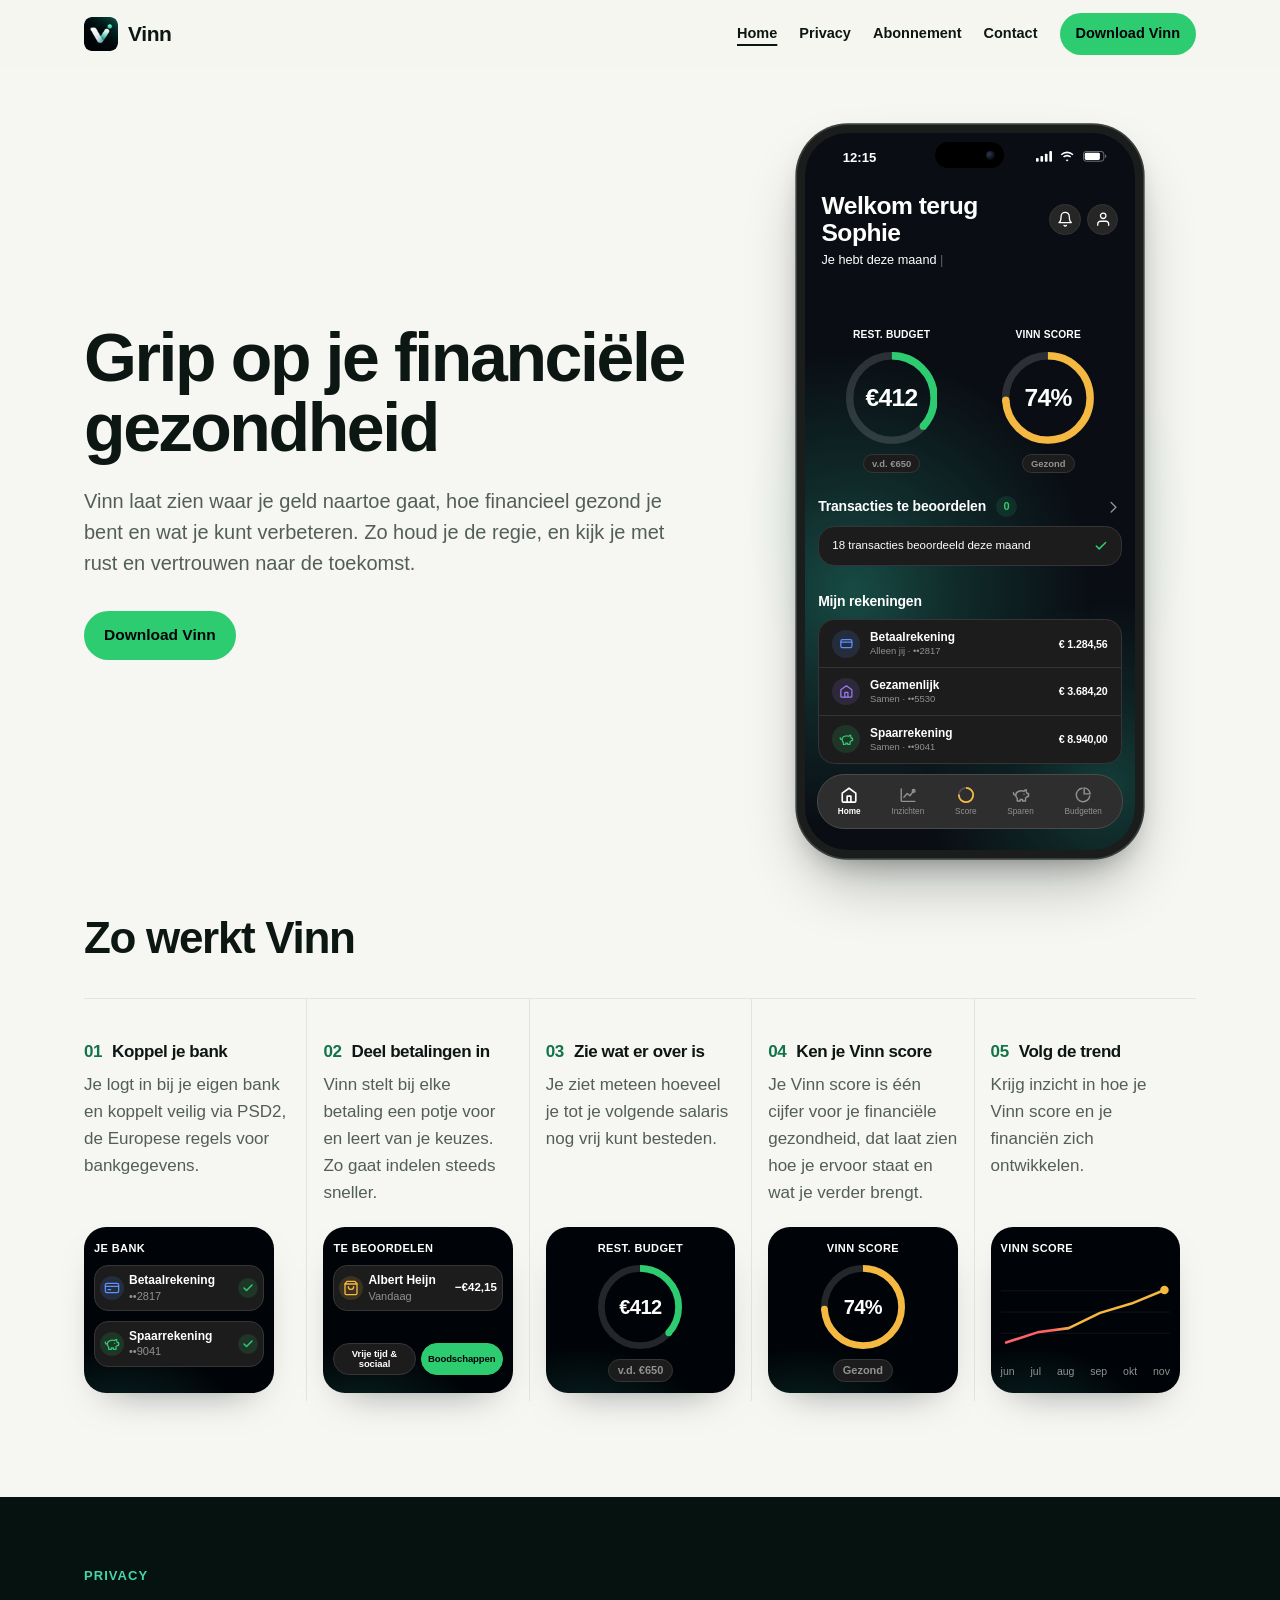
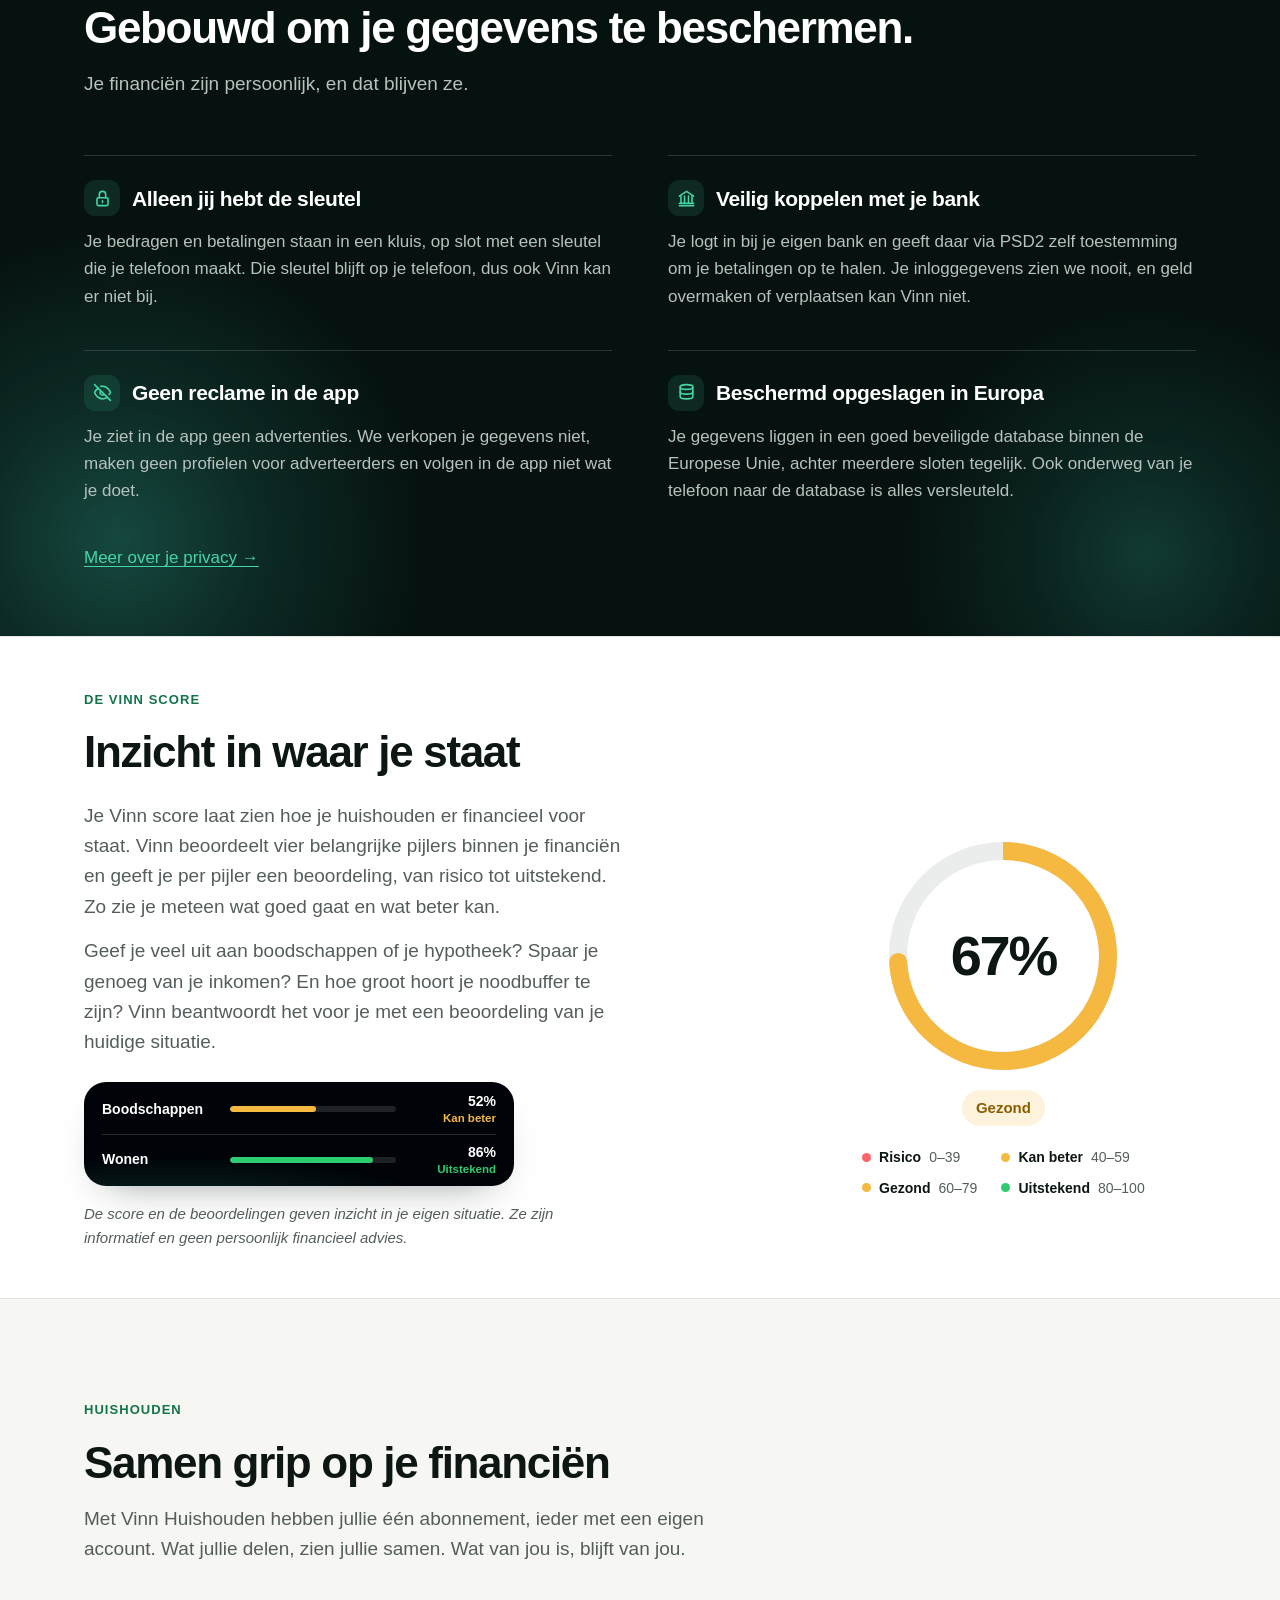
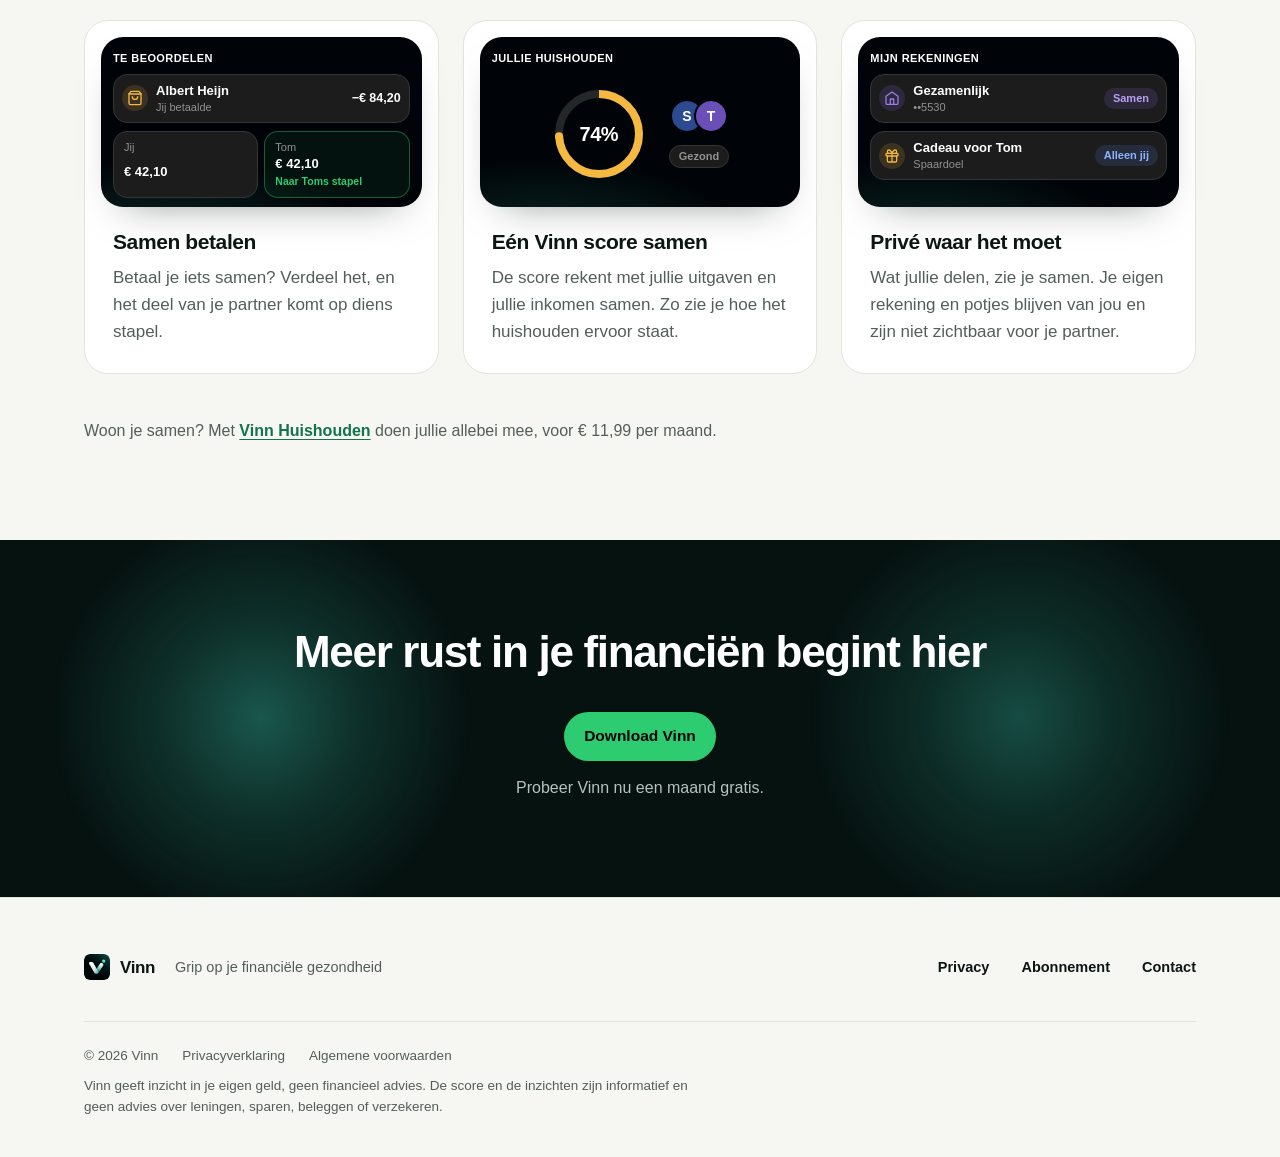
<file: index.html>
<!doctype html>
<html lang="nl">
  <head>
    <meta charset="utf-8" />
    <meta name="viewport" content="width=device-width, initial-scale=1" />
    <title>Vinn – Financiële gezondheid</title>
    <meta
      name="description"
      content="Vinn leest je betalingen in, helpt je ze in te delen en geeft je huishouden een Vinn score van 0 tot 100."
    />
    <meta name="theme-color" content="#f6f6f2" />
    <link rel="icon" href="favicon.ico" sizes="48x48" />
    <link rel="icon" type="image/png" sizes="64x64" href="favicon.png" />
    <link rel="icon" type="image/png" sizes="192x192" href="favicon-rond-192.png" />
    <link rel="apple-touch-icon" href="icon.png" />
    <!-- Vóór de opmaak, zodat de kopbalk op de telefoon meteen goed staat (31-10-2026). -->
    <script>document.documentElement.classList.add('js');</script>
    <link rel="stylesheet" href="style.css?v=20261031zh" />
  </head>
  <body>
    <header class="kop">
      <div class="binnen">
        <a class="merk" href="index.html"><img src="favicon-192.png" alt="" />Vinn</a>
        <nav>
          <a href="index.html" aria-current="page">Home</a>
          <a href="veiligheid.html">Privacy</a>
          <a href="prijs.html">Abonnement</a>
          <a href="support.html">Contact</a>
          <a class="knop groen" href="prijs.html">Download<span class="breed"> Vinn</span></a>
          <button type="button" class="menuknop" aria-label="Menu" aria-expanded="false" aria-controls="uitklapmenu"><span></span><span></span><span></span></button>
        </nav>
      </div>
    </header>

    <main>
      <div class="opening">
        <div class="binnen">
          <div>
            <h1>Grip op je financiële gezondheid</h1>
            <p class="inleiding">
              Vinn laat zien waar je geld naartoe gaat, hoe financieel gezond je bent en wat je
              kunt verbeteren. Zo houd je de regie, en kijk je met rust en vertrouwen naar de
              toekomst.
            </p>
            <div class="knoppen">
              <!-- Naar Abonnement: daar kies je eerst, en opent de knop in de kaart het venster. -->
              <a class="knop groen" href="prijs.html">Download Vinn</a>
            </div>
          </div>

          <div class="toneel">
            <!-- Het startscherm van Vinn, nagemaakt met een verzonnen account. -->
            <div class="telefoon" role="img" aria-label="Het startscherm van Vinn, met voorbeeldbedragen">
              <div class="scherm" aria-hidden="true">
                <span class="gloed een"></span>
                <span class="gloed twee"></span>
                <div class="eiland"></div>
                <div class="statusbalk">
                  <span>12:15</span>
                  <span>
                    <svg viewBox="0 0 18 12"><g fill="#fff"><rect x="0" y="8" width="3" height="4" rx="1"/><rect x="5" y="5.5" width="3" height="6.5" rx="1"/><rect x="10" y="3" width="3" height="9" rx="1"/><rect x="15" y="0" width="3" height="12" rx="1"/></g></svg>
                    <svg viewBox="0 0 16 12"><path d="M8 2.5c2.3 0 4.4.9 6 2.4l1.2-1.3A10.4 10.4 0 0 0 8 .7 10.4 10.4 0 0 0 .8 3.6L2 4.9a8.6 8.6 0 0 1 6-2.4Zm0 3.6c1.3 0 2.5.5 3.4 1.3l1.2-1.3A6.7 6.7 0 0 0 8 4.3a6.7 6.7 0 0 0-4.6 1.8l1.2 1.3c.9-.8 2.1-1.3 3.4-1.3Zm0 3.5c-.6 0-1.2.2-1.6.6L8 11.8l1.6-1.6c-.4-.4-1-.6-1.6-.6Z" fill="#fff"/></svg>
                    <svg viewBox="0 0 27 12"><rect x=".5" y=".5" width="23" height="11" rx="3" fill="none" stroke="#ffffff73"/><rect x="2" y="2" width="17" height="8" rx="1.6" fill="#fff"/><path d="M25 4v4c.8-.3 1.3-1.1 1.3-2S25.8 4.3 25 4Z" fill="#ffffff73"/></svg>
                  </span>
                </div>

                <div class="app">
                  <div class="groet">
                    <h2>Welkom terug Sophie</h2>
                    <div class="rondknop">
                      <svg width="20" height="20" viewBox="0 0 24 24" fill="none" stroke="#fff" stroke-width="1.9" stroke-linecap="round" stroke-linejoin="round"><path d="M18 8a6 6 0 0 0-12 0c0 7-3 9-3 9h18s-3-2-3-9"/><path d="M13.7 21a2 2 0 0 1-3.4 0"/></svg>
                    </div>
                    <div class="rondknop">
                      <svg width="20" height="20" viewBox="0 0 24 24" fill="none" stroke="#fff" stroke-width="1.9" stroke-linecap="round" stroke-linejoin="round"><path d="M20 21v-2a4 4 0 0 0-4-4H8a4 4 0 0 0-4 4v2"/><circle cx="12" cy="7" r="4"/></svg>
                    </div>
                  </div>
                  <p class="groet-sub">
                    Je hebt deze maand nog €412 over van je vrij besteedbaar inkomen. Met 12 dagen
                    tot je nieuwe salaris is dat €34 per dag.
                  </p>

                  <div class="ringen">
                    <div class="ringvak">
                      <span class="kap">Rest. budget</span>
                      <div class="ring">
                        <svg width="112" height="112" viewBox="0 0 112 112"><circle cx="56" cy="56" r="51.5" fill="none" stroke="#ffffff24" stroke-width="9"/><circle cx="56" cy="56" r="51.5" fill="none" stroke="#2ECC71" stroke-width="9" stroke-linecap="butt" stroke-dasharray="118.4 400" transform="rotate(-90 56 56)"/><circle class="tip" cx="56" cy="56" r="51.5" fill="none" stroke="#2ECC71" stroke-width="9" stroke-linecap="round" stroke-dasharray="0 400" stroke-dashoffset="-118.4" transform="rotate(-90 56 56)"/></svg>
                        <span>€412</span>
                      </div>
                      <span class="pil">v.d. €650</span>
                    </div>
                    <div class="ringvak">
                      <span class="kap">Vinn score</span>
                      <div class="ring">
                        <svg width="112" height="112" viewBox="0 0 112 112"><circle cx="56" cy="56" r="51.5" fill="none" stroke="#ffffff24" stroke-width="9"/><circle cx="56" cy="56" r="51.5" fill="none" stroke="#F5B841" stroke-width="9" stroke-linecap="butt" stroke-dasharray="239.5 400" transform="rotate(-90 56 56)"/><circle class="tip" cx="56" cy="56" r="51.5" fill="none" stroke="#F5B841" stroke-width="9" stroke-linecap="round" stroke-dasharray="0 400" stroke-dashoffset="-239.5" transform="rotate(-90 56 56)"/></svg>
                        <span>74%</span>
                      </div>
                      <span class="pil">Gezond</span>
                    </div>
                  </div>

                  <div class="blokkop">
                    Transacties te beoordelen <span class="teller">0</span>
                    <span class="vul"></span>
                    <svg width="20" height="20" viewBox="0 0 24 24" fill="none" stroke="#919191" stroke-width="2" stroke-linecap="round" stroke-linejoin="round"><path d="m9 5 7 7-7 7"/></svg>
                  </div>
                  <div class="appkaart zin">
                    18 transacties beoordeeld deze maand
                    <svg width="17" height="17" viewBox="0 0 24 24" fill="none" stroke="#2ECC71" stroke-width="2.6" stroke-linecap="round" stroke-linejoin="round"><path d="M20 6 9 17l-5-5"/></svg>
                  </div>

                  <div class="blokkop">Mijn rekeningen</div>
                  <div class="appkaart">
                    <div class="rekening">
                      <span class="ico" style="background: #5b92ff24">
                        <svg width="18" height="18" viewBox="0 0 24 24" fill="none" stroke="#5B92FF" stroke-width="2" stroke-linecap="round" stroke-linejoin="round"><rect x="3" y="6" width="18" height="13" rx="2.5"/><path d="M3 10h18"/></svg>
                      </span>
                      <span class="naam">Betaalrekening<small>Alleen jij · ••2817</small></span>
                      <b>€ 1.284,56</b>
                    </div>
                    <div class="rekening">
                      <span class="ico" style="background: #9d7bf024">
                        <svg width="18" height="18" viewBox="0 0 24 24" fill="none" stroke="#9D7BF0" stroke-width="2" stroke-linecap="round" stroke-linejoin="round"><path d="M3 9.5 12 3l9 6.5V20a1.5 1.5 0 0 1-1.5 1.5h-15A1.5 1.5 0 0 1 3 20z"/><path d="M9.5 21.5v-8h5v8"/></svg>
                      </span>
                      <span class="naam">Gezamenlijk<small>Samen · ••5530</small></span>
                      <b>€ 3.684,20</b>
                    </div>
                    <div class="rekening">
                      <span class="ico" style="background: #2ecc7124">
                        <svg width="18" height="18" viewBox="0 0 24 24" fill="none" stroke="#2ECC71" stroke-width="2" stroke-linecap="round" stroke-linejoin="round"><path d="M19 5c-1.5 0-2.8 1.4-3 2-3.5-1.5-11-.3-11 5 0 1.8 0 3 2 4.5V20h4v-2h3v2h4v-4c1-.5 1.7-1 2-2h2v-4h-2c0-1-.5-1.5-1-2V5z"/><path d="M2 9v1c0 1.1.9 2 2 2h1"/></svg>
                      </span>
                      <span class="naam">Spaarrekening<small>Samen · ••9041</small></span>
                      <b>€ 8.940,00</b>
                    </div>
                  </div>
                </div>

                <div class="tabbalk">
                  <span class="tab aan">
                    <svg width="22" height="22" viewBox="0 0 24 24" fill="none" stroke="#fff" stroke-width="2.2" stroke-linecap="round" stroke-linejoin="round"><path d="M3 9.5 12 3l9 6.5V20a1.5 1.5 0 0 1-1.5 1.5h-15A1.5 1.5 0 0 1 3 20z"/><path d="M9.5 21.5v-8h5v8"/></svg>
                    Home
                  </span>
                  <span class="tab">
                    <svg width="22" height="22" viewBox="0 0 24 24" fill="none" stroke="#919191" stroke-width="1.9" stroke-linecap="round" stroke-linejoin="round"><path d="M3 4v15.5a1 1 0 0 0 1 1h17"/><path d="m6.5 15 4.5-5 3.5 3 5-6.5"/><circle cx="19.5" cy="6.5" r="1.8"/></svg>
                    Inzichten
                  </span>
                  <span class="tab">
                    <svg width="22" height="22" viewBox="0 0 24 24"><circle cx="12" cy="12" r="9.5" fill="none" stroke="#919191" stroke-opacity=".35" stroke-width="2.4"/><circle cx="12" cy="12" r="9.5" fill="none" stroke="#F5B841" stroke-width="2.4" stroke-linecap="butt" stroke-dasharray="44.2 100" transform="rotate(-90 12 12)"/><circle class="tip" cx="12" cy="12" r="9.5" fill="none" stroke="#F5B841" stroke-width="2.4" stroke-linecap="round" stroke-dasharray="0 100" stroke-dashoffset="-44.2" transform="rotate(-90 12 12)"/></svg>
                    Score
                  </span>
                  <span class="tab">
                    <svg width="22" height="22" viewBox="0 0 24 24" fill="none" stroke="#919191" stroke-width="1.9" stroke-linecap="round" stroke-linejoin="round"><path d="M19 5c-1.5 0-2.8 1.4-3 2-3.5-1.5-11-.3-11 5 0 1.8 0 3 2 4.5V20h4v-2h3v2h4v-4c1-.5 1.7-1 2-2h2v-4h-2c0-1-.5-1.5-1-2V5z"/><path d="M2 9v1c0 1.1.9 2 2 2h1"/><path d="M16 11h.01"/></svg>
                    Sparen
                  </span>
                  <span class="tab">
                    <svg width="22" height="22" viewBox="0 0 24 24" fill="none" stroke="#919191" stroke-width="1.9" stroke-linecap="round" stroke-linejoin="round"><path d="M21 13.2A9 9 0 1 1 10.8 3"/><path d="M21.5 10.5A9.5 9.5 0 0 0 13.5 2.5v8z"/></svg>
                    Budgetten
                  </span>
                </div>
              </div>
            </div>
          </div>
        </div>
      </div>

      <section id="hoe">
        <div class="binnen">
          <div class="sectiekop">
            <h2>Zo werkt Vinn</h2>
          </div>
          <div class="stappen">
            <div class="stap">
              <h3><span class="nr">01</span>Koppel je bank</h3>
              <p>
                Je logt in bij je eigen bank en koppelt veilig via PSD2, de Europese regels voor
                bankgegevens.
              </p>
              <!-- Nagemaakt stukje van het koppelen: twee rekeningen die binnenkomen. -->
              <div class="mini" aria-hidden="true">
                <span class="mini-kop">Je bank</span>
                <div class="mini-betaling">
                  <span class="mini-ico" style="background: #5b92ff24"><svg width="16" height="16" viewBox="0 0 24 24" fill="none" stroke="#5B92FF" stroke-width="1.9" stroke-linecap="round" stroke-linejoin="round"><rect x="2" y="5" width="20" height="14" rx="2.5" /><path d="M2 9.5h20M6 14.5h4" /></svg></span>
                  <span class="mini-naam">Betaalrekening<small>••2817</small></span>
                  <span class="mini-status" title="Gekoppeld"><svg width="12" height="12" viewBox="0 0 24 24" fill="none" stroke="#2ECC71" stroke-width="3" stroke-linecap="round" stroke-linejoin="round"><path d="M20 6 9 17l-5-5" /></svg></span>
                </div>
                <div class="mini-betaling">
                  <span class="mini-ico" style="background: #2ecc7124"><svg width="16" height="16" viewBox="0 0 24 24" fill="none" stroke="#2ECC71" stroke-width="1.9" stroke-linecap="round" stroke-linejoin="round"><path d="M19 5c-1.5 0-2.8 1.4-3 2-3.5-1.5-11-.3-11 5 0 1.8 0 3 2 4.5V20h4v-2h3v2h4v-4c1-.5 1.7-1 2-2h2v-4h-2c0-1-.5-1.5-1-2V5z" /><path d="M2 9v1c0 1.1.9 2 2 2h1M16 11h.01" /></svg></span>
                  <span class="mini-naam">Spaarrekening<small>••9041</small></span>
                  <span class="mini-status" title="Gekoppeld"><svg width="12" height="12" viewBox="0 0 24 24" fill="none" stroke="#2ECC71" stroke-width="3" stroke-linecap="round" stroke-linejoin="round"><path d="M20 6 9 17l-5-5" /></svg></span>
                </div>
              </div>
            </div>
            <div class="stap">
              <h3><span class="nr">02</span>Deel betalingen in</h3>
              <p>
                Vinn stelt bij elke betaling een potje voor en leert van je keuzes. Zo gaat indelen
                steeds sneller.
              </p>
              <!-- Nagemaakt stukje van het beoordelen: een betaling met het voorgestelde potje. -->
              <div class="mini" aria-hidden="true">
                <span class="mini-kop">Te beoordelen</span>
                <div class="mini-betaling">
                  <span class="mini-ico" style="background: #f5b84124">
                    <svg width="16" height="16" viewBox="0 0 24 24" fill="none" stroke="#F5B841" stroke-width="2" stroke-linecap="round" stroke-linejoin="round"><path d="M6 2 3 6v14a2 2 0 0 0 2 2h14a2 2 0 0 0 2-2V6l-3-4z" /><path d="M3 6h18M16 10a4 4 0 0 1-8 0" /></svg>
                  </span>
                  <span class="mini-naam">Albert Heijn<small>Vandaag</small></span>
                  <b>−€42,15</b>
                </div>
                <div class="mini-potjes">
                  <span>Vrije tijd &amp; sociaal</span>
                  <span class="gekozen">Boodschappen</span>
                </div>
              </div>
            </div>
            <div class="stap">
              <h3><span class="nr">03</span>Zie wat er over is</h3>
              <p>
                Je ziet meteen hoeveel je tot je volgende salaris nog vrij kunt besteden.
              </p>
              <!-- Nagemaakt stukje van Home: het rondje met wat er deze maand over is. -->
              <div class="mini mini-midden" aria-hidden="true">
                <span class="mini-kop">Rest. budget</span>
                <div class="mini-ring">
                  <svg width="96" height="96" viewBox="0 0 112 112"><circle cx="56" cy="56" r="51.5" fill="none" stroke="#ffffff24" stroke-width="9" /><circle cx="56" cy="56" r="51.5" fill="none" stroke="#2ECC71" stroke-width="9" stroke-linecap="butt" stroke-dasharray="118.4 400" transform="rotate(-90 56 56)" /><circle class="tip" cx="56" cy="56" r="51.5" fill="none" stroke="#2ECC71" stroke-width="9" stroke-linecap="round" stroke-dasharray="0 400" stroke-dashoffset="-118.4" transform="rotate(-90 56 56)" /></svg>
                  <span>€412</span>
                </div>
                <span class="mini-pil">v.d. €650</span>
              </div>
            </div>
            <div class="stap">
              <h3><span class="nr">04</span>Ken je Vinn score</h3>
              <p>
                Je Vinn score is één cijfer voor je financiële gezondheid, dat laat zien hoe je
                ervoor staat en wat je verder brengt.
              </p>
              <!-- Nagemaakt stukje van Home: het rondje met de Vinn score. -->
              <div class="mini mini-midden" aria-hidden="true">
                <span class="mini-kop">Vinn score</span>
                <div class="mini-ring">
                  <svg width="96" height="96" viewBox="0 0 112 112"><circle cx="56" cy="56" r="51.5" fill="none" stroke="#ffffff24" stroke-width="9" /><circle cx="56" cy="56" r="51.5" fill="none" stroke="#F5B841" stroke-width="9" stroke-linecap="butt" stroke-dasharray="239.5 400" transform="rotate(-90 56 56)" /><circle class="tip" cx="56" cy="56" r="51.5" fill="none" stroke="#F5B841" stroke-width="9" stroke-linecap="round" stroke-dasharray="0 400" stroke-dashoffset="-239.5" transform="rotate(-90 56 56)" /></svg>
                  <span>74%</span>
                </div>
                <span class="mini-pil">Gezond</span>
              </div>
            </div>
            <div class="stap">
              <h3><span class="nr">05</span>Volg de trend</h3>
              <p>
                Krijg inzicht in hoe je Vinn score en je financiën zich ontwikkelen.
              </p>
              <!-- Nagemaakt stukje van Inzichten: de score die maand na maand stijgt. -->
              <div class="mini" aria-hidden="true">
                <span class="mini-kop">Vinn score</span>
                <svg class="mini-lijn" viewBox="0 0 200 100" aria-hidden="true">
                  <!-- Rood (onder de 40) in juni en juli, vanaf augustus geel, zoals de kleuren van de score in de app. -->
                  <defs>
                    <linearGradient id="scorelijn" gradientUnits="userSpaceOnUse" x1="0" y1="0" x2="200" y2="0">
                      <stop offset="0" stop-color="#FF6369" />
                      <stop offset="0.3" stop-color="#FF6369" />
                      <stop offset="0.42" stop-color="#F5B841" />
                      <stop offset="1" stop-color="#F5B841" />
                    </linearGradient>
                  </defs>
                  <path d="M0 25H200M0 50H200M0 75H200" stroke="#ffffff14" stroke-width="1" />
                  <path d="M6 86 L43 74 L80 69 L117 51 L154 40 L193 24" fill="none" stroke="url(#scorelijn)" stroke-width="3" stroke-linecap="round" stroke-linejoin="round" />
                  <circle class="knipper" cx="193" cy="24" r="5" fill="#F5B841" />
                </svg>
                <div class="mini-maanden"><span>jun</span><span>jul</span><span>aug</span><span>sep</span><span>okt</span><span>nov</span></div>
              </div>
            </div>
          </div>
        </div>
      </section>

      <section class="donker" id="privacy">
        <span class="gloed band-een" aria-hidden="true"></span>
        <span class="gloed band-twee" aria-hidden="true"></span>
        <div class="binnen">
          <div class="sectiekop">
            <span class="label">Privacy</span>
            <h2>Gebouwd om je gegevens te beschermen.</h2>
            <p>Je financiën zijn persoonlijk, en dat blijven ze.</p>
          </div>
          <div class="beloftes">
            <div>
              <span class="icoon" aria-hidden="true"><svg width="22" height="22" viewBox="0 0 24 24" fill="none" stroke="currentColor" stroke-width="2" stroke-linecap="round" stroke-linejoin="round"><rect x="5" y="11" width="14" height="10" rx="2" /><path d="M8 11V7a4 4 0 0 1 8 0v4" /><path d="M12 15v2" /></svg></span>
              <h3>Alleen jij hebt de sleutel</h3>
              <p>
                Je bedragen en betalingen staan in een kluis, op slot met een sleutel die je
                telefoon maakt. Die sleutel blijft op je telefoon, dus ook Vinn kan er niet bij.
              </p>
              <p class="kort">Vinn kan je gegevens niet inzien.</p>
            </div>
            <div>
              <span class="icoon" aria-hidden="true"><svg width="22" height="22" viewBox="0 0 24 24" fill="none" stroke="currentColor" stroke-width="2" stroke-linecap="round" stroke-linejoin="round"><path d="m3 9 9-6 9 6" /><path d="M5 9v9M9.5 9v9M14.5 9v9M19 9v9" /><path d="M3 21h18M3 18h18" /></svg></span>
              <h3>Veilig koppelen met je bank</h3>
              <p>
                Je logt in bij je eigen bank en geeft daar via PSD2 zelf toestemming om je betalingen
                op te halen. Je inloggegevens zien we nooit, en geld overmaken of verplaatsen kan Vinn
                niet.
              </p>
              <p class="kort">Je logt in bij je eigen bank.</p>
            </div>
            <div>
              <span class="icoon" aria-hidden="true"><svg width="22" height="22" viewBox="0 0 24 24" fill="none" stroke="currentColor" stroke-width="2" stroke-linecap="round" stroke-linejoin="round"><path d="M9.9 4.24A9 9 0 0 1 12 4c7 0 10 8 10 8a13 13 0 0 1-1.67 2.68M6.61 6.61A13.5 13.5 0 0 0 2 12s3 8 10 8a9.7 9.7 0 0 0 5.39-1.61" /><path d="M14.12 14.12a3 3 0 1 1-4.24-4.24M2 2l20 20" /></svg></span>
              <h3>Geen reclame in de app</h3>
              <p>
                Je ziet in de app geen advertenties. We verkopen je gegevens niet, maken geen
                profielen voor adverteerders en volgen in de app niet wat je doet.
              </p>
              <p class="kort">We verkopen je gegevens niet.</p>
            </div>
            <div>
              <span class="icoon" aria-hidden="true"><svg width="22" height="22" viewBox="0 0 24 24" fill="none" stroke="currentColor" stroke-width="2" stroke-linecap="round" stroke-linejoin="round"><ellipse cx="12" cy="5" rx="8" ry="3" /><path d="M4 5v6c0 1.66 3.58 3 8 3s8-1.34 8-3V5" /><path d="M4 11v6c0 1.66 3.58 3 8 3s8-1.34 8-3v-6" /></svg></span>
              <h3>Beschermd <span class="niet-mobiel">opgeslagen </span>in Europa</h3>
              <p>
                Je gegevens liggen in een goed beveiligde database binnen de Europese Unie, achter
                meerdere sloten tegelijk. Ook onderweg van je telefoon naar de database is alles
                versleuteld.
              </p>
              <p class="kort">Versleuteld, achter meerdere sloten.</p>
            </div>
          </div>
          <p style="margin: 40px 0 0">
            <a href="veiligheid.html">Meer over je privacy →</a>
          </p>
        </div>
      </section>

      <section class="score" id="score">
        <div class="binnen tweeluik">
          <div class="sectiekop">
            <span class="label">De Vinn score</span>
            <h2>Inzicht in waar je staat</h2>
            <p class="kort">
              Je Vinn score laat zien hoe je huishouden er financieel voor staat. Vinn
              beoordeelt vier pijlers, van risico tot uitstekend.
            </p>
            <p class="lang">
              Je Vinn score laat zien hoe je huishouden er financieel voor staat. Vinn
              beoordeelt vier belangrijke pijlers binnen je financiën en geeft je per pijler een
              beoordeling, van risico tot uitstekend. Zo zie je meteen wat goed gaat en wat beter
              kan.
            </p>
            <p class="lang">
              Geef je veel uit aan boodschappen of je hypotheek? Spaar je genoeg van je inkomen?
              En hoe groot hoort je noodbuffer te zijn? Vinn beantwoordt het voor je met een beoordeling
              van je huidige situatie.
            </p>
            <!-- Nagemaakt stukje van de app: twee uitgavenposten met hun eigen beoordeling. -->
            <div class="mini beoordeelkaart" aria-hidden="true">
              <div class="beoordeling">
                <span class="beoordeling-naam">Boodschappen</span>
                <span class="beoordeling-balk"><em style="width: 52%; background: #F5B841"></em></span>
                <span class="beoordeling-cijfer"><b>52%</b><small style="color: #F5B841">Kan beter</small></span>
              </div>
              <div class="beoordeling">
                <span class="beoordeling-naam">Wonen</span>
                <span class="beoordeling-balk"><em style="width: 86%; background: #2ECC71"></em></span>
                <span class="beoordeling-cijfer"><b>86%</b><small style="color: #2ECC71">Uitstekend</small></span>
              </div>
            </div>
            <p class="kanttekening kort">
              De score is informatief en geen persoonlijk financieel advies.
            </p>
            <p class="kanttekening lang">
              De score en de beoordelingen geven inzicht in je eigen situatie. Ze zijn informatief
              en geen persoonlijk financieel advies.
            </p>
          </div>
          <div class="schaal" role="img" aria-label="Een score van 74 van de 100: gezond">
            <div class="scorering">
              <svg viewBox="0 0 240 240" aria-hidden="true">
                <circle class="spoor" cx="120" cy="120" r="105" />
                <circle class="boog" cx="120" cy="120" r="105" transform="rotate(-90 120 120)" />
                <circle class="boog tip" cx="120" cy="120" r="105" transform="rotate(-90 120 120)" />
              </svg>
              <span class="ringgetal"><b>74</b>%</span>
            </div>
            <span class="ringlabel">Gezond</span>
            <ul class="banden" aria-label="Wat de score betekent">
              <li><i style="background: var(--rood)"></i>Risico <span>0–39</span></li>
              <li><i style="background: var(--amber)"></i>Kan beter <span>40–59</span></li>
              <li><i style="background: var(--amber)"></i>Gezond <span>60–79</span></li>
              <li><i style="background: var(--groen-licht)"></i>Uitstekend <span>80–100</span></li>
            </ul>
          </div>
        </div>
      </section>

      <section id="samen">
        <div class="binnen">
          <div class="sectiekop">
            <span class="label">Huishouden</span>
            <h2>Samen grip op je financiën</h2>
            <p>
              Met Vinn Huishouden hebben jullie één abonnement, ieder met een eigen account.<span class="niet-mobiel"> Wat
              jullie delen, zien jullie samen. Wat van jou is, blijft van jou.</span>
            </p>
          </div>
          <div class="samen-raster">
            <div class="zij met-mini">
              <!-- Nagemaakt: een betaling die je deels voor je partner deed. -->
              <div class="mini" aria-hidden="true">
                <span class="mini-kop">Te beoordelen</span>
                  <div class="mini-betaling">
                    <span class="mini-ico" style="background: #f5b84124"><svg width="16" height="16" viewBox="0 0 24 24" fill="none" stroke="#F5B841" stroke-width="2" stroke-linecap="round" stroke-linejoin="round"><path d="M6 2 3 6v14a2 2 0 0 0 2 2h14a2 2 0 0 0 2-2V6l-3-4z" /><path d="M3 6h18M16 10a4 4 0 0 1-8 0" /></svg></span>
                    <span class="mini-naam">Albert Heijn<small>Jij betaalde</small></span>
                    <b>−€ 84,20</b>
                  </div>
                <div class="verdeling">
                  <span><i>Jij</i><b>€ 42,10</b></span>
                  <span class="ander"><i>Tom</i><b>€ 42,10</b><small>Naar Toms stapel</small></span>
                </div>
              </div>
              <h3>Samen betalen</h3>
              <p>
                Betaal je iets samen? Verdeel het, en het deel van je partner komt op diens stapel.
              </p>
            </div>
            <div class="zij met-mini">
              <!-- Nagemaakt: de score van het huishouden, met de maanden en het inkomen van allebei. -->
              <div class="mini samenscore" aria-hidden="true">
                <span class="mini-kop">Jullie huishouden</span>
                <div class="samenscore-rij">
                  <div class="mini-ring">
                    <svg width="96" height="96" viewBox="0 0 96 96"><circle cx="48" cy="48" r="40" fill="none" stroke="#ffffff24" stroke-width="8" /><circle cx="48" cy="48" r="40" fill="none" stroke="#F5B841" stroke-width="8" stroke-linecap="butt" stroke-dasharray="186.0 251.3" transform="rotate(-90 48 48)" /><circle cx="48" cy="48" r="40" fill="none" stroke="#F5B841" stroke-width="8" stroke-linecap="round" stroke-dasharray="0 251.3" stroke-dashoffset="-186.0" transform="rotate(-90 48 48)" /></svg>
                    <span>74%</span>
                  </div>
                  <div class="samenscore-rechts">
                    <div class="avatars"><span>S</span><span>T</span></div>
                    <span class="mini-pil">Gezond</span>
                  </div>
                </div>
              </div>
              <h3>Eén Vinn score samen</h3>
              <p>
                De score rekent met jullie uitgaven en jullie inkomen samen. Zo zie je hoe het
                huishouden ervoor staat.
              </p>
            </div>
            <div class="zij met-mini">
              <!-- Nagemaakt: wat gedeeld is en wat van jou alleen. -->
              <div class="mini" aria-hidden="true">
                <span class="mini-kop">Mijn rekeningen</span>
                  <div class="mini-betaling">
                    <span class="mini-ico" style="background: #9d7bf024"><svg width="16" height="16" viewBox="0 0 24 24" fill="none" stroke="#9D7BF0" stroke-width="1.9" stroke-linecap="round" stroke-linejoin="round"><path d="M3 9.5 12 3l9 6.5V20a1.5 1.5 0 0 1-1.5 1.5h-15A1.5 1.5 0 0 1 3 20z" /><path d="M9.5 21.5v-8h5v8" /></svg></span>
                    <span class="mini-naam">Gezamenlijk<small>••5530</small></span>
                    <span class="deeltag samen">Samen</span>
                  </div>
                  <div class="mini-betaling">
                    <span class="mini-ico" style="background: #f5b84124"><svg width="16" height="16" viewBox="0 0 24 24" fill="none" stroke="#F5B841" stroke-width="1.9" stroke-linecap="round" stroke-linejoin="round"><rect x="3" y="8" width="18" height="4" rx="1" /><path d="M12 8v13M19 12v7a2 2 0 0 1-2 2H7a2 2 0 0 1-2-2v-7M7.5 8a2.5 2.5 0 0 1 0-5C10 3 12 8 12 8s2-5 4.5-5a2.5 2.5 0 0 1 0 5" /></svg></span>
                    <span class="mini-naam">Cadeau voor Tom<small>Spaardoel</small></span>
                    <span class="deeltag alleen">Alleen jij</span>
                  </div>
              </div>
              <h3>Privé waar het moet</h3>
              <p>
                Wat jullie delen, zie je samen. Je eigen rekening en potjes blijven van jou en zijn
                niet zichtbaar voor je partner.
              </p>
            </div>
          </div>
          <p class="verder">
            Woon je samen? Met <a href="prijs.html?abonnement=huishouden">Vinn Huishouden</a> doen jullie allebei mee,
            voor € 11,99 per maand.
          </p>
        </div>
      </section>

      <!-- Afsluiting: wie tot hier las, kan meteen beginnen. -->
      <section class="slot donker">
        <span class="gloed band-een" aria-hidden="true"></span>
        <span class="gloed band-twee" aria-hidden="true"></span>
        <div class="binnen">
          <h2>Meer rust in je financiën begint hier</h2>
          <a class="knop groen" href="prijs.html">Download Vinn</a>
          <p class="onder-knop">Probeer Vinn nu een maand gratis.</p>
        </div>
      </section>

    </main>

    <footer class="voet">
      <div class="binnen voet-boven">
        <div class="voet-merk">
          <span class="merk"><img src="favicon-192.png" alt="" />Vinn</span>
          <span>Grip op je financiële gezondheid</span>
          <!-- Zodra de app in de App Store staat: hier de officiële knop "Download in de App
               Store" van Apple, met de link naar Vinn. -->
        </div>
        <nav aria-label="Voet">
          <a href="veiligheid.html">Privacy</a>
          <a href="prijs.html">Abonnement</a>
          <a href="support.html">Contact</a>
        </nav>
      </div>
      <div class="binnen voet-onder">
        <div class="voet-gegevens">
          <span>© 2026 Vinn</span>
          <!-- Wettelijk verplicht zodra Vinn bij de KvK staat ingeschreven: de bedrijfsnaam, het
               KvK-nummer en de vestigingsplaats (en het btw-nummer). Vervangen vóór de livegang. -->
          <a href="privacy.html">Privacyverklaring</a>
          <a href="voorwaarden.html">Algemene voorwaarden</a>
          <a href="#" data-cookie-instellingen>Cookie-instellingen</a>
        </div>
        <p class="voetnoot">
          Vinn geeft inzicht in je eigen geld, geen financieel advies. De score en de inzichten
          zijn informatief en geen advies over leningen, sparen, beleggen of verzekeren.
        </p>
      </div>
    </footer>


    <script>
      // De telefoon bovenaan gaat open zoals de app: de begroeting typt zich uit, en de twee
      // rondjes lopen vol. De snelheden van de app (TypedText: 30 ms per teken, de tweede regel
      // na de eerste plus 280 ms; ProgressRing: 900 ms, ease-out). De tweede regel staat in de
      // app op 17 ms, maar op een telefoon kost elke stap meer dan dat; 30 ms ziet er hetzelfde
      // uit (Wouter, 26-10-2026: "minder snel, zelfde snelheid als de app"). De rest van
      // de regel staat er al onzichtbaar, zodat er niets verspringt terwijl hij typt.
      const app = document.querySelector('.telefoon .app');
      if (app && !matchMedia('(prefers-reduced-motion: reduce)').matches) {
        // Op het ritme van het scherm (requestAnimationFrame) en niet met een timer per teken
        // (31-10-2026, Wouter: "niet helemaal soepel"). Een rij timers loopt op een telefoon uit:
        // gemeten met een vertraagde processor gemiddeld 38 in plaats van 30 ms per teken, en
        // soms een gat van bijna 300 ms. Nu rekent elk beeld uit hoeveel tekens er op dit moment
        // horen te staan, en wordt de tekst alleen aangeraakt als dat aantal verandert.
        const typ = (el, snelheid, wacht) => {
          const tekst = el.textContent.replace(/\s+/g, ' ').trim();
          el.innerHTML = '<span></span><span class="cursor">|</span><span class="nog"></span>';
          const [klaar, cursor, nog] = el.children;
          nog.textContent = tekst;
          cursor.hidden = true;
          let getoond = 0;
          let start = null;
          const beeld = (nu) => {
            if (start === null) start = nu + wacht;
            const n = Math.max(0, Math.min(tekst.length, Math.floor((nu - start) / snelheid) + 1));
            if (n !== getoond) {
              getoond = n;
              klaar.textContent = tekst.slice(0, n);
              nog.textContent = tekst.slice(n);
              cursor.hidden = n === 0 || n >= tekst.length;
            }
            if (n < tekst.length) requestAnimationFrame(beeld);
          };
          requestAnimationFrame(beeld);
        };
        const kop = app.querySelector('.groet h2');
        const sub = app.querySelector('.groet-sub');
        const begin = 450;
        if (kop) typ(kop, 30, begin);
        if (sub && kop) typ(sub, 30, begin + kop.textContent.trim().length * 30 + 280);

        const bogen = [...app.querySelectorAll('.ring circle[stroke-dasharray]:not(.tip)')];
        const tips = bogen.map((boog) => boog.nextElementSibling);
        const doelen = bogen.map((boog) => parseFloat(boog.getAttribute('stroke-dasharray')));
        [...bogen, ...tips].forEach((boog) => (boog.style.opacity = '0'));
        setTimeout(() => {
          const start = performance.now();
          const teken = (nu) => {
            // Het tijdstempel van het eerste beeld kan net vóór \`start\` liggen; een negatieve
            // waarde gaf een ongeldige streep, en dan tekent de browser een vol rondje.
            const t = Math.min(Math.max((nu - start) / 900, 0), 1);
            const v = 1 - Math.pow(1 - t, 3);
            bogen.forEach((boog, i) => {
              const lengte = (doelen[i] * v).toFixed(1);
              boog.style.opacity = '1';
              boog.setAttribute('stroke-dasharray', `${lengte} 400`);
              tips[i].style.opacity = '1';
              tips[i].setAttribute('stroke-dashoffset', `-${lengte}`);
            });
            if (t < 1) requestAnimationFrame(teken);
          };
          requestAnimationFrame(teken);
        }, begin);
      }

      // De scorering draait van 0 naar 74% zodra hij in beeld komt. Zonder script, of met
      // "beweging verminderen", staat hij meteen op 74%.
      const schaal = document.querySelector('.schaal');
      const getal = schaal && schaal.querySelector('.ringgetal b');
      const rustig = matchMedia('(prefers-reduced-motion: reduce)').matches;
      if (schaal && getal && 'IntersectionObserver' in window && !rustig) {
        const doel = 74;
        const duur = 1600;
        schaal.classList.add('wacht');
        getal.textContent = '0';
        const kijker = new IntersectionObserver(
          (items) => {
            if (!items.some((item) => item.isIntersecting)) return;
            kijker.disconnect();
            requestAnimationFrame(() => schaal.classList.remove('wacht'));
            const start = performance.now();
            const stap = (nu) => {
              const t = Math.min(1, (nu - start) / duur);
              const zacht = 1 - Math.pow(1 - t, 3);
              getal.textContent = String(Math.round(doel * zacht));
              if (t < 1) requestAnimationFrame(stap);
            };
            requestAnimationFrame(stap);
          },
          { threshold: 0.5 },
        );
        kijker.observe(schaal);
      }

      const kop = document.querySelector('.kop');
      const zet = () => kop.classList.toggle('gescrold', window.scrollY > 8);
      addEventListener('scroll', zet, { passive: true });
      zet();

      // Elke pagina begint bovenaan, ook als de browser of het voorbeeld de vorige plek onthoudt
      // (Wouter, 27-10-2026). scrollIntoView schuift ook een omringend venster mee.
      if ('scrollRestoration' in history) history.scrollRestoration = 'manual';
      addEventListener('pageshow', () => {
        if (!location.hash) document.documentElement.scrollIntoView({ block: 'start', behavior: 'instant' });
      });
    </script>
    <script src="veeg.js?v=20261031m"></script>
    <script src="menu.js?v=20261031o"></script>
    <script src="cookies.js"></script>
    <!-- Bezoekers tellen zonder cookies en zonder IP-adressen (GoatCounter, 28-10-2026). -->
    <script data-goatcounter="https://meetvinn.goatcounter.com/count" async src="https://gc.zgo.at/count.js"></script>
  </body>
</html>
</file>
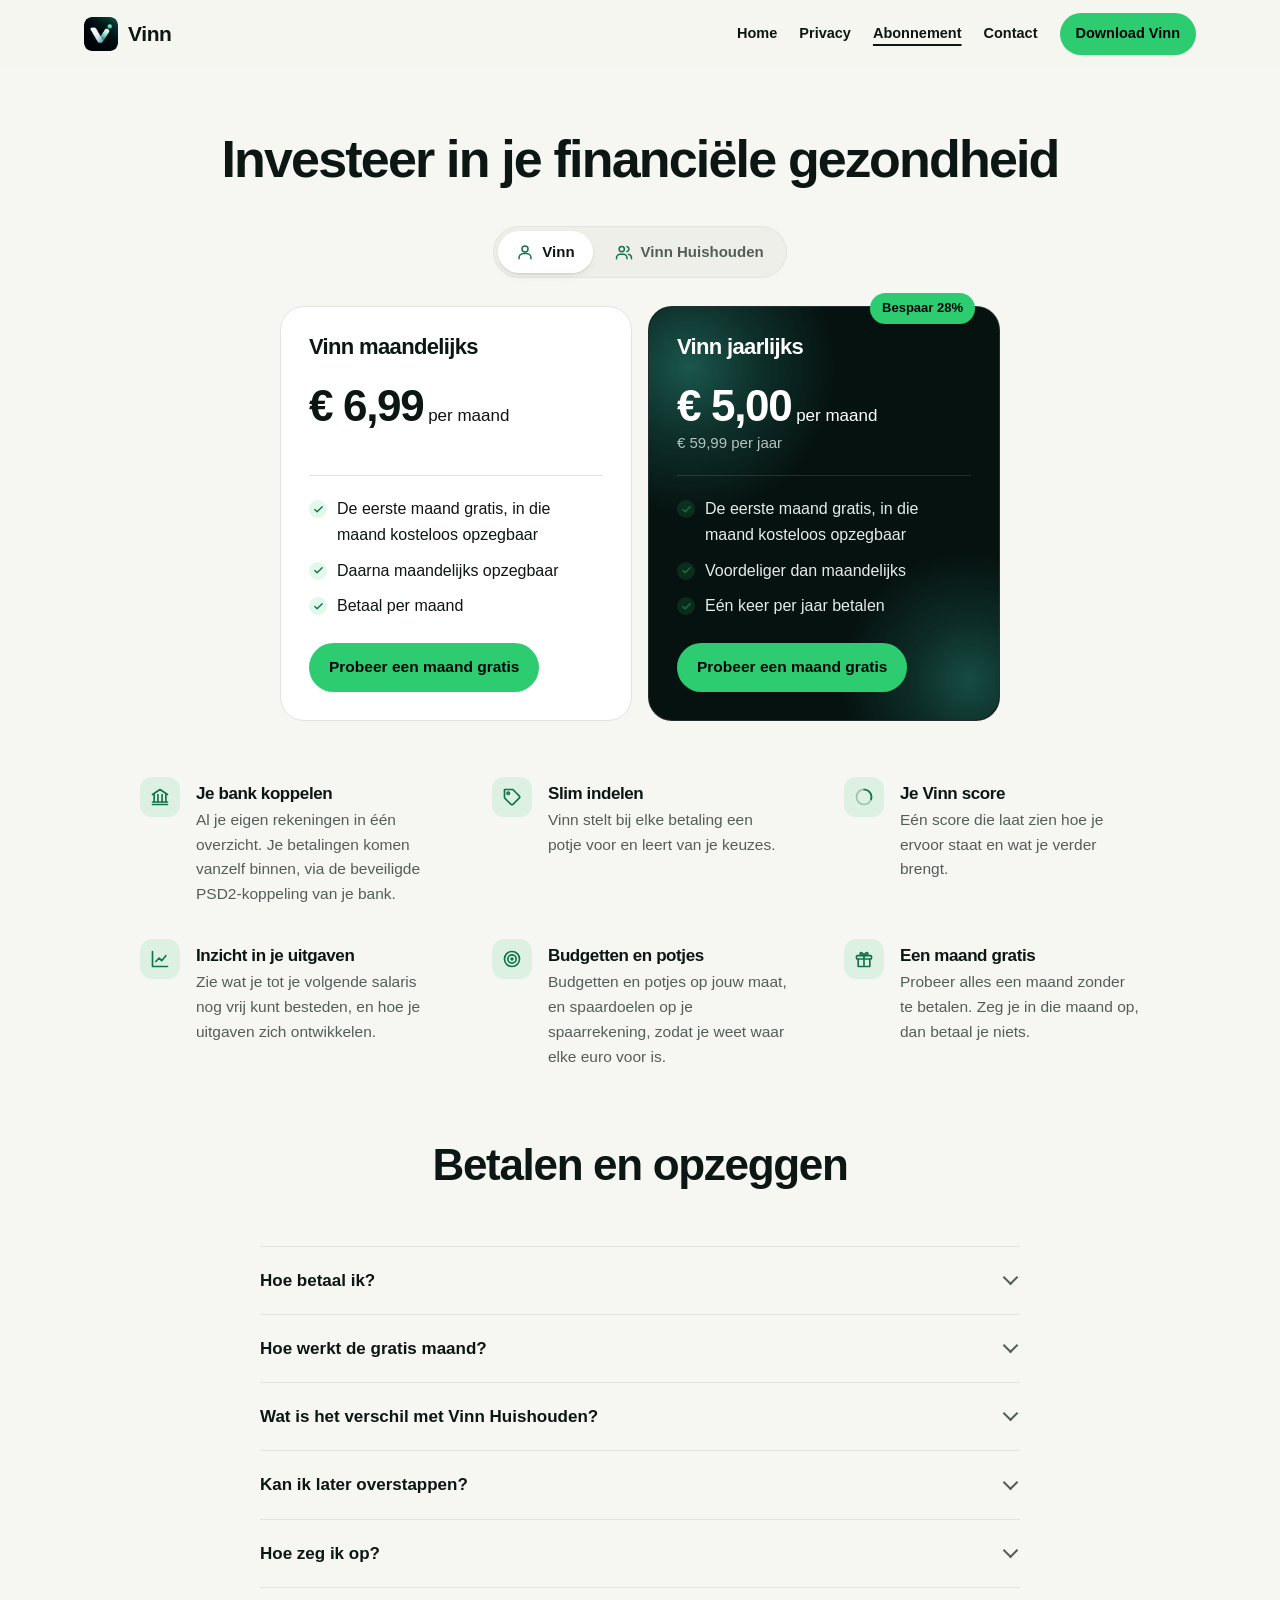
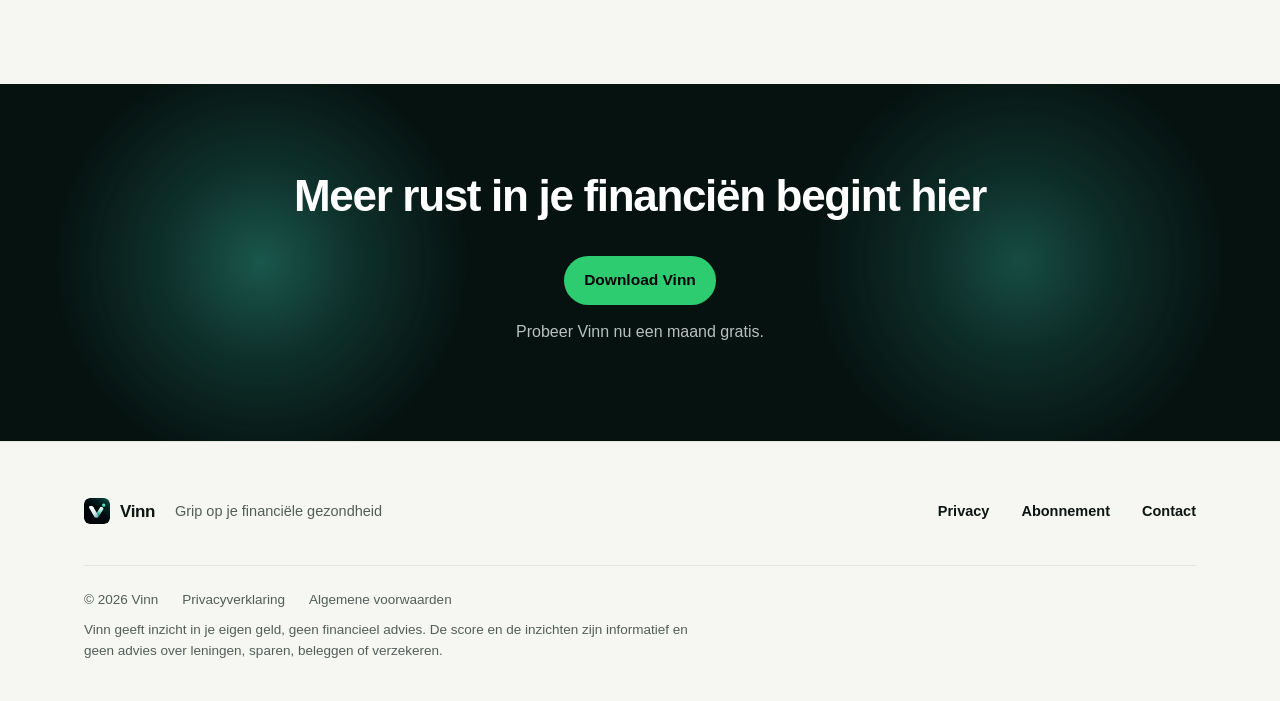
<file: prijs.html>
<!doctype html>
<html lang="nl">
  <head>
    <meta charset="utf-8" />
    <meta name="viewport" content="width=device-width, initial-scale=1" />
    <title>Abonnement bij Vinn</title>
    <meta name="description" content="Wat Vinn kost en wat je ervoor krijgt." />
    <meta name="theme-color" content="#f6f6f2" />
    <link rel="icon" href="favicon.ico" sizes="48x48" />
    <link rel="icon" type="image/png" sizes="64x64" href="favicon.png" />
    <link rel="icon" type="image/png" sizes="192x192" href="favicon-rond-192.png" />
    <link rel="apple-touch-icon" href="icon.png" />
    <!-- Vóór de opmaak, zodat de kopbalk op de telefoon meteen goed staat (31-10-2026). -->
    <script>document.documentElement.classList.add('js');</script>
    <link rel="stylesheet" href="style.css?v=20261031zh" />
  </head>
  <body>
    <header class="kop">
      <div class="binnen">
        <a class="merk" href="index.html"><img src="favicon-192.png" alt="" />Vinn</a>
        <nav>
          <a href="index.html">Home</a>
          <a href="veiligheid.html">Privacy</a>
          <a href="prijs.html" aria-current="page">Abonnement</a>
          <a href="support.html">Contact</a>
          <a class="knop groen" href="prijs.html">Download<span class="breed"> Vinn</span></a>
          <button type="button" class="menuknop" aria-label="Menu" aria-expanded="false" aria-controls="uitklapmenu"><span></span><span></span><span></span></button>
        </nav>
      </div>
    </header>

    <main class="prijs-pagina">
      <section class="prijs-keuze">
        <div class="binnen">
          <h1 class="prijs-titel">Investeer in je financiële gezondheid</h1>
          <!-- Kies het abonnement; per maand en per jaar staan altijd naast elkaar, zodat je ziet
               wat een jaar scheelt (Wouter, 27-10-2026). -->
          <div class="periode" role="group" aria-label="Abonnement">
            <button type="button" data-product="vinn" aria-pressed="true"><span class="poppetje" aria-hidden="true"><svg width="18" height="18" viewBox="0 0 24 24" fill="none" stroke="currentColor" stroke-width="2" stroke-linecap="round" stroke-linejoin="round"><circle cx="12" cy="8" r="4" /><path d="M4 21v-1a6 6 0 0 1 6-6h4a6 6 0 0 1 6 6v1" /></svg></span>Vinn</button>
            <button type="button" data-product="huishouden" aria-pressed="false"><span class="poppetje" aria-hidden="true"><svg width="18" height="18" viewBox="0 0 24 24" fill="none" stroke="currentColor" stroke-width="2" stroke-linecap="round" stroke-linejoin="round"><circle cx="9" cy="8" r="3.5" /><path d="M2 21v-1a5 5 0 0 1 5-5h4a5 5 0 0 1 5 5v1" /><path d="M16 4.6a3.5 3.5 0 0 1 0 6.8M18 15a5 5 0 0 1 4 5v1" /></svg></span>Vinn Huishouden</button>
          </div>

          <div class="prijs-kaarten" data-product="vinn">
            <div class="prijskaart" data-periode="maandelijks" data-vinn="€ 6,99 per maand" data-huishouden="€ 11,99 per maand">
              <div class="prijskop">
                <h2><span class="vinn">Vinn</span><span class="huishouden">Vinn Huishouden</span> maandelijks</h2>
              </div>
              <p class="bedrag">
                <span class="vinn"><b>€ 6,99</b> per maand</span>
                <span class="huishouden"><b>€ 11,99</b> per maand</span>
              </p>
              <!-- Lege regel waar bij Jaarlijks de jaarprijs staat, zodat de punten in beide kaarten
                   op dezelfde hoogte beginnen. -->
              <p class="onder leeg" aria-hidden="true">&nbsp;</p>
              <!-- Per kaart alleen wat bij deze betaalwijze hoort; wat je bij Vinn of Vinn
                   Huishouden krijgt, staat één keer onder de kaarten (31-10-2026, Wouter). -->
              <ul class="wat">
                <li>De eerste maand gratis, in die maand kosteloos opzegbaar</li>
                <li>Daarna maandelijks opzegbaar</li>
                <li>Betaal per maand</li>
              </ul>
              <button class="knop groen" type="button" data-download>Probeer een maand gratis</button>
            </div>

            <div class="prijskaart jaarkaart" data-periode="jaarlijks" data-vinn="€ 59,99 per jaar" data-huishouden="€ 99,99 per jaar">
              <span class="kaart-gloeden" aria-hidden="true"><span class="gloed kaart-een"></span><span class="gloed kaart-twee"></span></span>
              <span class="per-persoon">
                <span class="vinn">Bespaar 28%</span>
                <span class="huishouden">Bespaar 30%</span>
              </span>
              <div class="prijskop">
                <h2><span class="vinn">Vinn</span><span class="huishouden">Vinn Huishouden</span> jaarlijks</h2>
              </div>
              <p class="bedrag">
                <span class="vinn"><b>€ 5,00</b> per maand</span>
                <span class="huishouden"><b>€ 8,33</b> per maand</span>
              </p>
              <p class="onder">
                <span class="vinn">€ 59,99 per jaar</span>
                <span class="huishouden">€ 99,99 per jaar</span>
              </p>
              <ul class="wat">
                <li>De eerste maand gratis, in die maand kosteloos opzegbaar</li>
                <li>Voordeliger dan maandelijks</li>
                <li>Eén keer per jaar betalen</li>
              </ul>
              <button class="knop groen" type="button" data-download>Probeer een maand gratis</button>
            </div>

            <!-- Wat Vinn Huishouden extra geeft, één keer onder de kaarten. Bij Vinn verborgen:
                 wat daar stond, staat bij de punten hieronder (31-10-2026, Wouter). -->
            <div class="prijs-samen huishouden">
              <h3 class="samen-kop">Met Vinn Huishouden</h3>
              <ul class="wat">
                <li>Twee accounts aan elkaar gekoppeld, ieder met een eigen inlog</li>
                <li>Jullie gezamenlijke rekening, samen in beeld</li>
                <li>Eigen rekening en potjes blijven privé</li>
                <li>Gedeelde betalingen eerlijk verdelen</li>
                <li>Eén Vinn score voor jullie samen</li>
              </ul>
            </div>
          </div>
        </div>
      </section>

      <section class="prijs-beide">
        <div class="binnen">
          <div class="sectiekop alleen-mobiel">
            <h2>In elk abonnement</h2>
          </div>
          <div class="lijstpunten drie">
          <div class="lijstpunt">
            <span class="icoon" aria-hidden="true"><svg width="20" height="20" viewBox="0 0 24 24" fill="none" stroke="currentColor" stroke-width="2" stroke-linecap="round" stroke-linejoin="round"><path d="m3 9 9-6 9 6" /><path d="M5 9v9M9.5 9v9M14.5 9v9M19 9v9" /><path d="M3 21h18M3 18h18" /></svg></span>
            <div>
              <h3>Je bank koppelen</h3>
              <p class="lang">Al je eigen rekeningen in één overzicht. Je betalingen komen vanzelf binnen, via de beveiligde PSD2-koppeling van je bank.</p>
              <p class="kort">Al je rekeningen in één overzicht.</p>
            </div>
          </div>
          <div class="lijstpunt">
            <span class="icoon" aria-hidden="true"><svg width="20" height="20" viewBox="0 0 24 24" fill="none" stroke="currentColor" stroke-width="2" stroke-linecap="round" stroke-linejoin="round"><path d="M20.6 13.4 13.4 20.6a2 2 0 0 1-2.8 0L3 13V3h10l7.6 7.6a2 2 0 0 1 0 2.8z" /><circle cx="7.5" cy="7.5" r="1.5" /></svg></span>
            <div>
              <h3>Slim indelen</h3>
              <p class="lang">Vinn stelt bij elke betaling een potje voor en leert van je keuzes.</p>
              <p class="kort">Vinn stelt bij elke betaling een potje voor.</p>
            </div>
          </div>
          <div class="lijstpunt">
            <span class="icoon" aria-hidden="true"><svg width="20" height="20" viewBox="0 0 24 24" fill="none" stroke="currentColor" stroke-width="2" stroke-linecap="round" stroke-linejoin="round"><circle cx="12" cy="12" r="9" opacity="0.35" /><path d="M12 3a9 9 0 0 1 8.5 12" /></svg></span>
            <div>
              <h3><span class="lang">Je Vinn score</span><span class="kort">Vinn score</span></h3>
              <p class="lang">Eén score die laat zien hoe je ervoor staat en wat je verder brengt.</p>
              <p class="kort">Zie hoe je ervoor staat.</p>
            </div>
          </div>
          <div class="lijstpunt">
            <span class="icoon" aria-hidden="true"><svg width="20" height="20" viewBox="0 0 24 24" fill="none" stroke="currentColor" stroke-width="2" stroke-linecap="round" stroke-linejoin="round"><path d="M3 3v18h18" /><path d="m7 15 4-4 3 3 5-6" /></svg></span>
            <div>
              <h3>Inzicht in je uitgaven</h3>
              <p class="lang">Zie wat je tot je volgende salaris nog vrij kunt besteden, en hoe je uitgaven zich ontwikkelen.</p>
              <p class="kort">Wat je nog vrij kunt besteden.</p>
            </div>
          </div>
          <div class="lijstpunt">
            <span class="icoon" aria-hidden="true"><svg width="20" height="20" viewBox="0 0 24 24" fill="none" stroke="currentColor" stroke-width="2" stroke-linecap="round" stroke-linejoin="round"><circle cx="12" cy="12" r="9" /><circle cx="12" cy="12" r="5" /><circle cx="12" cy="12" r="1" /></svg></span>
            <div>
              <h3>Budgetten en potjes</h3>
              <p class="lang">Budgetten en potjes op jouw maat, en spaardoelen op je spaarrekening, zodat je weet waar elke euro voor is.</p>
              <p class="kort">Weet waar elke euro voor is.</p>
            </div>
          </div>
          <div class="lijstpunt">
            <span class="icoon" aria-hidden="true"><svg width="20" height="20" viewBox="0 0 24 24" fill="none" stroke="currentColor" stroke-width="2" stroke-linecap="round" stroke-linejoin="round"><rect x="3" y="8" width="18" height="4" rx="1" /><path d="M12 8v13M5 12v9h14v-9" /><path d="M12 8S10.5 3.5 8 4.5 9 8 12 8zM12 8s1.5-4.5 4-3.5S15 8 12 8z" /></svg></span>
            <div>
              <h3>Een maand gratis</h3>
              <p class="lang">Probeer alles een maand zonder te betalen. Zeg je in die maand op, dan betaal je niets.</p>
              <p class="kort">Opzeggen in die maand kost niets.</p>
            </div>
          </div>
          </div>
        </div>
      </section>

      <section class="prijs-vragen">
        <div class="binnen">
          <div class="sectiekop">
            <h2>Betalen en opzeggen</h2>
          </div>
          <div class="vragen">
          <details name="vragen">
            <summary>Hoe betaal ik?</summary>
            <p>Via de App Store, met de betaalmethode van je Apple ID. Vinn ziet je betaalgegevens niet.</p>
          </details>
          <details name="vragen">
            <summary>Hoe werkt de gratis maand?</summary>
            <p>Je gebruikt Vinn een hele maand, zonder te betalen. Zeg je in die maand op, dan betaal je niets. Anders gaat je abonnement daarna vanzelf in.</p>
          </details>
          <details name="vragen">
            <summary>Wat is het verschil met Vinn Huishouden?</summary>
            <p>Met Vinn Huishouden gebruiken jij en je partner Vinn samen, ieder met een eigen account. Jullie zien samen de gezamenlijke rekening, de budgetten en de score van het huishouden. Je eigen rekeningen en potjes blijven van jou.</p>
          </details>
          <details name="vragen">
            <summary>Kan ik later overstappen?</summary>
            <p>Ja. Van maand naar jaar, of van Vinn naar Vinn Huishouden, regel je in de App Store onder <strong>Abonnementen</strong>.</p>
          </details>
          <details name="vragen">
            <summary>Hoe zeg ik op?</summary>
            <p>In de instellingen van je iPhone: tik op je naam en dan op <strong>Abonnementen</strong>. Je houdt Vinn tot het einde van de periode die je al betaald hebt.</p>
          </details>
          </div>
        </div>
      </section>

      <section class="slot donker">
        <span class="gloed band-een" aria-hidden="true"></span>
        <span class="gloed band-twee" aria-hidden="true"></span>
        <div class="binnen">
          <h2>Meer rust in je financiën begint hier</h2>
          <a class="knop groen" href="prijs.html">Download Vinn</a>
          <p class="onder-knop">Probeer Vinn nu een maand gratis.</p>
        </div>
      </section>
    </main>

    <footer class="voet">
      <div class="binnen voet-boven">
        <div class="voet-merk">
          <span class="merk"><img src="favicon-192.png" alt="" />Vinn</span>
          <span>Grip op je financiële gezondheid</span>
          <!-- Zodra de app in de App Store staat: hier de officiële knop "Download in de App
               Store" van Apple, met de link naar Vinn. -->
        </div>
        <nav aria-label="Voet">
          <a href="veiligheid.html">Privacy</a>
          <a href="prijs.html">Abonnement</a>
          <a href="support.html">Contact</a>
        </nav>
      </div>
      <div class="binnen voet-onder">
        <div class="voet-gegevens">
          <span>© 2026 Vinn</span>
          <!-- Wettelijk verplicht zodra Vinn bij de KvK staat ingeschreven: de bedrijfsnaam, het
               KvK-nummer en de vestigingsplaats (en het btw-nummer). Vervangen vóór de livegang. -->
          <a href="privacy.html">Privacyverklaring</a>
          <a href="voorwaarden.html">Algemene voorwaarden</a>
          <a href="#" data-cookie-instellingen>Cookie-instellingen</a>
        </div>
        <p class="voetnoot">
          Vinn geeft inzicht in je eigen geld, geen financieel advies. De score en de inzichten
          zijn informatief en geen advies over leningen, sparen, beleggen of verzekeren.
        </p>
      </div>
    </footer>

    <script>
      const kop = document.querySelector('.kop');
      const zet = () => kop.classList.toggle('gescrold', window.scrollY > 8);
      addEventListener('scroll', zet, { passive: true });
      zet();

      // Elke pagina begint bovenaan, ook als de browser of het voorbeeld de vorige plek onthoudt
      // (Wouter, 27-10-2026). scrollIntoView schuift ook een omringend venster mee.
      if ('scrollRestoration' in history) history.scrollRestoration = 'manual';
      addEventListener('pageshow', () => {
        if (!location.hash) document.documentElement.scrollIntoView({ block: 'start', behavior: 'instant' });
      });
    </script>
    <script>
      // Eén vraag tegelijk open. `name` op <details> doet dat zelf in nieuwe browsers; dit is
      // voor de rest.
      document.querySelectorAll('.vragen details').forEach((vraag) => {
        vraag.addEventListener('toggle', () => {
          if (!vraag.open) return;
          document.querySelectorAll('.vragen details').forEach((ander) => {
            if (ander !== vraag) ander.open = false;
          });
        });
      });

      // Vinn of Vinn Huishouden: zet de kaarten om en houdt bij welke knop aan staat.
      const kaarten = document.querySelector('.prijs-kaarten');
      document.querySelectorAll('.periode button').forEach((knop) => {
        knop.addEventListener('click', () => {
          kaarten.dataset.product = knop.dataset.product;
          document.querySelectorAll('.periode button').forEach((b) => b.setAttribute('aria-pressed', String(b === knop)));
        });
      });

      // Een link als prijs.html?abonnement=huishouden opent meteen op Vinn Huishouden.
      const gevraagd = new URLSearchParams(location.search).get('abonnement');
      const knopVoor = document.querySelector('.periode button[data-product="' + gevraagd + '"]');
      if (knopVoor) knopVoor.click();
    </script>
    <script src="download.js?v=20261031zd"></script>
    <script src="menu.js?v=20261031o"></script>
    <script src="cookies.js"></script>
    <!-- Bezoekers tellen zonder cookies en zonder IP-adressen (GoatCounter, 28-10-2026). -->
    <script data-goatcounter="https://meetvinn.goatcounter.com/count" async src="https://gc.zgo.at/count.js"></script>
  </body>
</html>
</file>
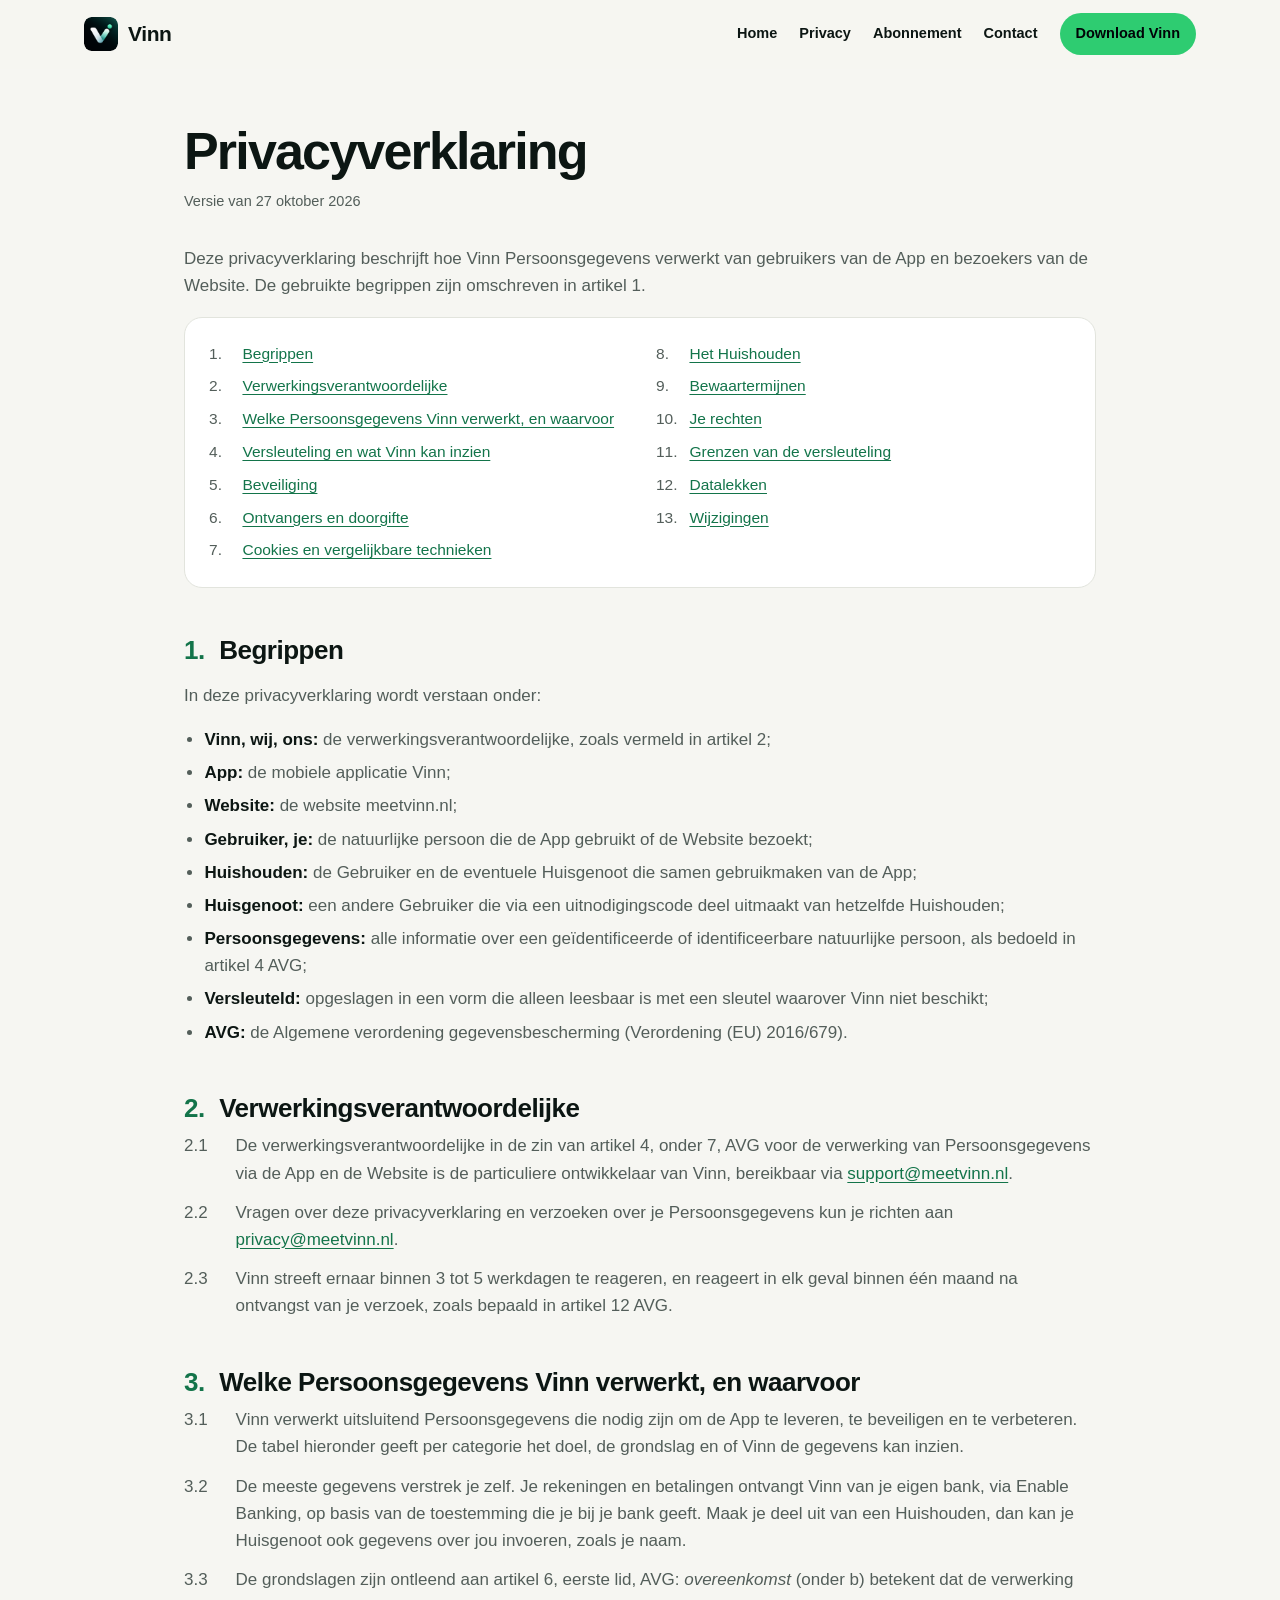
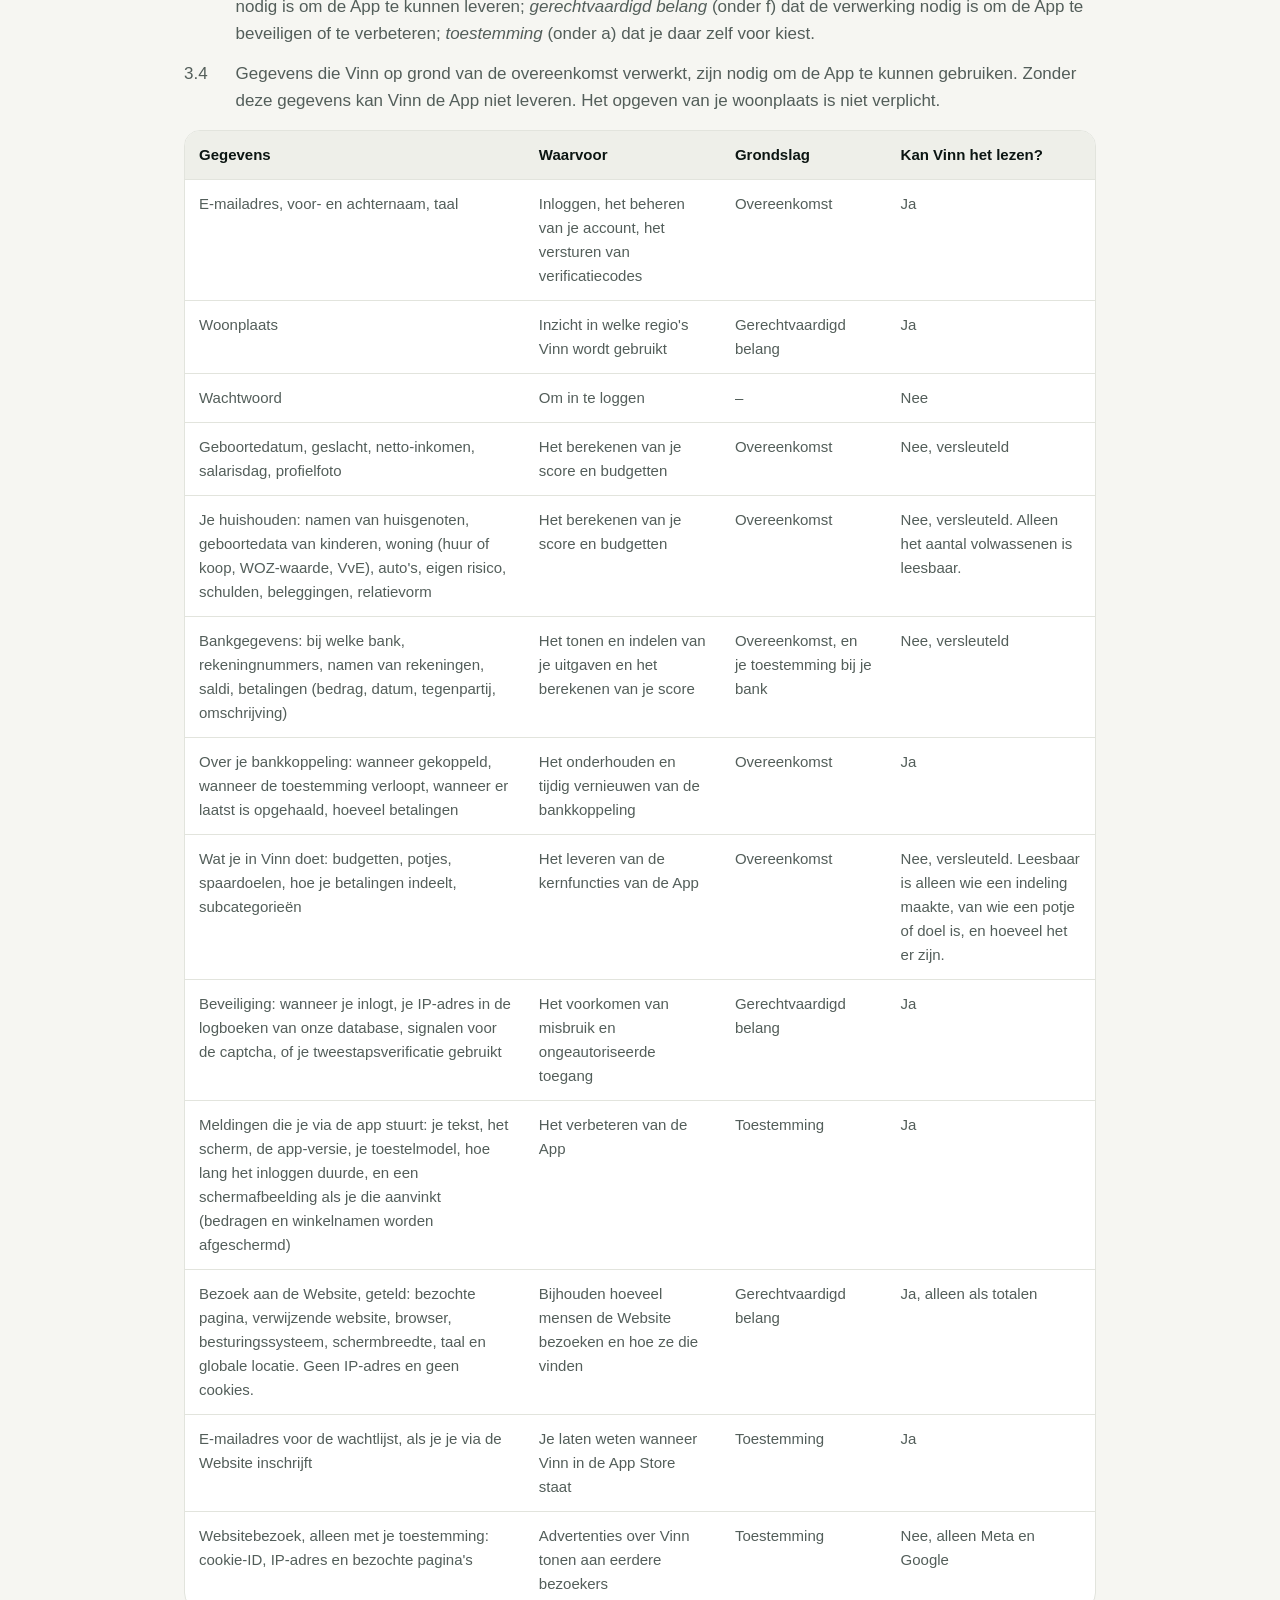
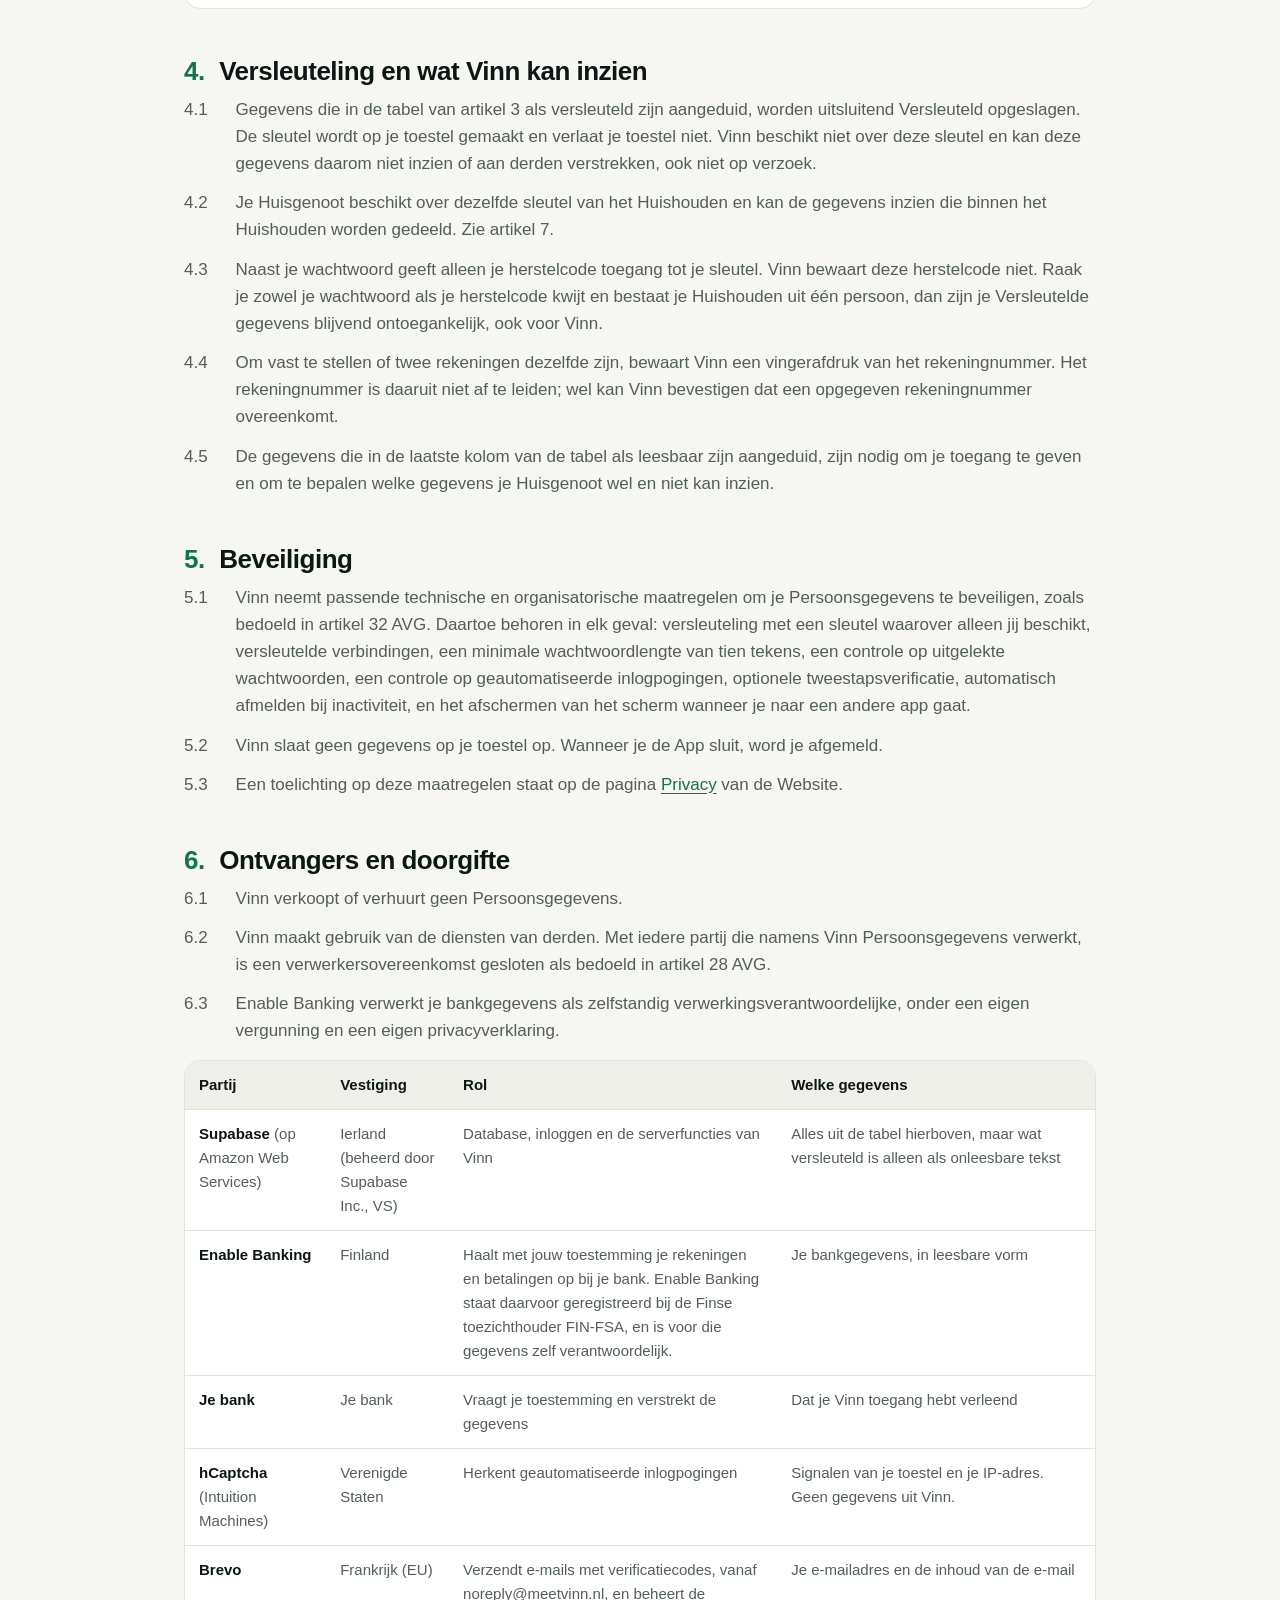
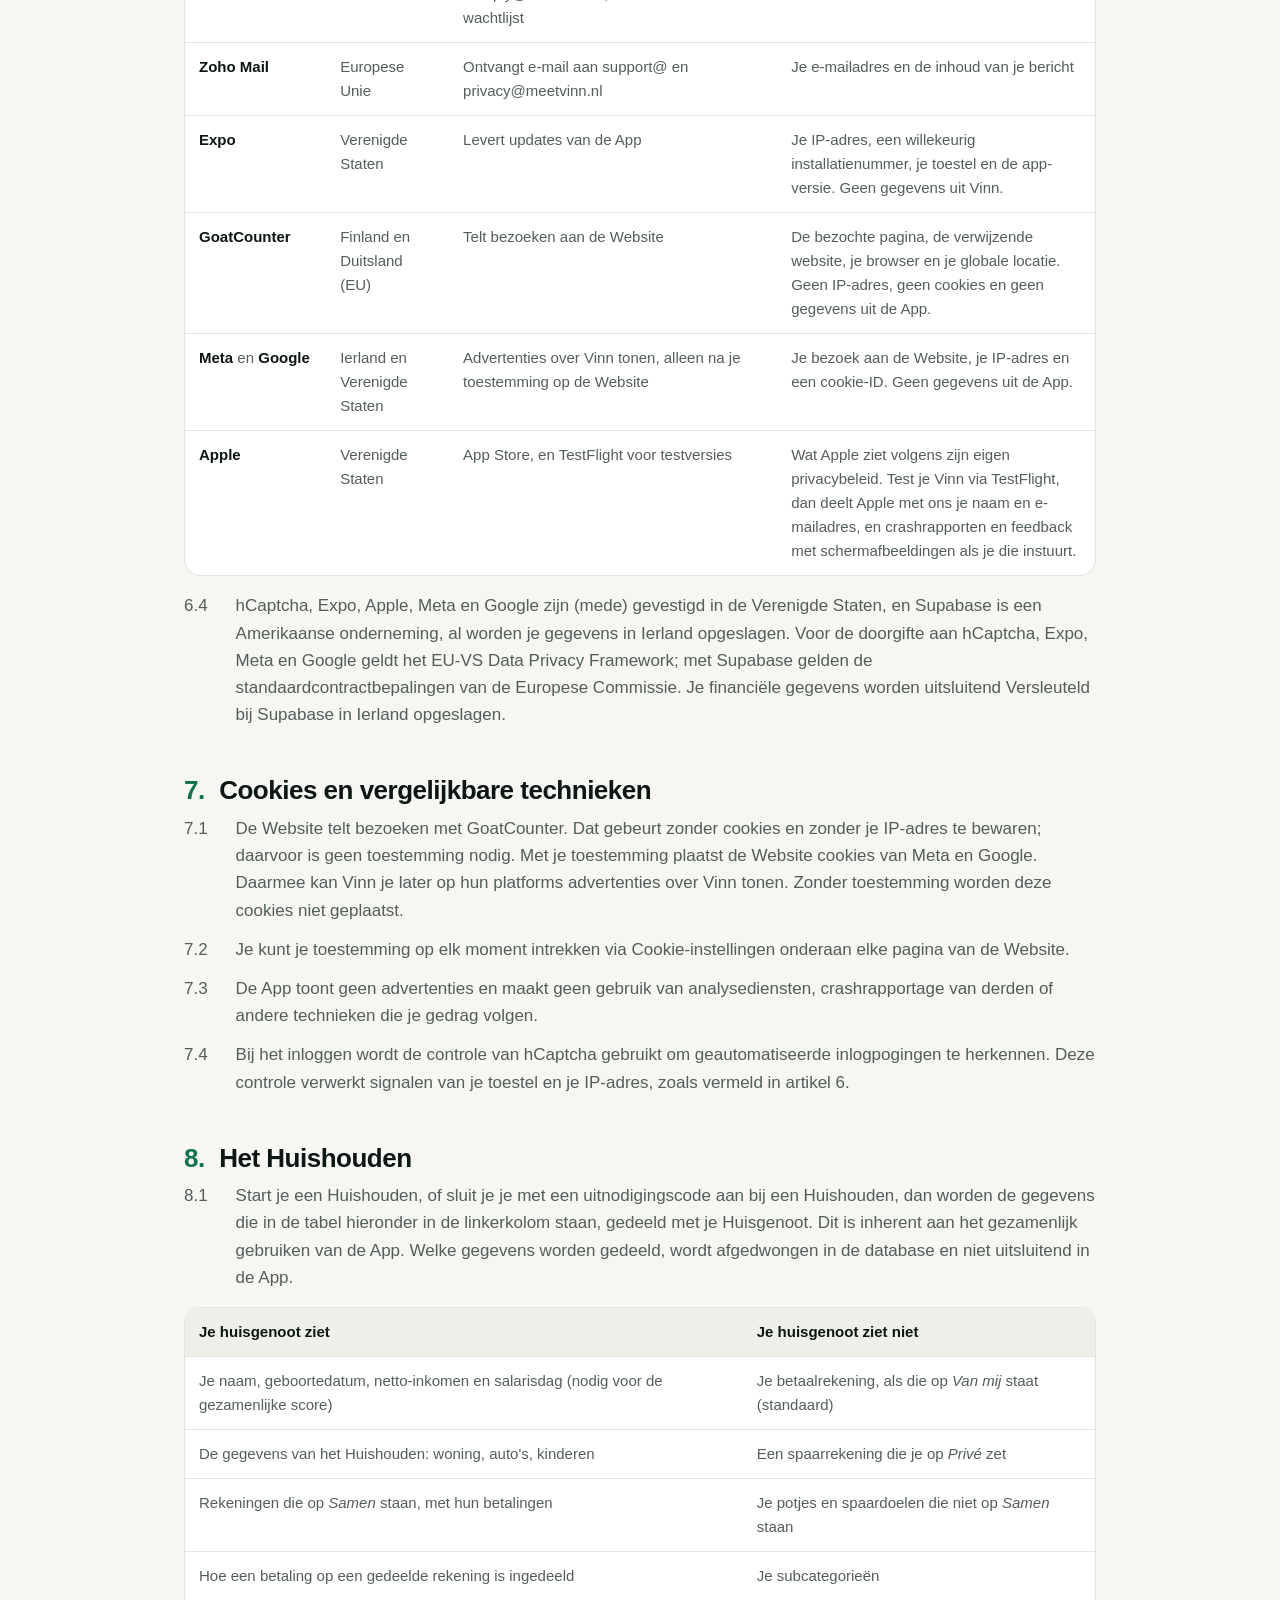
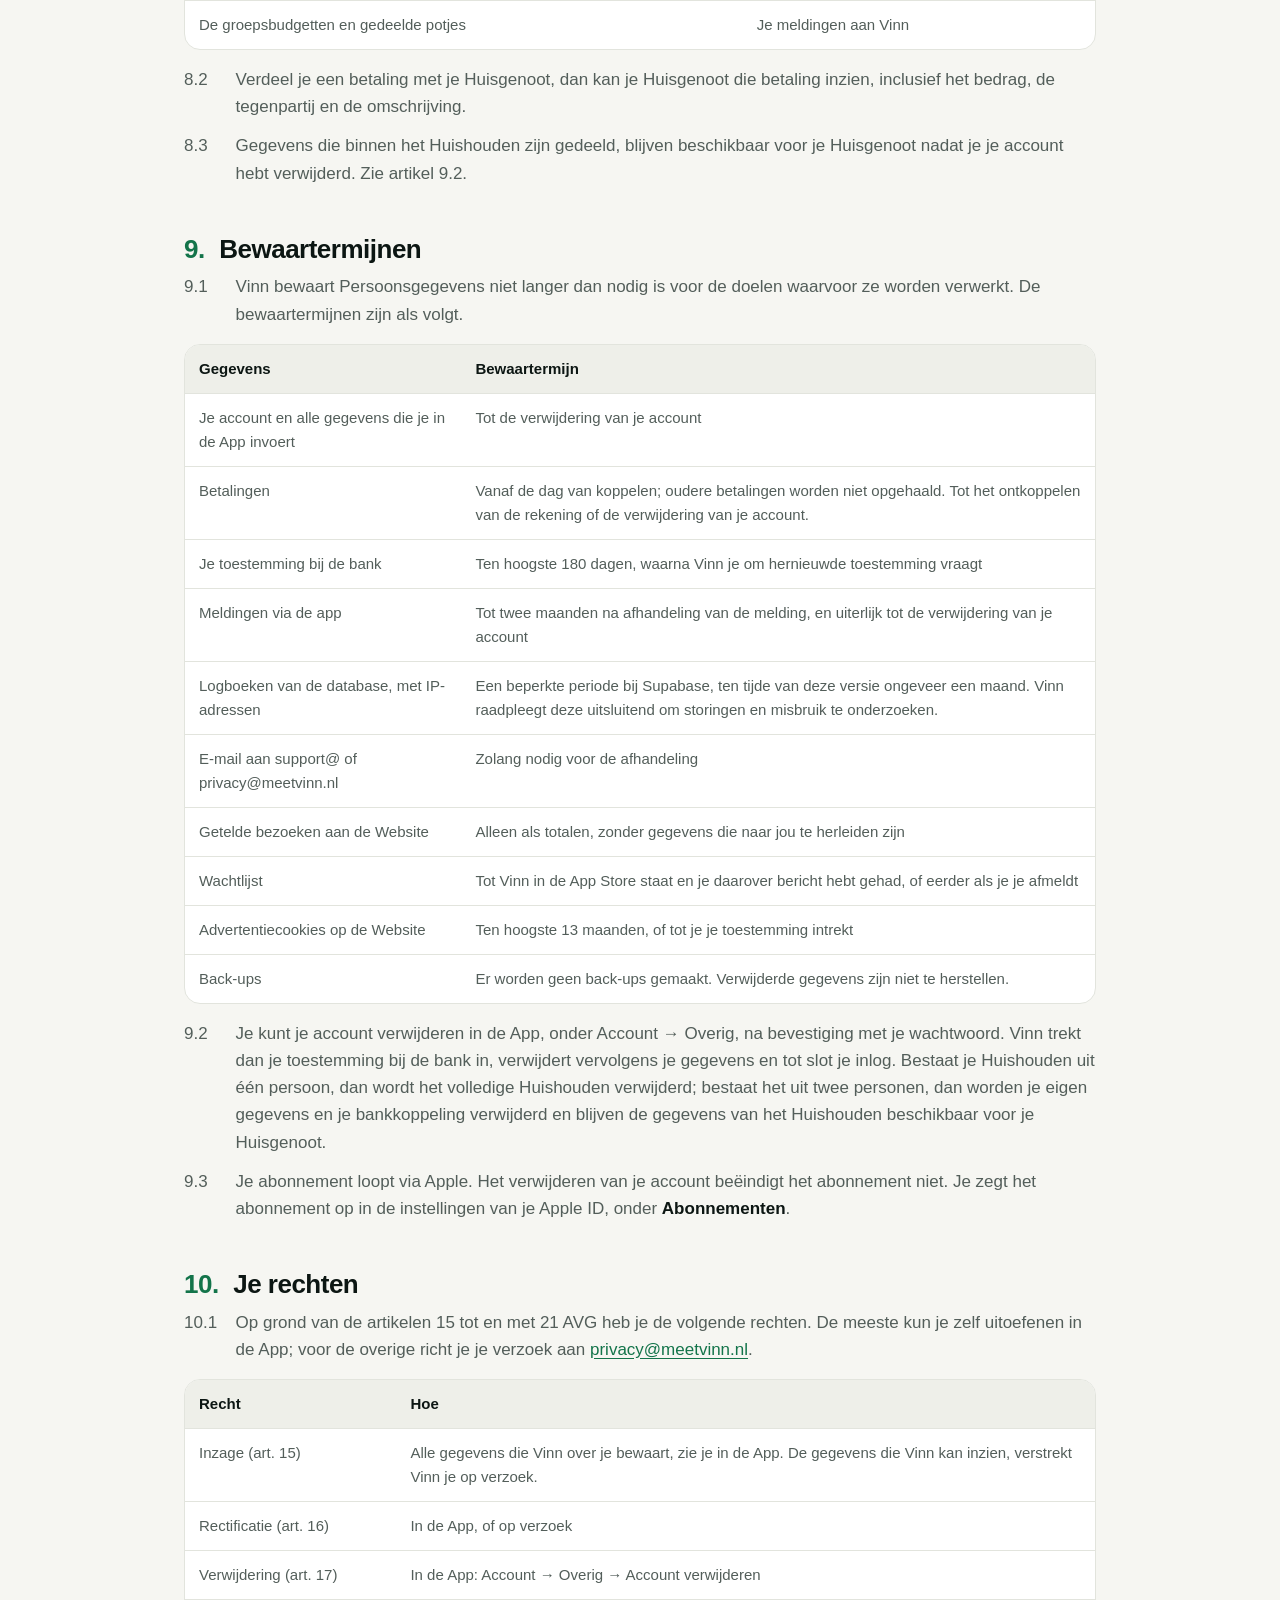
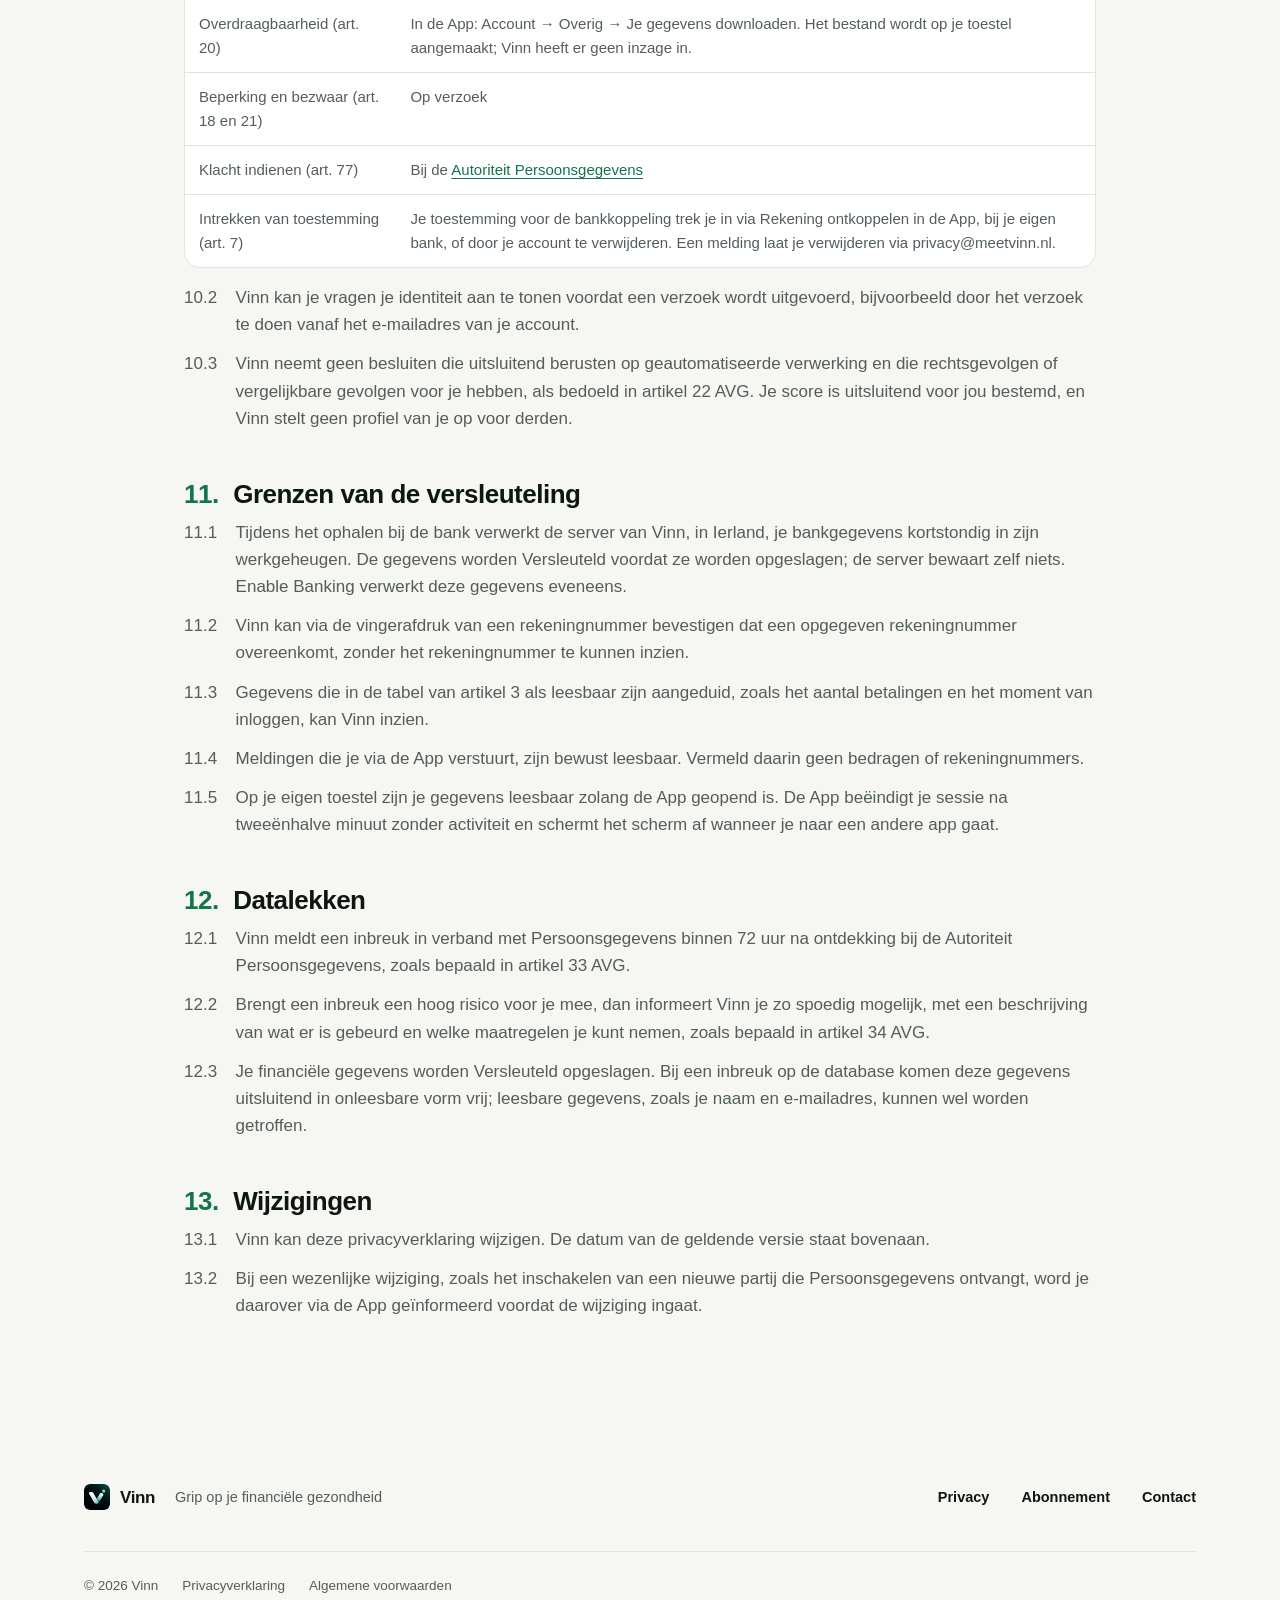
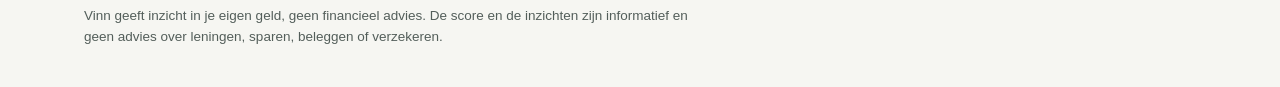
<file: privacy.html>
<!doctype html>
<html lang="nl">
  <head>
    <meta charset="utf-8" />
    <meta name="viewport" content="width=device-width, initial-scale=1" />
    <title>Privacyverklaring Vinn</title>
    <meta name="description" content="Welke gegevens Vinn gebruikt, waarvoor, en wat Vinn niet kan lezen." />
    <meta name="theme-color" content="#f6f6f2" />
    <link rel="icon" href="favicon.ico" sizes="48x48" />
    <link rel="icon" type="image/png" sizes="64x64" href="favicon.png" />
    <link rel="icon" type="image/png" sizes="192x192" href="favicon-rond-192.png" />
    <link rel="apple-touch-icon" href="icon.png" />
    <!-- Vóór de opmaak, zodat de kopbalk op de telefoon meteen goed staat (31-10-2026). -->
    <script>document.documentElement.classList.add('js');</script>
    <link rel="stylesheet" href="style.css?v=20261031zh" />
  </head>
  <body>
    <header class="kop">
      <div class="binnen">
        <a class="merk" href="index.html"><img src="favicon-192.png" alt="" />Vinn</a>
        <nav>
          <a href="index.html">Home</a>
          <a href="veiligheid.html">Privacy</a>
          <a href="prijs.html">Abonnement</a>
          <a href="support.html">Contact</a>
          <a class="knop groen" href="prijs.html">Download<span class="breed"> Vinn</span></a>
          <button type="button" class="menuknop" aria-label="Menu" aria-expanded="false" aria-controls="uitklapmenu"><span></span><span></span><span></span></button>
        </nav>
      </div>
    </header>

    <main class="artikel genummerd">
      <h1>Privacyverklaring</h1>
      <p class="datum">Versie van 27 oktober 2026</p>

      <p>
        Deze privacyverklaring beschrijft hoe Vinn Persoonsgegevens verwerkt van gebruikers van de App
        en bezoekers van de Website. De gebruikte begrippen zijn omschreven in artikel 1.
      </p>


      <nav class="inhoud" aria-label="Inhoud">
        <ol>
        <li><a href="#begrippen">Begrippen</a></li>
        <li><a href="#verwerkingsverantwoordelijke">Verwerkingsverantwoordelijke</a></li>
        <li><a href="#welke-gegevens-vinn-gebruikt">Welke Persoonsgegevens Vinn verwerkt, en waarvoor</a></li>
        <li><a href="#wat-vinn-wel-en-niet-kan-lezen">Versleuteling en wat Vinn kan inzien</a></li>
        <li><a href="#beveiliging">Beveiliging</a></li>
        <li><a href="#wie-er-nog-meer-bij-betrokken-zijn">Ontvangers en doorgifte</a></li>
        <li><a href="#cookies">Cookies en vergelijkbare technieken</a></li>
        <li><a href="#je-huisgenoot">Het Huishouden</a></li>
        <li><a href="#hoe-lang-gegevens-bewaard-blijven">Bewaartermijnen</a></li>
        <li><a href="#je-rechten">Je rechten</a></li>
        <li><a href="#wat-deze-belofte-niet-dekt">Grenzen van de versleuteling</a></li>
        <li><a href="#als-er-iets-misgaat">Datalekken</a></li>
        <li><a href="#wijzigingen">Wijzigingen</a></li>
        </ol>
      </nav>

      <h2 id="begrippen"><span class="nr">1.</span> Begrippen</h2>
      <p>In deze privacyverklaring wordt verstaan onder:</p>
      <ul class="begrippen">
        <li><strong>Vinn, wij, ons:</strong> de verwerkingsverantwoordelijke, zoals vermeld in artikel 2;</li>
        <li><strong>App:</strong> de mobiele applicatie Vinn;</li>
        <li><strong>Website:</strong> de website meetvinn.nl;</li>
        <li><strong>Gebruiker, je:</strong> de natuurlijke persoon die de App gebruikt of de Website bezoekt;</li>
        <li><strong>Huishouden:</strong> de Gebruiker en de eventuele Huisgenoot die samen gebruikmaken van de App;</li>
        <li><strong>Huisgenoot:</strong> een andere Gebruiker die via een uitnodigingscode deel uitmaakt van hetzelfde Huishouden;</li>
        <li><strong>Persoonsgegevens:</strong> alle informatie over een geïdentificeerde of identificeerbare natuurlijke persoon, als bedoeld in artikel 4 AVG;</li>
        <li><strong>Versleuteld:</strong> opgeslagen in een vorm die alleen leesbaar is met een sleutel waarover Vinn niet beschikt;</li>
        <li><strong>AVG:</strong> de Algemene verordening gegevensbescherming (Verordening (EU) 2016/679).</li>
      </ul>

      <h2 id="verwerkingsverantwoordelijke"><span class="nr">2.</span> Verwerkingsverantwoordelijke</h2>
      <!-- Na de KvK-inschrijving de invulplekken vervangen door de definitieve handelsnaam en het
           KvK-nummer, zonder persoonlijke naam (Wouter, 27-10-2026). Vóór de livegang. -->
      <p class="lid"><span class="nr">2.1</span><span>De verwerkingsverantwoordelijke in de zin van artikel 4, onder 7, AVG voor de verwerking van Persoonsgegevens via de App en de Website is de particuliere ontwikkelaar van Vinn, bereikbaar via <a href="mailto:support@meetvinn.nl">support@meetvinn.nl</a>.</span></p>
      <p class="lid"><span class="nr">2.2</span><span>Vragen over deze privacyverklaring en verzoeken over je Persoonsgegevens kun je richten aan <a href="mailto:privacy@meetvinn.nl">privacy@meetvinn.nl</a>.</span></p>
      <p class="lid"><span class="nr">2.3</span><span>Vinn streeft ernaar binnen 3 tot 5 werkdagen te reageren, en reageert in elk geval binnen één maand na ontvangst van je verzoek, zoals bepaald in artikel 12 AVG.</span></p>

      <h2 id="welke-gegevens-vinn-gebruikt"><span class="nr">3.</span> Welke Persoonsgegevens Vinn verwerkt, en waarvoor</h2>
      <p class="lid"><span class="nr">3.1</span><span>Vinn verwerkt uitsluitend Persoonsgegevens die nodig zijn om de App te leveren, te beveiligen en te verbeteren. De tabel hieronder geeft per categorie het doel, de grondslag en of Vinn de gegevens kan inzien.</span></p>
      <p class="lid"><span class="nr">3.2</span><span>De meeste gegevens verstrek je zelf. Je rekeningen en betalingen ontvangt Vinn van je eigen bank, via Enable Banking, op basis van de toestemming die je bij je bank geeft. Maak je deel uit van een Huishouden, dan kan je Huisgenoot ook gegevens over jou invoeren, zoals je naam.</span></p>
      <p class="lid"><span class="nr">3.3</span><span>De grondslagen zijn ontleend aan artikel 6, eerste lid, AVG: <em>overeenkomst</em> (onder b) betekent dat de verwerking nodig is om de App te kunnen leveren; <em>gerechtvaardigd belang</em> (onder f) dat de verwerking nodig is om de App te beveiligen of te verbeteren; <em>toestemming</em> (onder a) dat je daar zelf voor kiest.</span></p>
      <p class="lid"><span class="nr">3.4</span><span>Gegevens die Vinn op grond van de overeenkomst verwerkt, zijn nodig om de App te kunnen gebruiken. Zonder deze gegevens kan Vinn de App niet leveren. Het opgeven van je woonplaats is niet verplicht.</span></p>
      <div class="tabel">
        <table>
          <tr>
            <th>Gegevens</th>
            <th>Waarvoor</th>
            <th>Grondslag</th>
            <th>Kan Vinn het lezen?</th>
          </tr>
          <tr>
            <td>E-mailadres, voor- en achternaam, taal</td>
            <td>Inloggen, het beheren van je account, het versturen van verificatiecodes</td>
            <td>Overeenkomst</td>
            <td>Ja</td>
          </tr>
          <tr>
            <td>Woonplaats</td>
            <td>Inzicht in welke regio's Vinn wordt gebruikt</td>
            <td>Gerechtvaardigd belang</td>
            <td>Ja</td>
          </tr>
          <tr>
            <td>Wachtwoord</td>
            <td>Om in te loggen</td>
            <td>–</td>
            <td>Nee</td>
          </tr>
          <tr>
            <td>Geboortedatum, geslacht, netto-inkomen, salarisdag, profielfoto</td>
            <td>
              Het berekenen van je score en budgetten
            </td>
            <td>Overeenkomst</td>
            <td>Nee, versleuteld</td>
          </tr>
          <tr>
            <td>
              Je huishouden: namen van huisgenoten, geboortedata van kinderen, woning (huur of koop,
              WOZ-waarde, VvE), auto's, eigen risico, schulden, beleggingen, relatievorm
            </td>
            <td>Het berekenen van je score en budgetten</td>
            <td>Overeenkomst</td>
            <td>Nee, versleuteld. Alleen het aantal volwassenen is leesbaar.</td>
          </tr>
          <tr>
            <td>
              Bankgegevens: bij welke bank, rekeningnummers, namen van rekeningen, saldi, betalingen
              (bedrag, datum, tegenpartij, omschrijving)
            </td>
            <td>Het tonen en indelen van je uitgaven en het berekenen van je score</td>
            <td>Overeenkomst, en je toestemming bij je bank</td>
            <td>Nee, versleuteld</td>
          </tr>
          <tr>
            <td>
              Over je bankkoppeling: wanneer gekoppeld, wanneer de toestemming verloopt, wanneer er
              laatst is opgehaald, hoeveel betalingen
            </td>
            <td>Het onderhouden en tijdig vernieuwen van de bankkoppeling</td>
            <td>Overeenkomst</td>
            <td>Ja</td>
          </tr>
          <tr>
            <td>
              Wat je in Vinn doet: budgetten, potjes, spaardoelen, hoe je betalingen indeelt,
              subcategorieën
            </td>
            <td>Het leveren van de kernfuncties van de App</td>
            <td>Overeenkomst</td>
            <td>
              Nee, versleuteld. Leesbaar is alleen wie een indeling maakte, van wie een potje of doel
              is, en hoeveel het er zijn.
            </td>
          </tr>
          <tr>
            <td>
              Beveiliging: wanneer je inlogt, je IP-adres in de logboeken van onze database, signalen
              voor de captcha, of je tweestapsverificatie gebruikt
            </td>
            <td>Het voorkomen van misbruik en ongeautoriseerde toegang</td>
            <td>Gerechtvaardigd belang</td>
            <td>Ja</td>
          </tr>
          <tr>
            <td>
              Meldingen die je via de app stuurt: je tekst, het scherm, de app-versie, je toestelmodel, hoe
              lang het inloggen duurde, en een schermafbeelding als je die aanvinkt (bedragen en
              winkelnamen worden afgeschermd)
            </td>
            <td>Het verbeteren van de App</td>
            <td>Toestemming</td>
            <td>Ja</td>
          </tr>
          <tr>
            <td>Bezoek aan de Website, geteld: bezochte pagina, verwijzende website, browser, besturingssysteem, schermbreedte, taal en globale locatie. Geen IP-adres en geen cookies.</td>
            <td>Bijhouden hoeveel mensen de Website bezoeken en hoe ze die vinden</td>
            <td>Gerechtvaardigd belang</td>
            <td>Ja, alleen als totalen</td>
          </tr>
          <tr>
            <td>E-mailadres voor de wachtlijst, als je je via de Website inschrijft</td>
            <td>Je laten weten wanneer Vinn in de App Store staat</td>
            <td>Toestemming</td>
            <td>Ja</td>
          </tr>
          <tr>
            <td>Websitebezoek, alleen met je toestemming: cookie-ID, IP-adres en bezochte pagina's</td>
            <td>Advertenties over Vinn tonen aan eerdere bezoekers</td>
            <td>Toestemming</td>
            <td>Nee, alleen Meta en Google</td>
          </tr>
        </table>
      </div>

      <h2 id="wat-vinn-wel-en-niet-kan-lezen"><span class="nr">4.</span> Versleuteling en wat Vinn kan inzien</h2>
      <p class="lid"><span class="nr">4.1</span><span>Gegevens die in de tabel van artikel 3 als versleuteld zijn aangeduid, worden uitsluitend Versleuteld opgeslagen. De sleutel wordt op je toestel gemaakt en verlaat je toestel niet. Vinn beschikt niet over deze sleutel en kan deze gegevens daarom niet inzien of aan derden verstrekken, ook niet op verzoek.</span></p>
      <p class="lid"><span class="nr">4.2</span><span>Je Huisgenoot beschikt over dezelfde sleutel van het Huishouden en kan de gegevens inzien die binnen het Huishouden worden gedeeld. Zie artikel 7.</span></p>
      <p class="lid"><span class="nr">4.3</span><span>Naast je wachtwoord geeft alleen je herstelcode toegang tot je sleutel. Vinn bewaart deze herstelcode niet. Raak je zowel je wachtwoord als je herstelcode kwijt en bestaat je Huishouden uit één persoon, dan zijn je Versleutelde gegevens blijvend ontoegankelijk, ook voor Vinn.</span></p>
      <p class="lid"><span class="nr">4.4</span><span>Om vast te stellen of twee rekeningen dezelfde zijn, bewaart Vinn een vingerafdruk van het rekeningnummer. Het rekeningnummer is daaruit niet af te leiden; wel kan Vinn bevestigen dat een opgegeven rekeningnummer overeenkomt.</span></p>
      <p class="lid"><span class="nr">4.5</span><span>De gegevens die in de laatste kolom van de tabel als leesbaar zijn aangeduid, zijn nodig om je toegang te geven en om te bepalen welke gegevens je Huisgenoot wel en niet kan inzien.</span></p>

      <h2 id="beveiliging"><span class="nr">5.</span> Beveiliging</h2>
      <p class="lid"><span class="nr">5.1</span><span>Vinn neemt passende technische en organisatorische maatregelen om je Persoonsgegevens te beveiligen, zoals bedoeld in artikel 32 AVG. Daartoe behoren in elk geval: versleuteling met een sleutel waarover alleen jij beschikt, versleutelde verbindingen, een minimale wachtwoordlengte van tien tekens, een controle op uitgelekte wachtwoorden, een controle op geautomatiseerde inlogpogingen, optionele tweestapsverificatie, automatisch afmelden bij inactiviteit, en het afschermen van het scherm wanneer je naar een andere app gaat.</span></p>
      <p class="lid"><span class="nr">5.2</span><span>Vinn slaat geen gegevens op je toestel op. Wanneer je de App sluit, word je afgemeld.</span></p>
      <p class="lid"><span class="nr">5.3</span><span>Een toelichting op deze maatregelen staat op de pagina <a href="veiligheid.html">Privacy</a> van de Website.</span></p>

      <h2 id="wie-er-nog-meer-bij-betrokken-zijn"><span class="nr">6.</span> Ontvangers en doorgifte</h2>
      <p class="lid"><span class="nr">6.1</span><span>Vinn verkoopt of verhuurt geen Persoonsgegevens.</span></p>
      <p class="lid"><span class="nr">6.2</span><span>Vinn maakt gebruik van de diensten van derden. Met iedere partij die namens Vinn Persoonsgegevens verwerkt, is een verwerkersovereenkomst gesloten als bedoeld in artikel 28 AVG.</span></p>
      <p class="lid"><span class="nr">6.3</span><span>Enable Banking verwerkt je bankgegevens als zelfstandig verwerkingsverantwoordelijke, onder een eigen vergunning en een eigen privacyverklaring.</span></p>
      <div class="tabel">
        <table>
          <tr>
            <th>Partij</th>
            <th>Vestiging</th>
            <th>Rol</th>
            <th>Welke gegevens</th>
          </tr>
          <tr>
            <td><strong>Supabase</strong> (op Amazon Web Services)</td>
            <td>Ierland (beheerd door Supabase Inc., VS)</td>
            <td>Database, inloggen en de serverfuncties van Vinn</td>
            <td>
              Alles uit de tabel hierboven, maar wat versleuteld is alleen als onleesbare tekst
            </td>
          </tr>
          <tr>
            <td><strong>Enable Banking</strong></td>
            <td>Finland</td>
            <td>
              Haalt met jouw toestemming je rekeningen en betalingen op bij je bank. Enable Banking
              staat daarvoor geregistreerd bij de Finse toezichthouder FIN-FSA, en is voor die
              gegevens zelf verantwoordelijk.
            </td>
            <td>Je bankgegevens, in leesbare vorm</td>
          </tr>
          <tr>
            <td><strong>Je bank</strong></td>
            <td>Je bank</td>
            <td>Vraagt je toestemming en verstrekt de gegevens</td>
            <td>Dat je Vinn toegang hebt verleend</td>
          </tr>
          <tr>
            <td><strong>hCaptcha</strong> (Intuition Machines)</td>
            <td>Verenigde Staten</td>
            <td>Herkent geautomatiseerde inlogpogingen</td>
            <td>Signalen van je toestel en je IP-adres. Geen gegevens uit Vinn.</td>
          </tr>
          <tr>
            <td><strong>Brevo</strong></td>
            <td>Frankrijk (EU)</td>
            <td>Verzendt e-mails met verificatiecodes, vanaf noreply@meetvinn.nl, en beheert de wachtlijst</td>
            <td>Je e-mailadres en de inhoud van de e-mail</td>
          </tr>
          <tr>
            <td><strong>Zoho Mail</strong></td>
            <td>Europese Unie</td>
            <td>Ontvangt e-mail aan support@ en privacy@meetvinn.nl</td>
            <td>Je e-mailadres en de inhoud van je bericht</td>
          </tr>
          <tr>
            <td><strong>Expo</strong></td>
            <td>Verenigde Staten</td>
            <td>Levert updates van de App</td>
            <td>
              Je IP-adres, een willekeurig installatienummer, je toestel en de app-versie. Geen
              gegevens uit Vinn.
            </td>
          </tr>
          <tr>
            <td><strong>GoatCounter</strong></td>
            <td>Finland en Duitsland (EU)</td>
            <td>Telt bezoeken aan de Website</td>
            <td>De bezochte pagina, de verwijzende website, je browser en je globale locatie. Geen IP-adres, geen cookies en geen gegevens uit de App.</td>
          </tr>
          <tr>
            <td><strong>Meta</strong> en <strong>Google</strong></td>
            <td>Ierland en Verenigde Staten</td>
            <td>Advertenties over Vinn tonen, alleen na je toestemming op de Website</td>
            <td>Je bezoek aan de Website, je IP-adres en een cookie-ID. Geen gegevens uit de App.</td>
          </tr>
          <tr>
            <td><strong>Apple</strong></td>
            <td>Verenigde Staten</td>
            <td>App Store, en TestFlight voor testversies</td>
            <td>
              Wat Apple ziet volgens zijn eigen privacybeleid. Test je Vinn via TestFlight, dan
              deelt Apple met ons je naam en e-mailadres, en crashrapporten en feedback met
              schermafbeeldingen als je die instuurt.
            </td>
          </tr>
        </table>
      </div>
      <p class="lid"><span class="nr">6.4</span><span>hCaptcha, Expo, Apple, Meta en Google zijn (mede) gevestigd in de Verenigde Staten, en Supabase is een Amerikaanse onderneming, al worden je gegevens in Ierland opgeslagen. Voor de doorgifte aan hCaptcha, Expo, Meta en Google geldt het EU-VS Data Privacy Framework; met Supabase gelden de standaardcontractbepalingen van de Europese Commissie. Je financiële gegevens worden uitsluitend Versleuteld bij Supabase in Ierland opgeslagen.</span></p>

      <h2 id="cookies"><span class="nr">7.</span> Cookies en vergelijkbare technieken</h2>
      <p class="lid"><span class="nr">7.1</span><span>De Website telt bezoeken met GoatCounter. Dat gebeurt zonder cookies en zonder je IP-adres te bewaren; daarvoor is geen toestemming nodig. Met je toestemming plaatst de Website cookies van Meta en Google. Daarmee kan Vinn je later op hun platforms advertenties over Vinn tonen. Zonder toestemming worden deze cookies niet geplaatst.</span></p>
      <p class="lid"><span class="nr">7.2</span><span>Je kunt je toestemming op elk moment intrekken via Cookie-instellingen onderaan elke pagina van de Website.</span></p>
      <p class="lid"><span class="nr">7.3</span><span>De App toont geen advertenties en maakt geen gebruik van analysediensten, crashrapportage van derden of andere technieken die je gedrag volgen.</span></p>
      <p class="lid"><span class="nr">7.4</span><span>Bij het inloggen wordt de controle van hCaptcha gebruikt om geautomatiseerde inlogpogingen te herkennen. Deze controle verwerkt signalen van je toestel en je IP-adres, zoals vermeld in artikel 6.</span></p>

      <h2 id="je-huisgenoot"><span class="nr">8.</span> Het Huishouden</h2>
      <p class="lid"><span class="nr">8.1</span><span>Start je een Huishouden, of sluit je je met een uitnodigingscode aan bij een Huishouden, dan worden de gegevens die in de tabel hieronder in de linkerkolom staan, gedeeld met je Huisgenoot. Dit is inherent aan het gezamenlijk gebruiken van de App. Welke gegevens worden gedeeld, wordt afgedwongen in de database en niet uitsluitend in de App.</span></p>
      <div class="tabel">
        <table>
          <tr>
            <th>Je huisgenoot ziet</th>
            <th>Je huisgenoot ziet niet</th>
          </tr>
          <tr>
            <td>
              Je naam, geboortedatum, netto-inkomen en salarisdag (nodig voor de gezamenlijke score)
            </td>
            <td>Je betaalrekening, als die op <em>Van mij</em> staat (standaard)</td>
          </tr>
          <tr>
            <td>De gegevens van het Huishouden: woning, auto's, kinderen</td>
            <td>Een spaarrekening die je op <em>Privé</em> zet</td>
          </tr>
          <tr>
            <td>Rekeningen die op <em>Samen</em> staan, met hun betalingen</td>
            <td>Je potjes en spaardoelen die niet op <em>Samen</em> staan</td>
          </tr>
          <tr>
            <td>Hoe een betaling op een gedeelde rekening is ingedeeld</td>
            <td>Je subcategorieën</td>
          </tr>
          <tr>
            <td>De groepsbudgetten en gedeelde potjes</td>
            <td>Je meldingen aan Vinn</td>
          </tr>
        </table>
      </div>
      <p class="lid"><span class="nr">8.2</span><span>Verdeel je een betaling met je Huisgenoot, dan kan je Huisgenoot die betaling inzien, inclusief het bedrag, de tegenpartij en de omschrijving.</span></p>
      <p class="lid"><span class="nr">8.3</span><span>Gegevens die binnen het Huishouden zijn gedeeld, blijven beschikbaar voor je Huisgenoot nadat je je account hebt verwijderd. Zie artikel 9.2.</span></p>

      <h2 id="hoe-lang-gegevens-bewaard-blijven"><span class="nr">9.</span> Bewaartermijnen</h2>
      <p class="lid"><span class="nr">9.1</span><span>Vinn bewaart Persoonsgegevens niet langer dan nodig is voor de doelen waarvoor ze worden verwerkt. De bewaartermijnen zijn als volgt.</span></p>
      <div class="tabel">
        <table>
          <tr>
            <th>Gegevens</th>
            <th>Bewaartermijn</th>
          </tr>
          <tr>
            <td>Je account en alle gegevens die je in de App invoert</td>
            <td>Tot de verwijdering van je account</td>
          </tr>
          <tr>
            <td>Betalingen</td>
            <td>
              Vanaf de dag van koppelen; oudere betalingen worden niet opgehaald. Tot het ontkoppelen van de rekening of de verwijdering van je account.
            </td>
          </tr>
          <tr>
            <td>Je toestemming bij de bank</td>
            <td>Ten hoogste 180 dagen, waarna Vinn je om hernieuwde toestemming vraagt</td>
          </tr>
          <tr>
            <td>Meldingen via de app</td>
            <td>
              Tot twee maanden na afhandeling van de melding, en uiterlijk tot de verwijdering van je account
            </td>
          </tr>
          <tr>
            <td>Logboeken van de database, met IP-adressen</td>
            <td>
              Een beperkte periode bij Supabase, ten tijde van deze versie ongeveer een maand. Vinn raadpleegt deze uitsluitend om storingen en misbruik te onderzoeken.
            </td>
          </tr>
          <tr>
            <td>E-mail aan support@ of privacy@meetvinn.nl</td>
            <td>Zolang nodig voor de afhandeling</td>
          </tr>
          <tr>
            <td>Getelde bezoeken aan de Website</td>
            <td>Alleen als totalen, zonder gegevens die naar jou te herleiden zijn</td>
          </tr>
          <tr>
            <td>Wachtlijst</td>
            <td>Tot Vinn in de App Store staat en je daarover bericht hebt gehad, of eerder als je je afmeldt</td>
          </tr>
          <tr>
            <td>Advertentiecookies op de Website</td>
            <td>Ten hoogste 13 maanden, of tot je je toestemming intrekt</td>
          </tr>
          <tr>
            <td>Back-ups</td>
            <td>Er worden geen back-ups gemaakt. Verwijderde gegevens zijn niet te herstellen.</td>
          </tr>
        </table>
      </div>
      <p class="lid"><span class="nr">9.2</span><span>Je kunt je account verwijderen in de App, onder Account → Overig, na bevestiging met je wachtwoord. Vinn trekt dan je toestemming bij de bank in, verwijdert vervolgens je gegevens en tot slot je inlog. Bestaat je Huishouden uit één persoon, dan wordt het volledige Huishouden verwijderd; bestaat het uit twee personen, dan worden je eigen gegevens en je bankkoppeling verwijderd en blijven de gegevens van het Huishouden beschikbaar voor je Huisgenoot.</span></p>
      <p class="lid"><span class="nr">9.3</span><span>Je abonnement loopt via Apple. Het verwijderen van je account beëindigt het abonnement niet. Je zegt het abonnement op in de instellingen van je Apple ID, onder <strong>Abonnementen</strong>.</span></p>

      <h2 id="je-rechten"><span class="nr">10.</span> Je rechten</h2>
      <p class="lid"><span class="nr">10.1</span><span>Op grond van de artikelen 15 tot en met 21 AVG heb je de volgende rechten. De meeste kun je zelf uitoefenen in de App; voor de overige richt je je verzoek aan <a href="mailto:privacy@meetvinn.nl">privacy@meetvinn.nl</a>.</span></p>
      <div class="tabel">
        <table>
          <tr>
            <th>Recht</th>
            <th>Hoe</th>
          </tr>
          <tr>
            <td>Inzage (art. 15)</td>
            <td>
              Alle gegevens die Vinn over je bewaart, zie je in de App. De gegevens die Vinn kan inzien, verstrekt Vinn je op verzoek.
            </td>
          </tr>
          <tr>
            <td>Rectificatie (art. 16)</td>
            <td>In de App, of op verzoek</td>
          </tr>
          <tr>
            <td>Verwijdering (art. 17)</td>
            <td>In de App: Account → Overig → Account verwijderen</td>
          </tr>
          <tr>
            <td>Overdraagbaarheid (art. 20)</td>
            <td>
              In de App: Account → Overig → Je gegevens downloaden. Het bestand wordt op je toestel aangemaakt; Vinn heeft er geen inzage in.
            </td>
          </tr>
          <tr>
            <td>Beperking en bezwaar (art. 18 en 21)</td>
            <td>Op verzoek</td>
          </tr>
          <tr>
            <td>Klacht indienen (art. 77)</td>
            <td>Bij de <a href="https://autoriteitpersoonsgegevens.nl">Autoriteit Persoonsgegevens</a></td>
          </tr>
          <tr>
            <td>Intrekken van toestemming (art. 7)</td>
            <td>
              Je toestemming voor de bankkoppeling trek je in via Rekening ontkoppelen in de App, bij je eigen bank, of door je account te verwijderen. Een melding laat je verwijderen via privacy@meetvinn.nl.
            </td>
          </tr>
        </table>
      </div>
      <p class="lid"><span class="nr">10.2</span><span>Vinn kan je vragen je identiteit aan te tonen voordat een verzoek wordt uitgevoerd, bijvoorbeeld door het verzoek te doen vanaf het e-mailadres van je account.</span></p>
      <p class="lid"><span class="nr">10.3</span><span>Vinn neemt geen besluiten die uitsluitend berusten op geautomatiseerde verwerking en die rechtsgevolgen of vergelijkbare gevolgen voor je hebben, als bedoeld in artikel 22 AVG. Je score is uitsluitend voor jou bestemd, en Vinn stelt geen profiel van je op voor derden.</span></p>

      <h2 id="wat-deze-belofte-niet-dekt"><span class="nr">11.</span> Grenzen van de versleuteling</h2>
      <p class="lid"><span class="nr">11.1</span><span>Tijdens het ophalen bij de bank verwerkt de server van Vinn, in Ierland, je bankgegevens kortstondig in zijn werkgeheugen. De gegevens worden Versleuteld voordat ze worden opgeslagen; de server bewaart zelf niets. Enable Banking verwerkt deze gegevens eveneens.</span></p>
      <p class="lid"><span class="nr">11.2</span><span>Vinn kan via de vingerafdruk van een rekeningnummer bevestigen dat een opgegeven rekeningnummer overeenkomt, zonder het rekeningnummer te kunnen inzien.</span></p>
      <p class="lid"><span class="nr">11.3</span><span>Gegevens die in de tabel van artikel 3 als leesbaar zijn aangeduid, zoals het aantal betalingen en het moment van inloggen, kan Vinn inzien.</span></p>
      <p class="lid"><span class="nr">11.4</span><span>Meldingen die je via de App verstuurt, zijn bewust leesbaar. Vermeld daarin geen bedragen of rekeningnummers.</span></p>
      <p class="lid"><span class="nr">11.5</span><span>Op je eigen toestel zijn je gegevens leesbaar zolang de App geopend is. De App beëindigt je sessie na tweeënhalve minuut zonder activiteit en schermt het scherm af wanneer je naar een andere app gaat.</span></p>

      <h2 id="als-er-iets-misgaat"><span class="nr">12.</span> Datalekken</h2>
      <p class="lid"><span class="nr">12.1</span><span>Vinn meldt een inbreuk in verband met Persoonsgegevens binnen 72 uur na ontdekking bij de Autoriteit Persoonsgegevens, zoals bepaald in artikel 33 AVG.</span></p>
      <p class="lid"><span class="nr">12.2</span><span>Brengt een inbreuk een hoog risico voor je mee, dan informeert Vinn je zo spoedig mogelijk, met een beschrijving van wat er is gebeurd en welke maatregelen je kunt nemen, zoals bepaald in artikel 34 AVG.</span></p>
      <p class="lid"><span class="nr">12.3</span><span>Je financiële gegevens worden Versleuteld opgeslagen. Bij een inbreuk op de database komen deze gegevens uitsluitend in onleesbare vorm vrij; leesbare gegevens, zoals je naam en e-mailadres, kunnen wel worden getroffen.</span></p>

      <h2 id="wijzigingen"><span class="nr">13.</span> Wijzigingen</h2>
      <p class="lid"><span class="nr">13.1</span><span>Vinn kan deze privacyverklaring wijzigen. De datum van de geldende versie staat bovenaan.</span></p>
      <p class="lid"><span class="nr">13.2</span><span>Bij een wezenlijke wijziging, zoals het inschakelen van een nieuwe partij die Persoonsgegevens ontvangt, word je daarover via de App geïnformeerd voordat de wijziging ingaat.</span></p>
    </main>

    <footer class="voet">
      <div class="binnen voet-boven">
        <div class="voet-merk">
          <span class="merk"><img src="favicon-192.png" alt="" />Vinn</span>
          <span>Grip op je financiële gezondheid</span>
          <!-- Zodra de app in de App Store staat: hier de officiële knop "Download in de App
               Store" van Apple, met de link naar Vinn. -->
        </div>
        <nav aria-label="Voet">
          <a href="veiligheid.html">Privacy</a>
          <a href="prijs.html">Abonnement</a>
          <a href="support.html">Contact</a>
        </nav>
      </div>
      <div class="binnen voet-onder">
        <div class="voet-gegevens">
          <span>© 2026 Vinn</span>
          <!-- Wettelijk verplicht zodra Vinn bij de KvK staat ingeschreven: de bedrijfsnaam, het
               KvK-nummer en de vestigingsplaats (en het btw-nummer). Vervangen vóór de livegang. -->
          <a href="privacy.html">Privacyverklaring</a>
          <a href="voorwaarden.html">Algemene voorwaarden</a>
          <a href="#" data-cookie-instellingen>Cookie-instellingen</a>
        </div>
        <p class="voetnoot">
          Vinn geeft inzicht in je eigen geld, geen financieel advies. De score en de inzichten
          zijn informatief en geen advies over leningen, sparen, beleggen of verzekeren.
        </p>
      </div>
    </footer>

    <script>
      const kop = document.querySelector('.kop');
      const zet = () => kop.classList.toggle('gescrold', window.scrollY > 8);
      addEventListener('scroll', zet, { passive: true });
      zet();

      // Elke pagina begint bovenaan, ook als de browser of het voorbeeld de vorige plek onthoudt
      // (Wouter, 27-10-2026). scrollIntoView schuift ook een omringend venster mee.
      if ('scrollRestoration' in history) history.scrollRestoration = 'manual';
      addEventListener('pageshow', () => {
        if (!location.hash) document.documentElement.scrollIntoView({ block: 'start', behavior: 'instant' });
      });
    </script>
    <script src="menu.js?v=20261031o"></script>
    <script src="cookies.js"></script>
    <!-- Bezoekers tellen zonder cookies en zonder IP-adressen (GoatCounter, 28-10-2026). -->
    <script data-goatcounter="https://meetvinn.goatcounter.com/count" async src="https://gc.zgo.at/count.js"></script>
  </body>
</html>
</file>
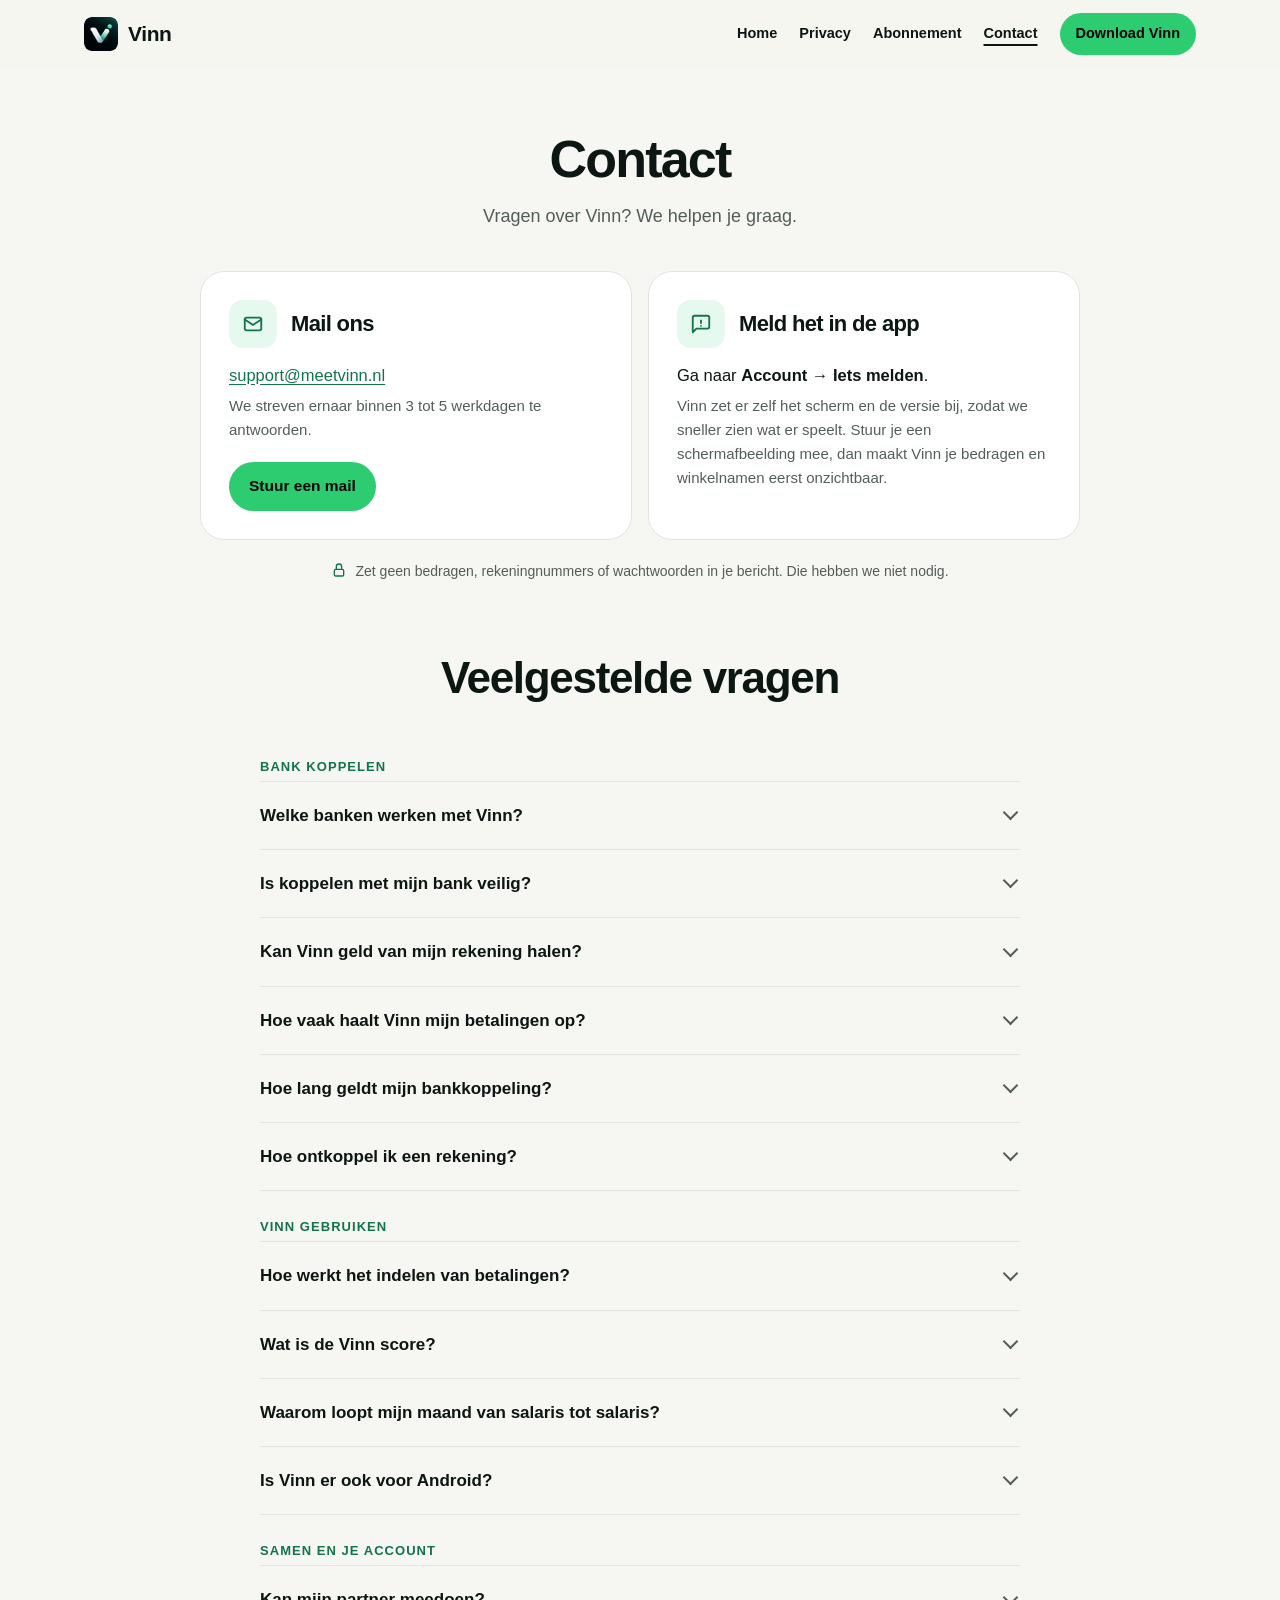
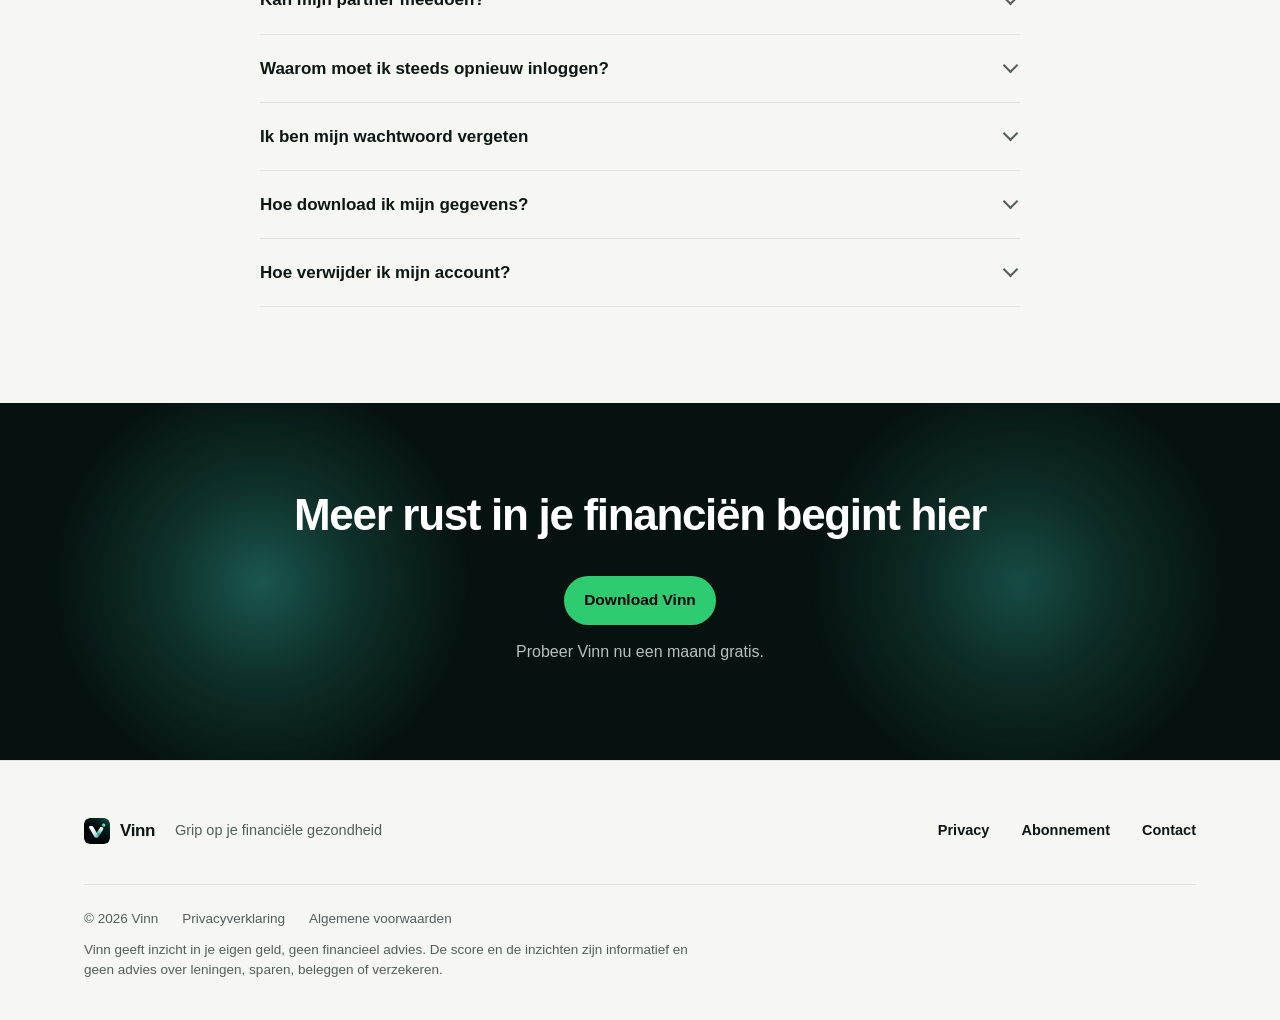
<file: support.html>
<!doctype html>
<html lang="nl">
  <head>
    <meta charset="utf-8" />
    <meta name="viewport" content="width=device-width, initial-scale=1" />
    <title>Contact Vinn</title>
    <meta name="description" content="Contact met Vinn en veelgestelde vragen." />
    <meta name="theme-color" content="#f6f6f2" />
    <link rel="icon" href="favicon.ico" sizes="48x48" />
    <link rel="icon" type="image/png" sizes="64x64" href="favicon.png" />
    <link rel="icon" type="image/png" sizes="192x192" href="favicon-rond-192.png" />
    <link rel="apple-touch-icon" href="icon.png" />
    <!-- Vóór de opmaak, zodat de kopbalk op de telefoon meteen goed staat (31-10-2026). -->
    <script>document.documentElement.classList.add('js');</script>
    <link rel="stylesheet" href="style.css?v=20261031zh" />
  </head>
  <body>
    <header class="kop">
      <div class="binnen">
        <a class="merk" href="index.html"><img src="favicon-192.png" alt="" />Vinn</a>
        <nav>
          <a href="index.html">Home</a>
          <a href="veiligheid.html">Privacy</a>
          <a href="prijs.html">Abonnement</a>
          <a href="support.html" aria-current="page">Contact</a>
          <a class="knop groen" href="prijs.html">Download<span class="breed"> Vinn</span></a>
          <button type="button" class="menuknop" aria-label="Menu" aria-expanded="false" aria-controls="uitklapmenu"><span></span><span></span><span></span></button>
        </nav>
      </div>
    </header>

    <main class="contact-pagina">
      <section class="contact-keuze">
        <div class="binnen">
          <h1 class="prijs-titel">Contact</h1>
          <p class="contact-intro">Vragen over Vinn? We helpen je graag.</p>

          <div class="contact-kaarten">
            <div class="contactkaart">
              <div class="contactkop"><span class="icoon" aria-hidden="true"><svg width="22" height="22" viewBox="0 0 24 24" fill="none" stroke="currentColor" stroke-width="2" stroke-linecap="round" stroke-linejoin="round"><rect x="3" y="5" width="18" height="14" rx="2" /><path d="m3 7 9 6 9-6" /></svg></span><h2>Mail ons</h2></div>
              <p><a href="mailto:support@meetvinn.nl">support@meetvinn.nl</a></p>
              <p class="zacht">We streven ernaar binnen 3 tot 5 werkdagen te antwoorden.</p>
              <a class="knop groen" href="mailto:support@meetvinn.nl">Stuur een mail</a>
            </div>
            <div class="contactkaart">
              <div class="contactkop"><span class="icoon" aria-hidden="true"><svg width="22" height="22" viewBox="0 0 24 24" fill="none" stroke="currentColor" stroke-width="2" stroke-linecap="round" stroke-linejoin="round"><path d="M21 15a2 2 0 0 1-2 2H7l-4 4V5a2 2 0 0 1 2-2h14a2 2 0 0 1 2 2z" /><path d="M12 8v3M12 14h.01" /></svg></span><h2>Meld het in de app</h2></div>
              <p>Ga naar <strong>Account → Iets melden</strong>.</p>
              <p class="zacht kort">Of tik op het lipje rechtsonder in je scherm.</p>
              <p class="zacht lang">Vinn zet er zelf het scherm en de versie bij, zodat we sneller zien wat er speelt. Stuur je een schermafbeelding mee, dan maakt Vinn je bedragen en winkelnamen eerst onzichtbaar.</p>
            </div>
          </div>

          <p class="contact-let-op"><svg width="16" height="16" viewBox="0 0 24 24" fill="none" stroke="currentColor" stroke-width="2" stroke-linecap="round" stroke-linejoin="round" aria-hidden="true"><rect x="5" y="11" width="14" height="10" rx="2" /><path d="M8 11V7a4 4 0 0 1 8 0v4" /></svg><span>Zet geen bedragen, rekeningnummers of wachtwoorden in je bericht. Die hebben we niet nodig.</span></p>
        </div>
      </section>

      <section class="contact-vragen">
        <div class="binnen">
          <div class="sectiekop">
            <h2>Veelgestelde vragen</h2>
          </div>
          <div class="vragen">
            <h3 class="vragengroep" data-kort="Bank">Bank koppelen</h3>
            <details name="vragen">
              <summary>Welke banken werken met Vinn?</summary>
              <p>De grote Nederlandse banken, waaronder ABN AMRO, ING, Rabobank, SNS, ASN Bank, RegioBank, Triodos en bunq. Biedt je bank je spaarrekening niet aan om te koppelen, dan kun je hem bij <strong>Bank → Spaarrekening toevoegen</strong> zelf bijhouden.</p>
            </details>
            <details name="vragen">
              <summary>Is koppelen met mijn bank veilig?</summary>
              <p>Ja. Je logt in bij je eigen bank, in de beveiligde omgeving van die bank, en geeft daar via PSD2 toestemming om mee te lezen. Je inloggegevens zien we nooit. Lees meer op de pagina <a href="veiligheid.html">Privacy</a>.</p>
            </details>
            <details name="vragen">
              <summary>Kan Vinn geld van mijn rekening halen?</summary>
              <p>Nee. Je geeft je bank alleen toestemming om mee te lezen. Geld overmaken of verplaatsen kan Vinn niet.</p>
            </details>
            <details name="vragen">
              <summary>Hoe vaak haalt Vinn mijn betalingen op?</summary>
              <p>Als je inlogt en als je terugkomt in de app, haalt Vinn je nieuwe betalingen op. Een bank zet een betaling soms pas een dag later klaar; dan zie je hem bij de volgende keer.</p>
            </details>
            <details name="vragen">
              <summary>Hoe lang geldt mijn bankkoppeling?</summary>
              <p>Meestal 180 dagen. Daarna vraagt je bank je de toestemming opnieuw te geven; Vinn laat je ruim van tevoren weten wanneer dat nodig is.</p>
            </details>
            <details name="vragen">
              <summary>Hoe ontkoppel ik een rekening?</summary>
              <p>Ga naar <strong>Bank</strong> en tik bij de rekening op <strong>Rekening ontkoppelen</strong>. De betalingen van die rekening worden uit Vinn verwijderd; je andere rekeningen blijven zoals ze zijn. Is het je laatste rekening bij die bank, dan trekt Vinn ook je toestemming bij de bank in.</p>
            </details>
            <h3 class="vragengroep" data-kort="Vinn gebruiken">Vinn gebruiken</h3>
            <details name="vragen">
              <summary>Hoe werkt het indelen van betalingen?</summary>
              <p>Bij elke nieuwe betaling stelt Vinn een potje voor, zoals Boodschappen of Wonen. Jij bevestigt of kiest een ander, en Vinn leert van je keuzes. Zo gaat indelen steeds sneller.</p>
            </details>
            <details name="vragen">
              <summary>Wat is de Vinn score?</summary>
              <p>Eén score die laat zien hoe je er financieel voor staat, gebaseerd op vier pijlers. Per pijler zie je een beoordeling, van risico tot uitstekend. De score gaat over afgesloten maanden, dus je eerste volledige score zie je na je eerste volle maand met Vinn.</p>
            </details>
            <details name="vragen">
              <summary>Waarom loopt mijn maand van salaris tot salaris?</summary>
              <p>Omdat je geld zo ook loopt. Vinn rekent een maand vanaf de dag dat je salaris binnenkomt, zodat je ziet wat je tot je volgende salaris nog vrij kunt besteden. Je salarisdag stel je zelf in.</p>
            </details>
            <details name="vragen">
              <summary>Is Vinn er ook voor Android?</summary>
              <p>Nog niet. Vinn is er nu alleen voor iPhone.</p>
            </details>
            <h3 class="vragengroep" data-kort="Account">Samen en je account</h3>
            <details name="vragen">
              <summary>Kan mijn partner meedoen?</summary>
              <p>Ja, met Vinn Huishouden. Ga naar <strong>Huishouden</strong> en geef je partner de code die daar staat. Jullie zien dan samen de gezamenlijke rekening, de budgetten en de score van het huishouden. Je eigen rekeningen en potjes blijven van jou.</p>
            </details>
            <details name="vragen">
              <summary>Waarom moet ik steeds opnieuw inloggen?</summary>
              <p>Voor je veiligheid. Vinn bewaart niets op je telefoon, ook je inlog niet. Sluit je de app, of doe je een paar minuten niets, dan log je automatisch uit. Zo kan niemand bij je gegevens die je telefoon even oppakt.</p>
            </details>
            <details name="vragen">
              <summary>Ik ben mijn wachtwoord vergeten</summary>
              <p>Tik bij het inloggen op <strong>Wachtwoord vergeten</strong> en gebruik je herstelcode, die je kreeg bij het aanmaken van je account. Woon je samen, dan kan je partner je ook weer toegang geven. Ben je allebei kwijt, dan kan niemand je gegevens terughalen, ook wij niet.</p>
            </details>
            <details name="vragen">
              <summary>Hoe download ik mijn gegevens?</summary>
              <p>Ga naar <strong>Account → Overig → Je gegevens downloaden</strong>.</p>
            </details>
            <details name="vragen">
              <summary>Hoe verwijder ik mijn account?</summary>
              <p>Ga naar <strong>Account → Overig → Account verwijderen</strong> en bevestig met je wachtwoord. Je gegevens en je bankkoppeling worden dan verwijderd.</p>
            </details>
          </div>
        </div>
      </section>

      <section class="slot donker">
        <span class="gloed band-een" aria-hidden="true"></span>
        <span class="gloed band-twee" aria-hidden="true"></span>
        <div class="binnen">
          <h2>Meer rust in je financiën begint hier</h2>
          <a class="knop groen" href="prijs.html">Download Vinn</a>
          <p class="onder-knop">Probeer Vinn nu een maand gratis.</p>
        </div>
      </section>
    </main>

    <footer class="voet">
      <div class="binnen voet-boven">
        <div class="voet-merk">
          <span class="merk"><img src="favicon-192.png" alt="" />Vinn</span>
          <span>Grip op je financiële gezondheid</span>
          <!-- Zodra de app in de App Store staat: hier de officiële knop "Download in de App
               Store" van Apple, met de link naar Vinn. -->
        </div>
        <nav aria-label="Voet">
          <a href="veiligheid.html">Privacy</a>
          <a href="prijs.html">Abonnement</a>
          <a href="support.html">Contact</a>
        </nav>
      </div>
      <div class="binnen voet-onder">
        <div class="voet-gegevens">
          <span>© 2026 Vinn</span>
          <!-- Wettelijk verplicht zodra Vinn bij de KvK staat ingeschreven: de bedrijfsnaam, het
               KvK-nummer en de vestigingsplaats (en het btw-nummer). Vervangen vóór de livegang. -->
          <a href="privacy.html">Privacyverklaring</a>
          <a href="voorwaarden.html">Algemene voorwaarden</a>
          <a href="#" data-cookie-instellingen>Cookie-instellingen</a>
        </div>
        <p class="voetnoot">
          Vinn geeft inzicht in je eigen geld, geen financieel advies. De score en de inzichten
          zijn informatief en geen advies over leningen, sparen, beleggen of verzekeren.
        </p>
      </div>
    </footer>

    <script>
      const kop = document.querySelector('.kop');
      const zet = () => kop.classList.toggle('gescrold', window.scrollY > 8);
      addEventListener('scroll', zet, { passive: true });
      zet();

      // Elke pagina begint bovenaan, ook als de browser of het voorbeeld de vorige plek onthoudt
      // (Wouter, 27-10-2026). scrollIntoView schuift ook een omringend venster mee.
      // Eén vraag tegelijk open; `name` op <details> doet dat zelf in nieuwe browsers.
      document.querySelectorAll('.vragen details').forEach((vraag) => {
        vraag.addEventListener('toggle', () => {
          if (!vraag.open) return;
          document.querySelectorAll('.vragen details').forEach((ander) => {
            if (ander !== vraag) ander.open = false;
          });
        });
      });

      // Op de telefoon staan de drie groepen vragen als tabjes: je ziet één groep tegelijk
      // (31-10-2026, Wouter akkoord). Op de laptop zijn de tabjes verborgen en staat alles onder
      // elkaar (zie .vraagtabs in style.css).
      const vragen = document.querySelector('.contact-pagina .vragen');
      if (vragen) {
        let groep = -1;
        const koppen = [...vragen.querySelectorAll('.vragengroep')];
        [...vragen.children].forEach((el) => {
          if (el.classList.contains('vragengroep')) groep += 1;
          el.dataset.groep = String(groep);
        });
        const tabs = document.createElement('div');
        tabs.className = 'periode vraagtabs';
        tabs.setAttribute('role', 'group');
        tabs.setAttribute('aria-label', 'Onderwerp');
        const knoppen = koppen.map((kop, i) => {
          const knop = document.createElement('button');
          knop.type = 'button';
          knop.textContent = kop.dataset.kort || kop.textContent;
          knop.addEventListener('click', () => kies(i));
          tabs.appendChild(knop);
          return knop;
        });
        const kies = (i) => {
          vragen.dataset.groep = String(i);
          knoppen.forEach((k, j) => k.setAttribute('aria-pressed', String(j === i)));
          vragen.querySelectorAll('details[open]').forEach((d) => (d.open = false));
        };
        vragen.before(tabs);
        kies(0);
      }

      if ('scrollRestoration' in history) history.scrollRestoration = 'manual';
      addEventListener('pageshow', () => {
        if (!location.hash) document.documentElement.scrollIntoView({ block: 'start', behavior: 'instant' });
      });
    </script>
    <script src="menu.js?v=20261031o"></script>
    <script src="cookies.js"></script>
    <!-- Bezoekers tellen zonder cookies en zonder IP-adressen (GoatCounter, 28-10-2026). -->
    <script data-goatcounter="https://meetvinn.goatcounter.com/count" async src="https://gc.zgo.at/count.js"></script>
  </body>
</html>
</file>
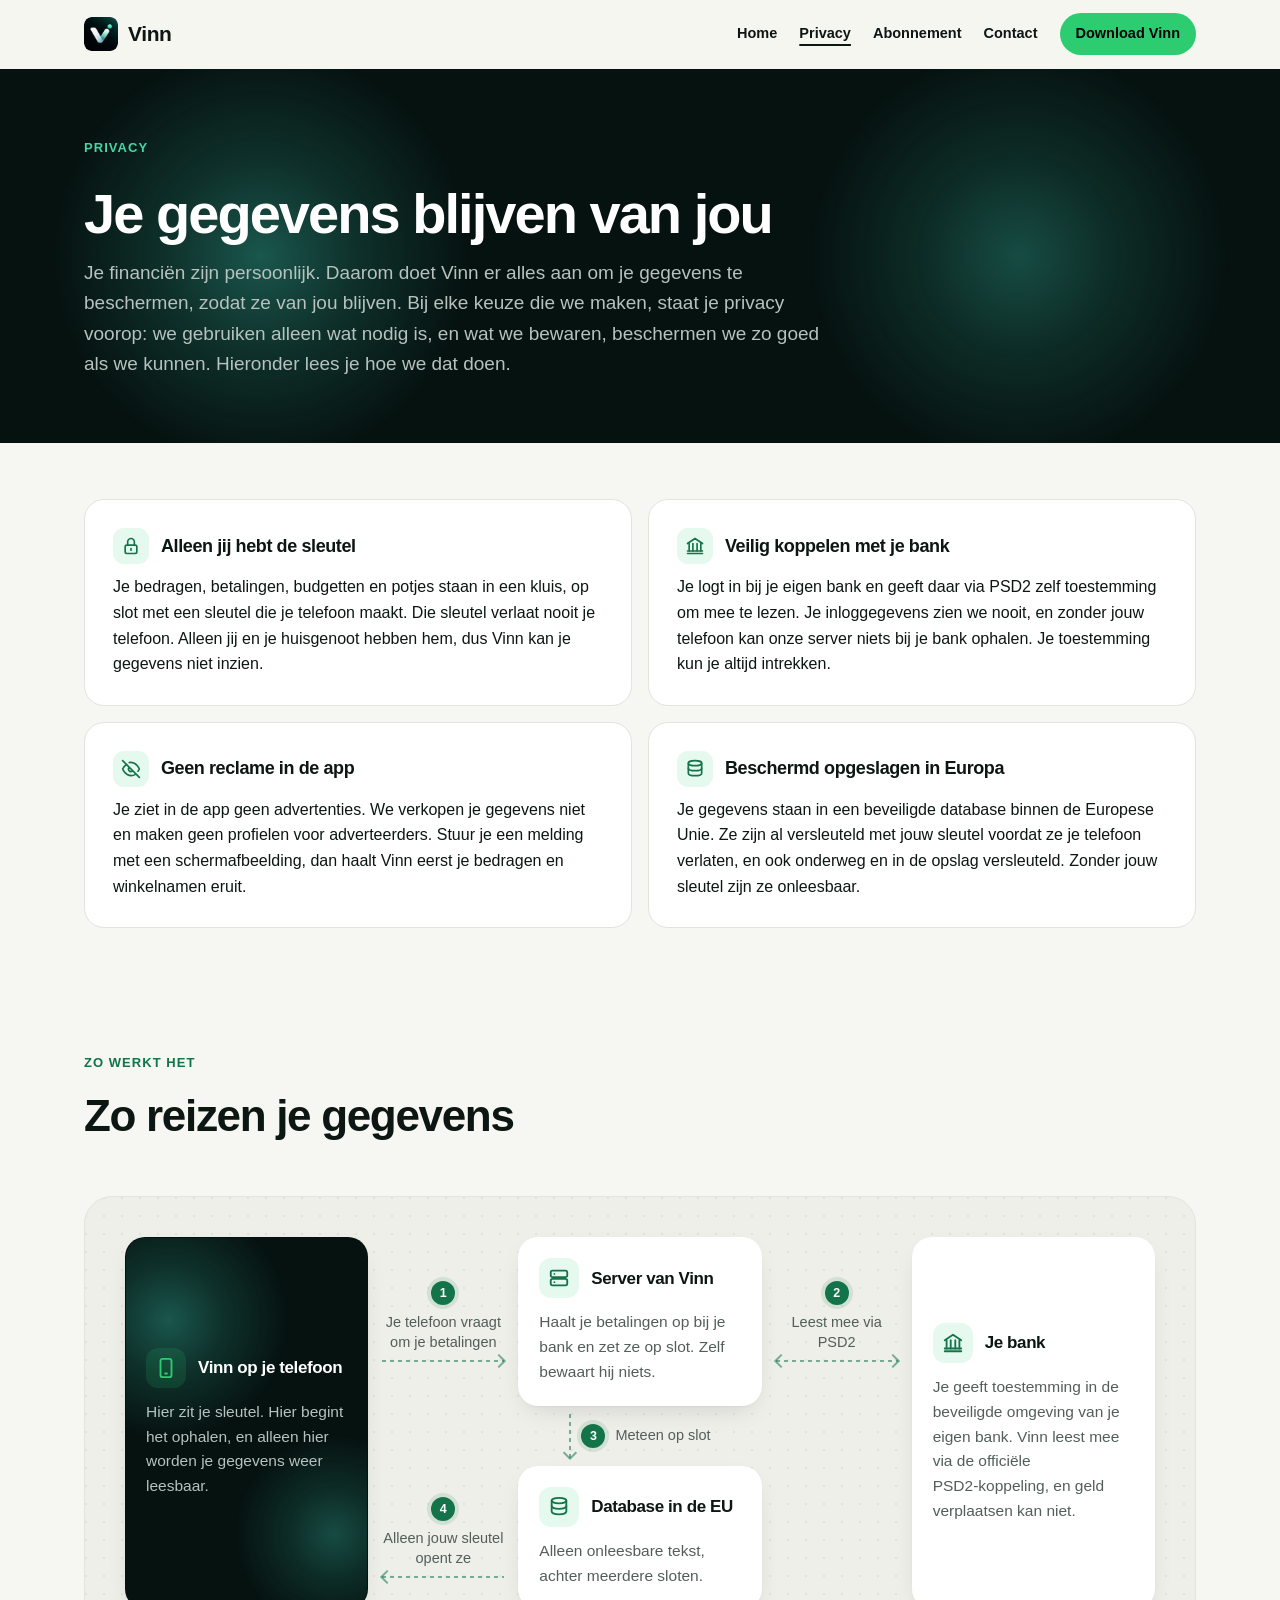
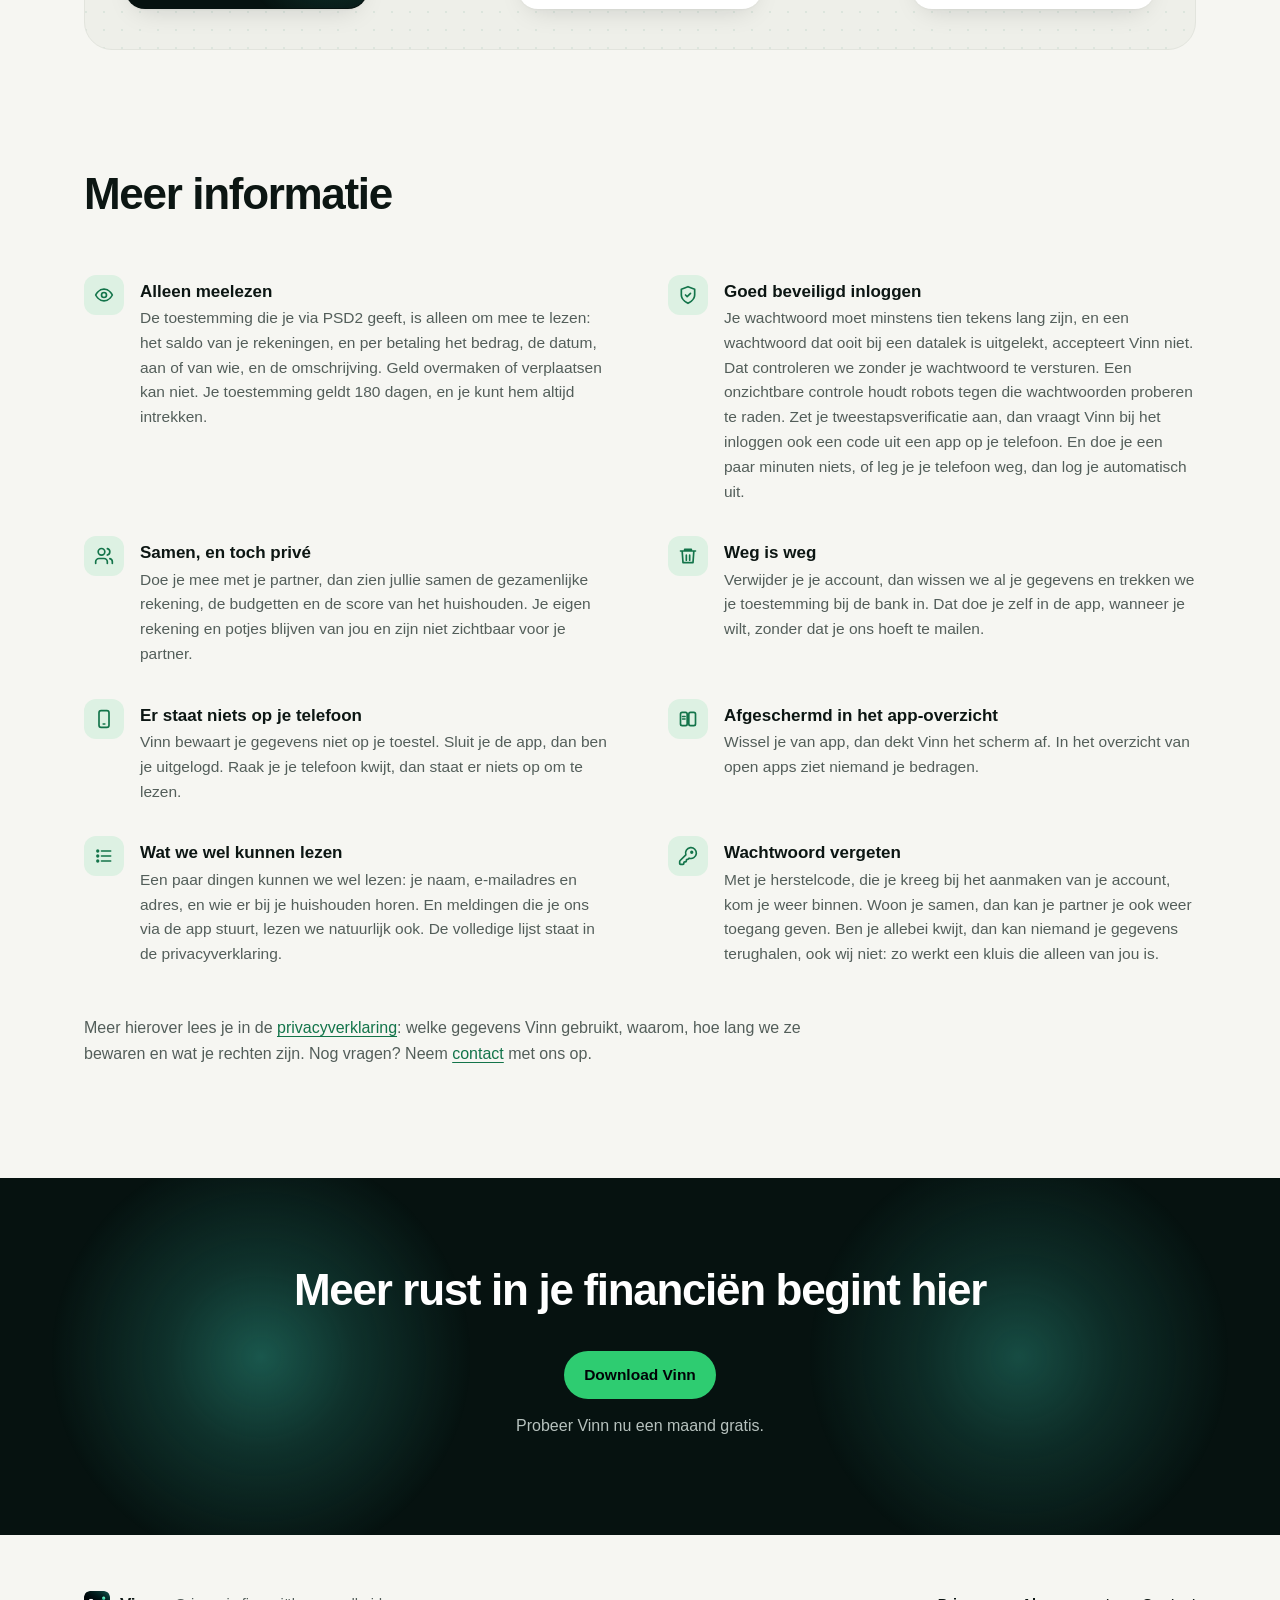
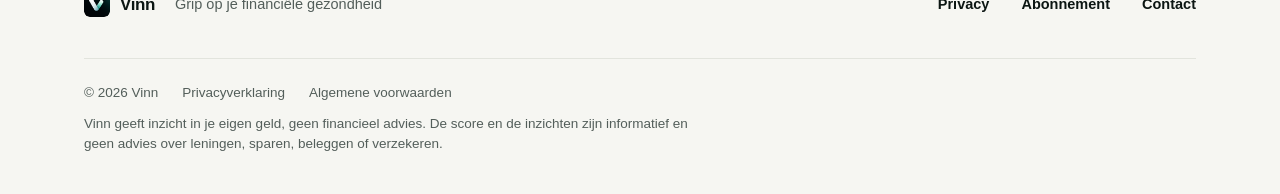
<file: veiligheid.html>
<!doctype html>
<html lang="nl">
  <head>
    <meta charset="utf-8" />
    <meta name="viewport" content="width=device-width, initial-scale=1" />
    <title>Privacy bij Vinn</title>
    <meta name="description" content="Hoe Vinn je geld en je gegevens beschermt." />
    <meta name="theme-color" content="#f6f6f2" />
    <link rel="icon" href="favicon.ico" sizes="48x48" />
    <link rel="icon" type="image/png" sizes="64x64" href="favicon.png" />
    <link rel="icon" type="image/png" sizes="192x192" href="favicon-rond-192.png" />
    <link rel="apple-touch-icon" href="icon.png" />
    <!-- Vóór de opmaak, zodat de kopbalk op de telefoon meteen goed staat (31-10-2026). -->
    <script>document.documentElement.classList.add('js');</script>
    <link rel="stylesheet" href="style.css?v=20261031zh" />
  </head>
  <body>
    <header class="kop">
      <div class="binnen">
        <a class="merk" href="index.html"><img src="favicon-192.png" alt="" />Vinn</a>
        <nav>
          <a href="index.html">Home</a>
          <a href="veiligheid.html" aria-current="page">Privacy</a>
          <a href="prijs.html">Abonnement</a>
          <a href="support.html">Contact</a>
          <a class="knop groen" href="prijs.html">Download<span class="breed"> Vinn</span></a>
          <button type="button" class="menuknop" aria-label="Menu" aria-expanded="false" aria-controls="uitklapmenu"><span></span><span></span><span></span></button>
        </nav>
      </div>
    </header>

    <main class="privacy-pagina">
      <!-- Opening in het donker, met dezelfde gloeden als het privacyblok op de homepagina. -->
      <section class="donker pagina-opening">
        <span class="gloed band-een" aria-hidden="true"></span>
        <span class="gloed band-twee" aria-hidden="true"></span>
        <div class="binnen">
          <span class="label">Privacy</span>
          <h1>Je gegevens blijven van jou</h1>
          <p class="kort">Je financiën zijn persoonlijk. Bij elke keuze die we maken, staat je privacy voorop. Hieronder lees je hoe we dat doen.</p>
          <p class="lang">Je financiën zijn persoonlijk. Daarom doet Vinn er alles aan om je gegevens te beschermen, zodat ze van jou blijven. Bij elke keuze die we maken, staat je privacy voorop: we gebruiken alleen wat nodig is, en wat we bewaren, beschermen we zo goed als we kunnen. Hieronder lees je hoe we dat doen.</p>
        </div>
      </section>

      <section class="privacy-punten">
        <div class="binnen">
          <div class="blokken">
          <section class="blok">
            <div class="blokkop"><span class="icoon" aria-hidden="true"><svg width="20" height="20" viewBox="0 0 24 24" fill="none" stroke="currentColor" stroke-width="2" stroke-linecap="round" stroke-linejoin="round"><path d="M8 11V7a4 4 0 0 1 8 0v4" /><rect x="5" y="11" width="14" height="10" rx="2" /><path d="M12 15v2" /></svg></span><h3>Alleen jij hebt de sleutel</h3></div>
            <p>Je bedragen, betalingen, budgetten en potjes staan in een kluis, op slot met een sleutel die je telefoon maakt. Die sleutel verlaat nooit je telefoon. Alleen jij en je huisgenoot hebben hem, dus Vinn kan je gegevens niet inzien.</p>
          </section>
          <section class="blok">
            <div class="blokkop"><span class="icoon" aria-hidden="true"><svg width="20" height="20" viewBox="0 0 24 24" fill="none" stroke="currentColor" stroke-width="2" stroke-linecap="round" stroke-linejoin="round"><path d="m3 9 9-6 9 6" /><path d="M5 9v9M9.5 9v9M14.5 9v9M19 9v9" /><path d="M3 21h18M3 18h18" /></svg></span><h3>Veilig koppelen met je bank</h3></div>
            <p>Je logt in bij je eigen bank en geeft daar via PSD2 zelf toestemming om mee te lezen. Je inloggegevens zien we nooit, en zonder jouw telefoon kan onze server niets bij je bank ophalen. Je toestemming kun je altijd intrekken.</p>
          </section>
          <section class="blok">
            <div class="blokkop"><span class="icoon" aria-hidden="true"><svg width="20" height="20" viewBox="0 0 24 24" fill="none" stroke="currentColor" stroke-width="2" stroke-linecap="round" stroke-linejoin="round"><path d="M9.9 4.24A9 9 0 0 1 12 4c7 0 10 8 10 8a13 13 0 0 1-1.67 2.68M6.61 6.61A13.5 13.5 0 0 0 2 12s3 8 10 8a9.7 9.7 0 0 0 5.39-1.61" /><path d="M14.12 14.12a3 3 0 1 1-4.24-4.24M2 2l20 20" /></svg></span><h3>Geen reclame in de app</h3></div>
            <p>Je ziet in de app geen advertenties. We verkopen je gegevens niet en maken geen profielen voor adverteerders. Stuur je een melding met een schermafbeelding, dan haalt Vinn eerst je bedragen en winkelnamen eruit.</p>
          </section>
          <section class="blok">
            <div class="blokkop"><span class="icoon" aria-hidden="true"><svg width="20" height="20" viewBox="0 0 24 24" fill="none" stroke="currentColor" stroke-width="2" stroke-linecap="round" stroke-linejoin="round"><ellipse cx="12" cy="5" rx="8" ry="3" /><path d="M4 5v6c0 1.66 3.58 3 8 3s8-1.34 8-3V5" /><path d="M4 11v6c0 1.66 3.58 3 8 3s8-1.34 8-3v-6" /></svg></span><h3>Beschermd opgeslagen in Europa</h3></div>
            <p>Je gegevens staan in een beveiligde database binnen de Europese Unie. Ze zijn al versleuteld met jouw sleutel voordat ze je telefoon verlaten, en ook onderweg en in de opslag versleuteld. Zonder jouw sleutel zijn ze onleesbaar.</p>
          </section>
          </div>
        </div>
      </section>

      <!-- Hoe je gegevens reizen. -->
      <section class="privacy-schema">
        <div class="binnen">
          <div class="sectiekop">
            <span class="label">Zo werkt het</span>
            <h2>Zo reizen je gegevens</h2>
          </div>
          <div class="reis">
            <div class="knoop k-tel">
              <span class="gloed tel-een" aria-hidden="true"></span>
              <span class="gloed tel-twee" aria-hidden="true"></span>
              <span class="icoon" aria-hidden="true"><svg width="22" height="22" viewBox="0 0 24 24" fill="none" stroke="currentColor" stroke-width="2" stroke-linecap="round" stroke-linejoin="round"><rect x="6" y="2" width="12" height="20" rx="2.5" /><path d="M11 18h2" /></svg></span>
              <h3>Vinn<span class="niet-mobiel"> op je telefoon</span></h3>
              <p>Hier zit je sleutel. Hier begint het ophalen, en alleen hier worden je gegevens weer leesbaar.</p>
            </div>
            <div class="reis-stap s1" aria-hidden="true"><span class="nr">1</span><span class="stap-tekst">Je telefoon vraagt om je betalingen</span><span class="lijn"><span class="vonk"></span></span></div>
            <div class="knoop k-vinn">
              <span class="icoon" aria-hidden="true"><svg width="22" height="22" viewBox="0 0 24 24" fill="none" stroke="currentColor" stroke-width="2" stroke-linecap="round" stroke-linejoin="round"><rect x="3" y="4" width="18" height="7" rx="2" /><rect x="3" y="13" width="18" height="7" rx="2" /><path d="M7 7.5h.01M7 16.5h.01" /></svg></span>
              <h3>Server van Vinn</h3>
              <p>Haalt je betalingen op bij je bank en zet ze op slot. Zelf bewaart hij niets.</p>
            </div>
            <div class="reis-stap s2" aria-hidden="true"><span class="nr">2</span><span class="stap-tekst">Leest mee via PSD2</span><span class="lijn"><span class="vonk"></span></span></div>
            <div class="knoop k-bank">
              <span class="icoon" aria-hidden="true"><svg width="22" height="22" viewBox="0 0 24 24" fill="none" stroke="currentColor" stroke-width="2" stroke-linecap="round" stroke-linejoin="round"><path d="m3 9 9-6 9 6" /><path d="M5 9v9M9.5 9v9M14.5 9v9M19 9v9" /><path d="M3 21h18M3 18h18" /></svg></span>
              <h3>Je bank</h3>
              <p>Je geeft toestemming in de beveiligde omgeving van je eigen bank. Vinn leest mee via de officiële PSD2‑koppeling, en geld verplaatsen kan niet.</p>
            </div>
            <div class="reis-stap s3" aria-hidden="true"><span class="nr">3</span><span class="stap-tekst">Meteen op slot</span><span class="lijn"><span class="vonk"></span></span></div>
            <div class="knoop k-db">
              <span class="icoon" aria-hidden="true"><svg width="22" height="22" viewBox="0 0 24 24" fill="none" stroke="currentColor" stroke-width="2" stroke-linecap="round" stroke-linejoin="round"><ellipse cx="12" cy="5" rx="8" ry="3" /><path d="M4 5v6c0 1.66 3.58 3 8 3s8-1.34 8-3V5" /><path d="M4 11v6c0 1.66 3.58 3 8 3s8-1.34 8-3v-6" /></svg></span>
              <h3>Database in de EU</h3>
              <p>Alleen onleesbare tekst, achter meerdere sloten.</p>
            </div>
            <div class="reis-stap s4" aria-hidden="true"><span class="nr">4</span><span class="stap-tekst"><span class="reis-breed">Alleen jouw sleutel opent ze</span><span class="reis-smal">Terug naar je telefoon, waar alleen jouw sleutel ze opent</span></span><span class="lijn"><span class="vonk"></span></span></div>
          </div>
          <!-- Op de telefoon staan de stappen onder het schema; daar is naast de pijlen geen
               ruimte voor tekst. -->
          <ol class="reis-legenda">
            <li><span class="nr">1</span>Je telefoon vraagt om je betalingen</li>
            <li><span class="nr">2</span>Vinn leest mee bij je bank via PSD2</li>
            <li><span class="nr">3</span>Meteen op slot in de database</li>
            <li><span class="nr">4</span>Op je telefoon opent jouw sleutel ze</li>
          </ol>
        </div>
      </section>

      <section class="privacy-verder">
        <div class="binnen">
          <div class="sectiekop">
            <h2>Meer informatie</h2>
          </div>
          <div class="lijstpunten">
          <div class="lijstpunt">
            <span class="icoon" aria-hidden="true"><svg width="20" height="20" viewBox="0 0 24 24" fill="none" stroke="currentColor" stroke-width="2" stroke-linecap="round" stroke-linejoin="round"><path d="M2 12s3.5-7 10-7 10 7 10 7-3.5 7-10 7S2 12 2 12z" /><circle cx="12" cy="12" r="3" /></svg></span>
            <div>
              <h3>Alleen meelezen</h3>
              <p>De toestemming die je via PSD2 geeft, is alleen om mee te lezen: het saldo van je rekeningen, en per betaling het bedrag, de datum, aan of van wie, en de omschrijving. Geld overmaken of verplaatsen kan niet. Je toestemming geldt 180 dagen, en je kunt hem altijd intrekken.</p>
            </div>
          </div>
          <div class="lijstpunt">
            <span class="icoon" aria-hidden="true"><svg width="20" height="20" viewBox="0 0 24 24" fill="none" stroke="currentColor" stroke-width="2" stroke-linecap="round" stroke-linejoin="round"><path d="M12 22s8-4 8-10V5l-8-3-8 3v7c0 6 8 10 8 10z" /><path d="m9 12 2 2 4-4" /></svg></span>
            <div>
              <h3>Goed beveiligd inloggen</h3>
              <p>Je wachtwoord moet minstens tien tekens lang zijn, en een wachtwoord dat ooit bij een datalek is uitgelekt, accepteert Vinn niet. Dat controleren we zonder je wachtwoord te versturen. Een onzichtbare controle houdt robots tegen die wachtwoorden proberen te raden. Zet je tweestapsverificatie aan, dan vraagt Vinn bij het inloggen ook een code uit een app op je telefoon. En doe je een paar minuten niets, of leg je je telefoon weg, dan log je automatisch uit.</p>
            </div>
          </div>
          <div class="lijstpunt">
            <span class="icoon" aria-hidden="true"><svg width="20" height="20" viewBox="0 0 24 24" fill="none" stroke="currentColor" stroke-width="2" stroke-linecap="round" stroke-linejoin="round"><path d="M16 21v-2a4 4 0 0 0-4-4H6a4 4 0 0 0-4 4v2" /><circle cx="9" cy="7" r="4" /><path d="M22 21v-2a4 4 0 0 0-3-3.87M16 3.13a4 4 0 0 1 0 7.75" /></svg></span>
            <div>
              <h3>Samen, en toch privé</h3>
              <p>Doe je mee met je partner, dan zien jullie samen de gezamenlijke rekening, de budgetten en de score van het huishouden. Je eigen rekening en potjes blijven van jou en zijn niet zichtbaar voor je partner.</p>
            </div>
          </div>
          <div class="lijstpunt">
            <span class="icoon" aria-hidden="true"><svg width="20" height="20" viewBox="0 0 24 24" fill="none" stroke="currentColor" stroke-width="2" stroke-linecap="round" stroke-linejoin="round"><path d="M3 6h18M8 6V4h8v2M19 6l-1 14H6L5 6" /><path d="M10 11v6M14 11v6" /></svg></span>
            <div>
              <h3>Weg is weg</h3>
              <p>Verwijder je je account, dan wissen we al je gegevens en trekken we je toestemming bij de bank in. Dat doe je zelf in de app, wanneer je wilt, zonder dat je ons hoeft te mailen.</p>
            </div>
          </div>
          <div class="lijstpunt">
            <span class="icoon" aria-hidden="true"><svg width="20" height="20" viewBox="0 0 24 24" fill="none" stroke="currentColor" stroke-width="2" stroke-linecap="round" stroke-linejoin="round"><rect x="6" y="2" width="12" height="20" rx="2.5" /><path d="M11 18h2" /></svg></span>
            <div>
              <h3>Er staat niets op je telefoon</h3>
              <p>Vinn bewaart je gegevens niet op je toestel. Sluit je de app, dan ben je uitgelogd. Raak je je telefoon kwijt, dan staat er niets op om te lezen.</p>
            </div>
          </div>
          <div class="lijstpunt">
            <span class="icoon" aria-hidden="true"><svg width="20" height="20" viewBox="0 0 24 24" fill="none" stroke="currentColor" stroke-width="2" stroke-linecap="round" stroke-linejoin="round"><rect x="3" y="4" width="8" height="16" rx="2" /><rect x="13" y="4" width="8" height="16" rx="2" /><path d="M5.5 9h3M5.5 12h3" /></svg></span>
            <div>
              <h3>Afgeschermd in het app-overzicht</h3>
              <p>Wissel je van app, dan dekt Vinn het scherm af. In het overzicht van open apps ziet niemand je bedragen.</p>
            </div>
          </div>
          <div class="lijstpunt">
            <span class="icoon" aria-hidden="true"><svg width="20" height="20" viewBox="0 0 24 24" fill="none" stroke="currentColor" stroke-width="2" stroke-linecap="round" stroke-linejoin="round"><path d="M9 6h11M9 12h11M9 18h11" /><circle cx="4.5" cy="6" r="1" /><circle cx="4.5" cy="12" r="1" /><circle cx="4.5" cy="18" r="1" /></svg></span>
            <div>
              <h3>Wat we wel kunnen lezen</h3>
              <p>Een paar dingen kunnen we wel lezen: je naam, e-mailadres en adres, en wie er bij je huishouden horen. En meldingen die je ons via de app stuurt, lezen we natuurlijk ook. De volledige lijst staat in de privacyverklaring.</p>
            </div>
          </div>
          <div class="lijstpunt">
            <span class="icoon" aria-hidden="true"><svg width="20" height="20" viewBox="0 0 24 24" fill="none" stroke="currentColor" stroke-width="2" stroke-linecap="round" stroke-linejoin="round"><path d="M2.6 17.4A2 2 0 0 0 2 18.8V21a1 1 0 0 0 1 1h3a1 1 0 0 0 1-1v-1a1 1 0 0 1 1-1h1a1 1 0 0 0 1-1v-1a1 1 0 0 1 1-1h.2a2 2 0 0 0 1.4-.6l.8-.8a6.5 6.5 0 1 0-4-4z" /><circle cx="16.5" cy="7.5" r="1" fill="currentColor" /></svg></span>
            <div>
              <h3>Wachtwoord vergeten</h3>
              <p>Met je herstelcode, die je kreeg bij het aanmaken van je account, kom je weer binnen. Woon je samen, dan kan je partner je ook weer toegang geven. Ben je allebei kwijt, dan kan niemand je gegevens terughalen, ook wij niet: zo werkt een kluis die alleen van jou is.</p>
            </div>
          </div>
          </div>
          <p class="verder kort">
            Alles staat in de <a href="privacy.html">privacyverklaring</a>.<br />
            Vragen? Neem <a href="support.html">contact</a> op.
          </p>
          <p class="verder lang">
            Meer hierover lees je in de <a href="privacy.html">privacyverklaring</a>: welke gegevens
            Vinn gebruikt, waarom, hoe lang we ze bewaren en wat je rechten zijn. Nog vragen? Neem
            <a href="support.html">contact</a> met ons op.
          </p>
        </div>
      </section>

      <section class="slot donker">
        <span class="gloed band-een" aria-hidden="true"></span>
        <span class="gloed band-twee" aria-hidden="true"></span>
        <div class="binnen">
          <h2>Meer rust in je financiën begint hier</h2>
          <a class="knop groen" href="prijs.html">Download Vinn</a>
          <p class="onder-knop">Probeer Vinn nu een maand gratis.</p>
        </div>
      </section>
    </main>

    <footer class="voet">
      <div class="binnen voet-boven">
        <div class="voet-merk">
          <span class="merk"><img src="favicon-192.png" alt="" />Vinn</span>
          <span>Grip op je financiële gezondheid</span>
          <!-- Zodra de app in de App Store staat: hier de officiële knop "Download in de App
               Store" van Apple, met de link naar Vinn. -->
        </div>
        <nav aria-label="Voet">
          <a href="veiligheid.html">Privacy</a>
          <a href="prijs.html">Abonnement</a>
          <a href="support.html">Contact</a>
        </nav>
      </div>
      <div class="binnen voet-onder">
        <div class="voet-gegevens">
          <span>© 2026 Vinn</span>
          <!-- Wettelijk verplicht zodra Vinn bij de KvK staat ingeschreven: de bedrijfsnaam, het
               KvK-nummer en de vestigingsplaats (en het btw-nummer). Vervangen vóór de livegang. -->
          <a href="privacy.html">Privacyverklaring</a>
          <a href="voorwaarden.html">Algemene voorwaarden</a>
          <a href="#" data-cookie-instellingen>Cookie-instellingen</a>
        </div>
        <p class="voetnoot">
          Vinn geeft inzicht in je eigen geld, geen financieel advies. De score en de inzichten
          zijn informatief en geen advies over leningen, sparen, beleggen of verzekeren.
        </p>
      </div>
    </footer>

    <script>
      const kop = document.querySelector('.kop');
      const zet = () => kop.classList.toggle('gescrold', window.scrollY > 8);
      addEventListener('scroll', zet, { passive: true });
      zet();

      // Elke pagina begint bovenaan, ook als de browser of het voorbeeld de vorige plek onthoudt
      // (Wouter, 27-10-2026). scrollIntoView schuift ook een omringend venster mee.
      if ('scrollRestoration' in history) history.scrollRestoration = 'manual';
      addEventListener('pageshow', () => {
        if (!location.hash) document.documentElement.scrollIntoView({ block: 'start', behavior: 'instant' });
      });
    </script>
    <script>
      // Meer informatie op de telefoon: een uitklaplijst (31-10-2026, Wouter akkoord). Elke titel wordt
      // een knop die de uitleg eronder opent en sluit. Op de laptop staat de uitleg altijd open
      // en doet de knop niets zichtbaars (zie .lijstpunt in style.css).
      document.querySelectorAll('.privacy-verder .lijstpunt').forEach((punt) => {
        const kop = punt.querySelector('h3');
        const knop = document.createElement('button');
        knop.type = 'button';
        knop.className = 'uitklap';
        knop.setAttribute('aria-expanded', 'false');
        knop.textContent = kop.textContent;
        kop.textContent = '';
        kop.appendChild(knop);
        knop.addEventListener('click', () => {
          const open = !punt.classList.contains('open');
          // Eén punt tegelijk open: wie een ander opent, sluit het vorige (Wouter, 31-10-2026).
          document.querySelectorAll('.privacy-verder .lijstpunt.open').forEach((ander) => {
            ander.classList.remove('open');
            ander.querySelector('.uitklap').setAttribute('aria-expanded', 'false');
          });
          punt.classList.toggle('open', open);
          knop.setAttribute('aria-expanded', open ? 'true' : 'false');
        });
      });
    </script>
    <script src="veeg.js?v=20261031m"></script>
    <script src="menu.js?v=20261031o"></script>
    <script src="cookies.js"></script>
    <!-- Bezoekers tellen zonder cookies en zonder IP-adressen (GoatCounter, 28-10-2026). -->
    <script data-goatcounter="https://meetvinn.goatcounter.com/count" async src="https://gc.zgo.at/count.js"></script>
  </body>
</html>
</file>
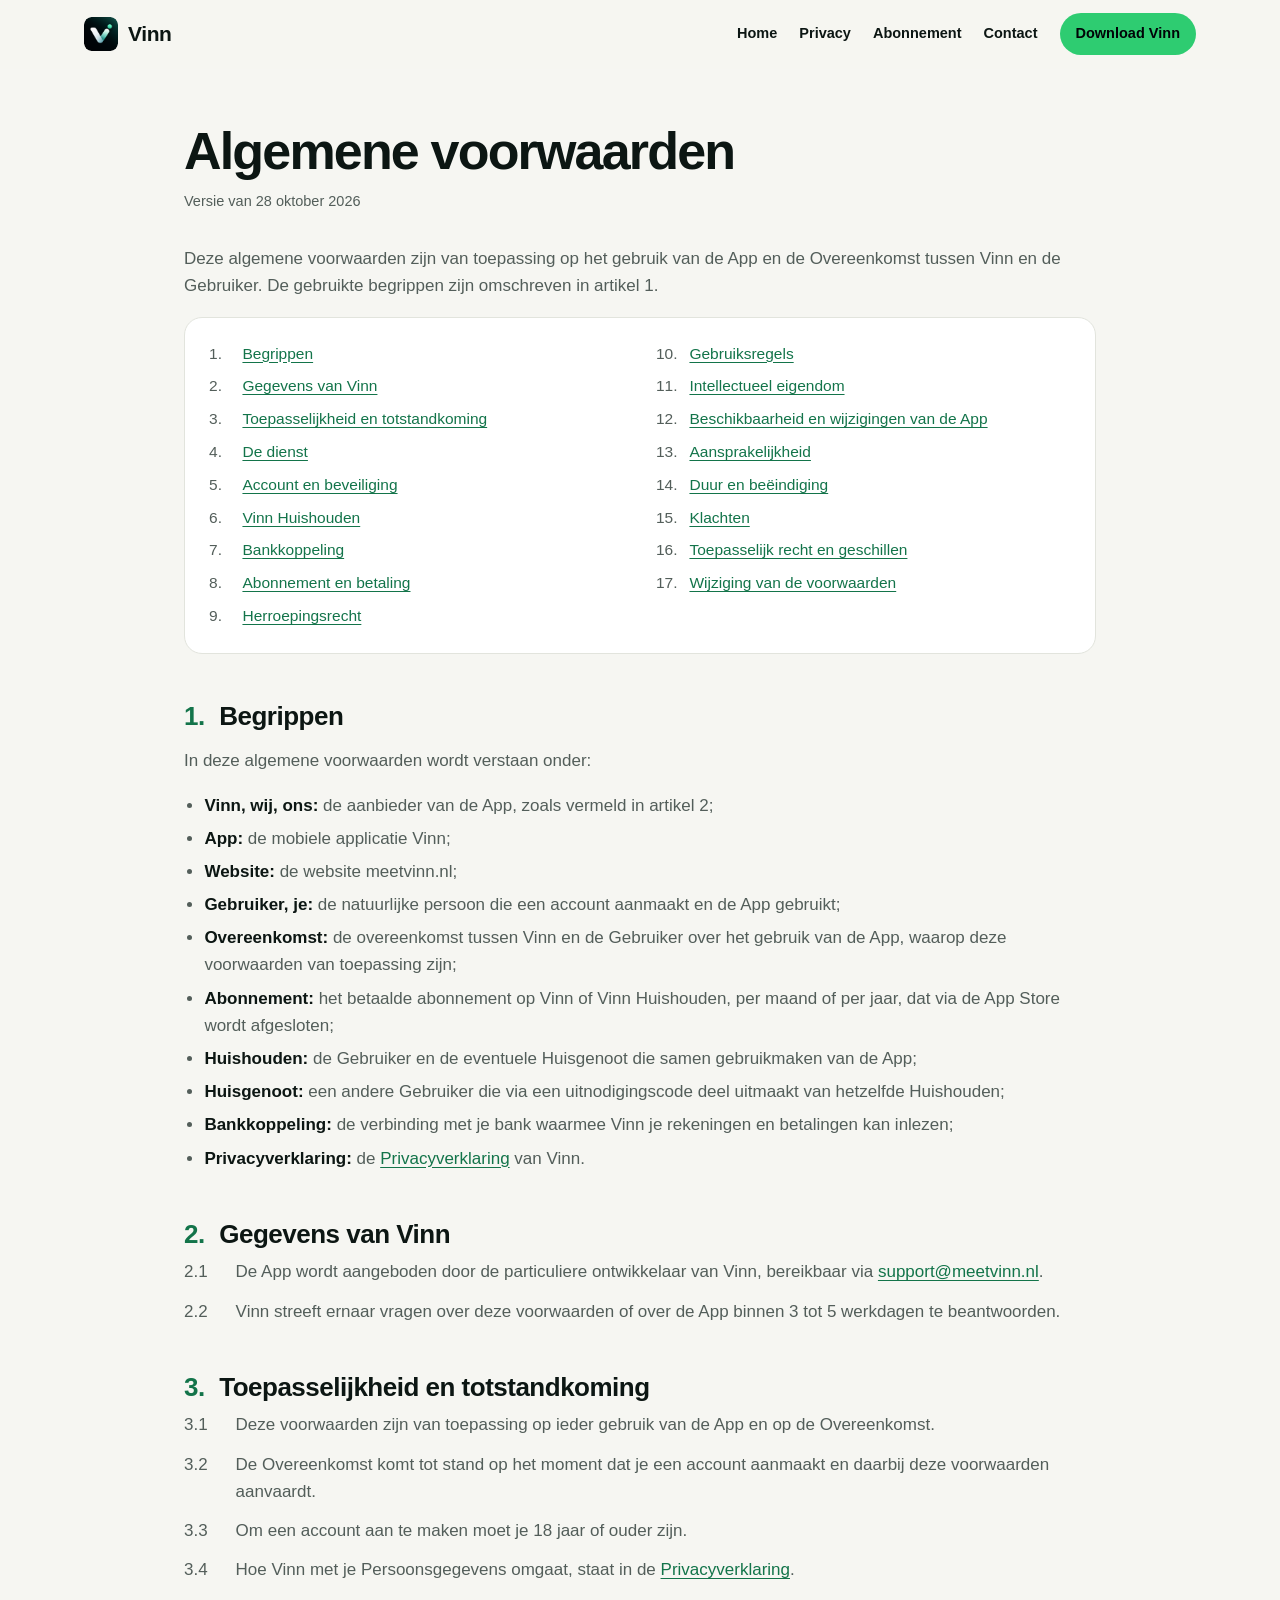
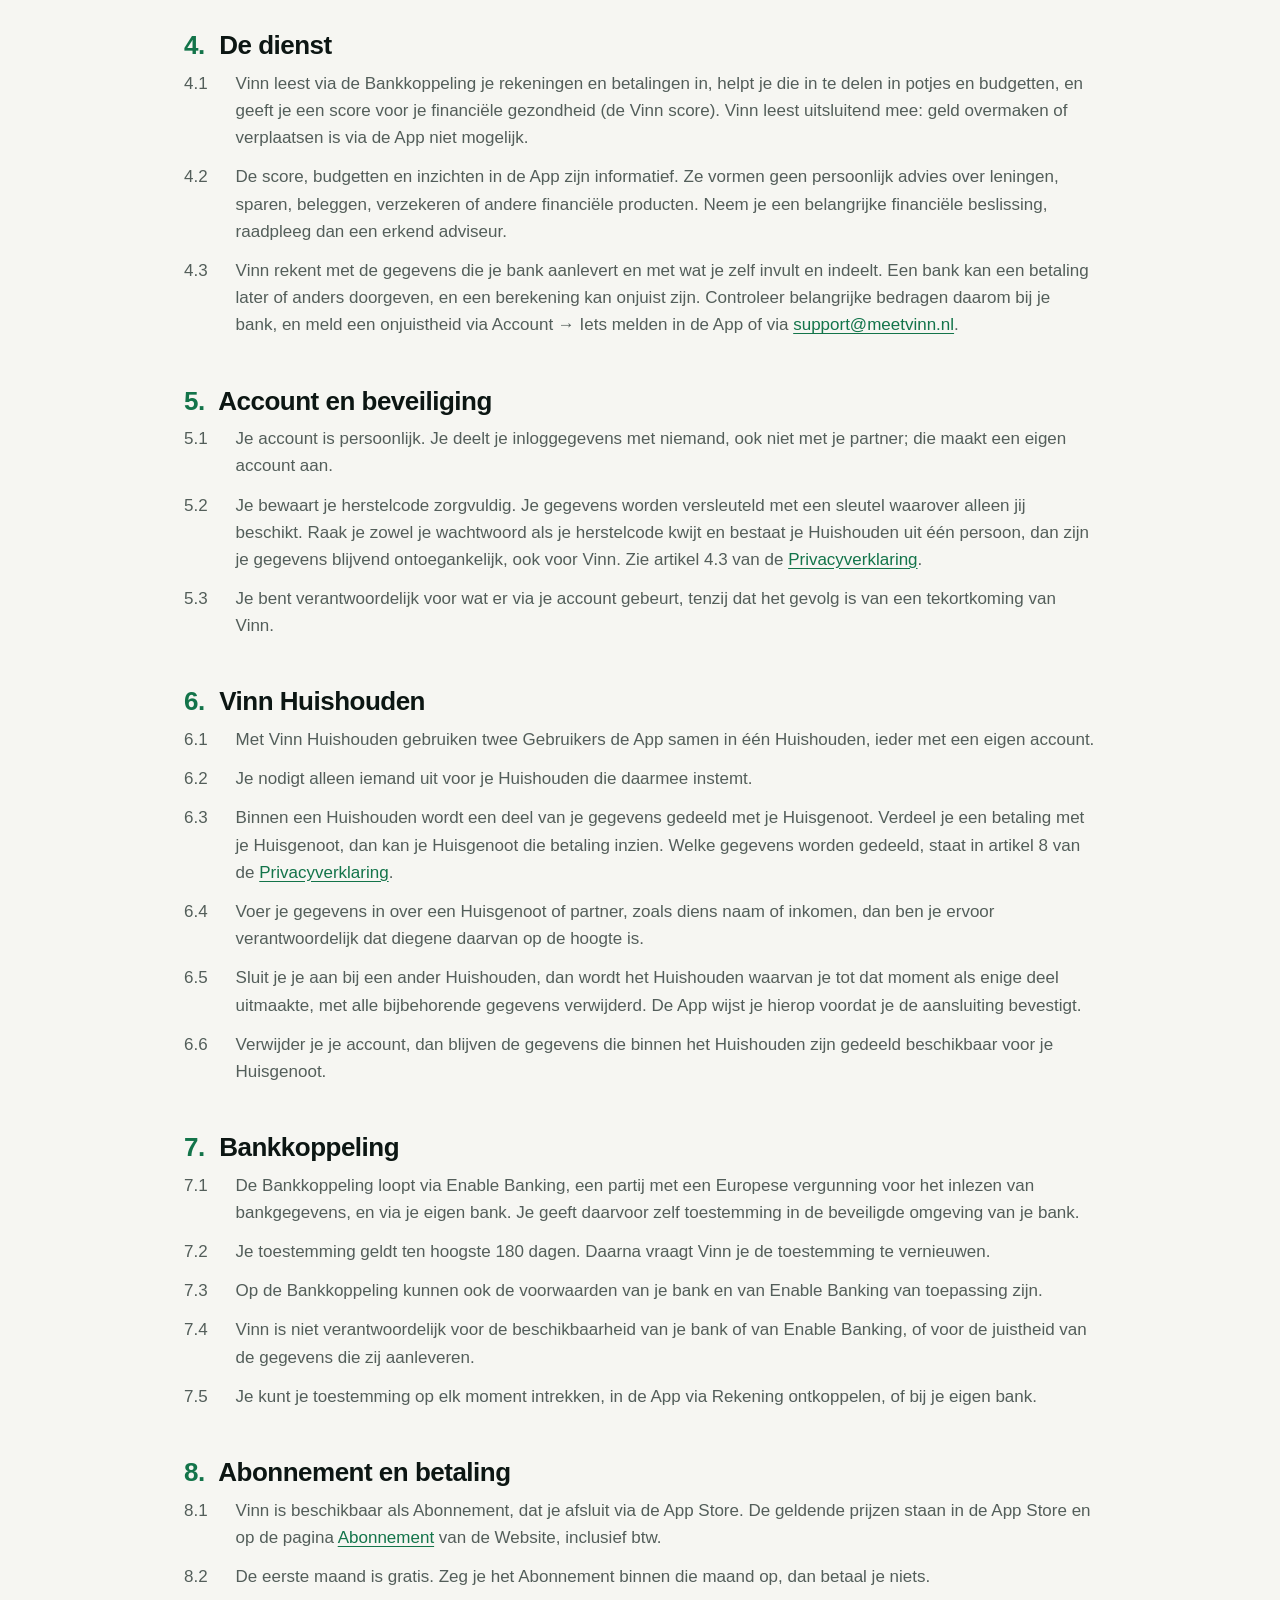
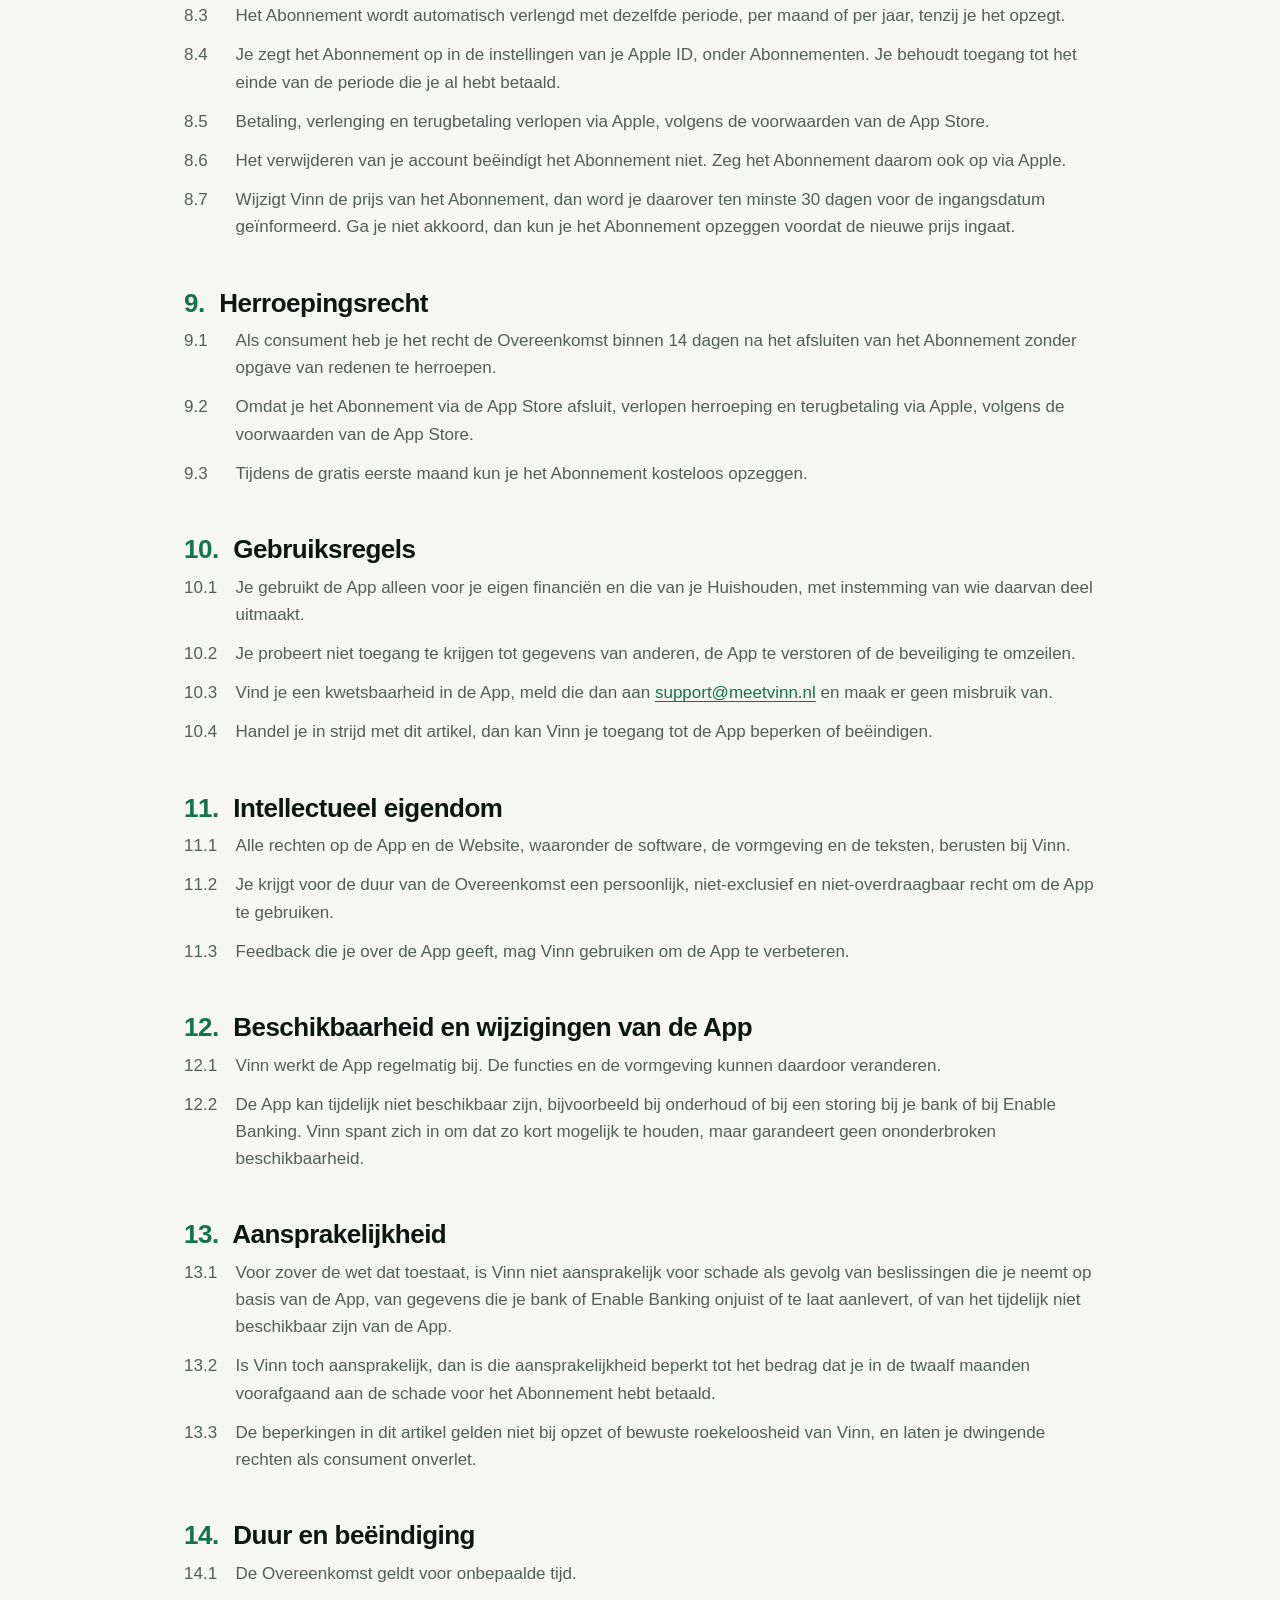
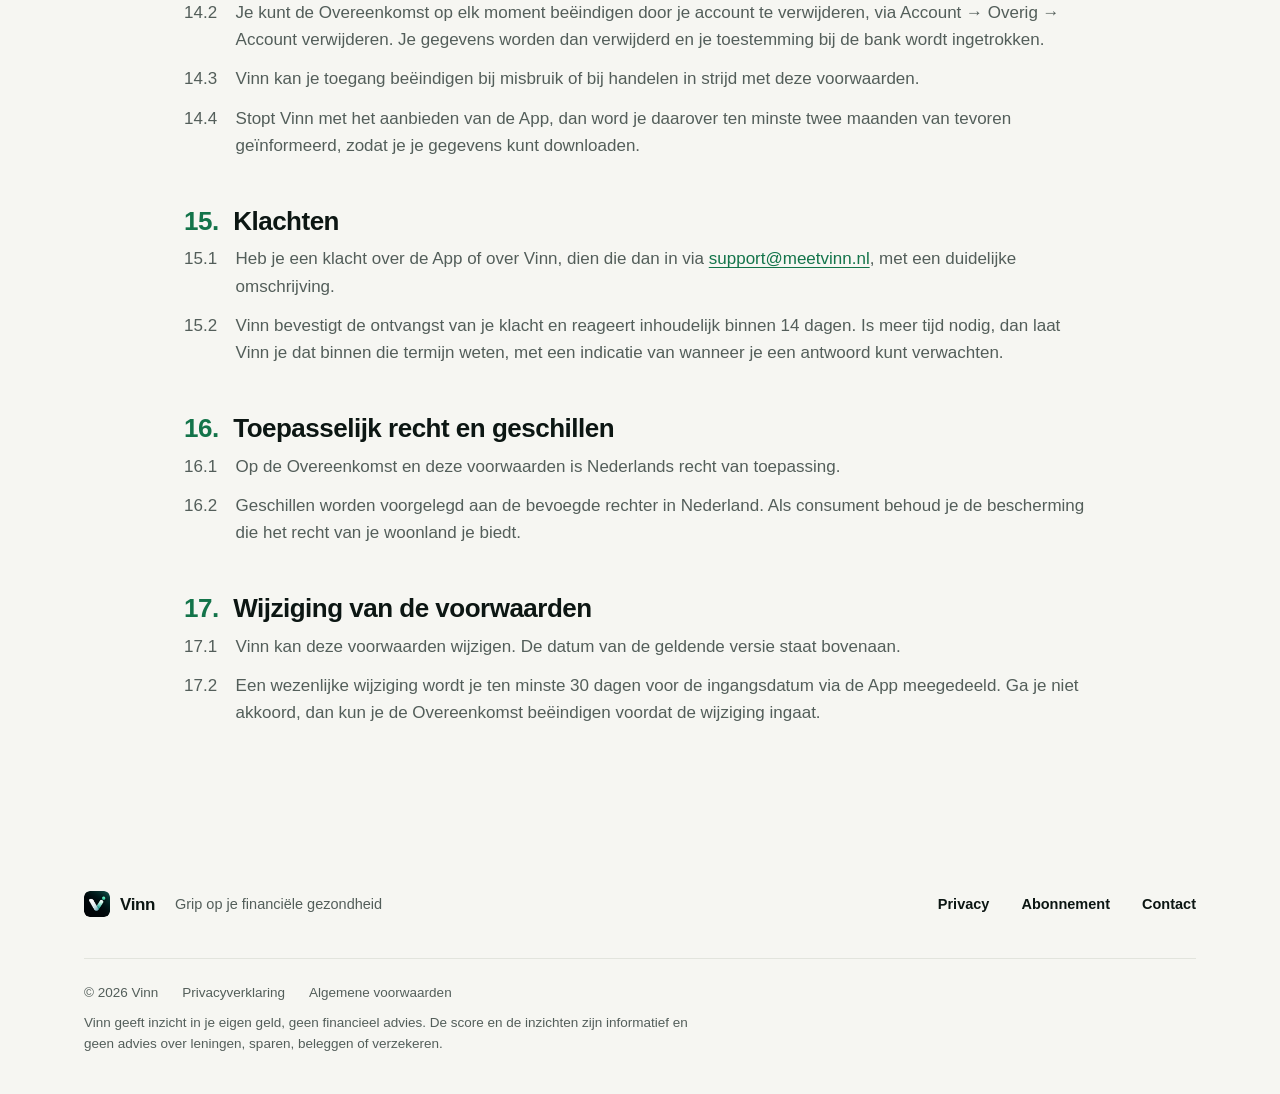
<file: voorwaarden.html>
<!doctype html>
<html lang="nl">
  <head>
    <meta charset="utf-8" />
    <meta name="viewport" content="width=device-width, initial-scale=1" />
    <title>Algemene voorwaarden Vinn</title>
    <meta name="description" content="De algemene voorwaarden van Vinn." />
    <meta name="theme-color" content="#f6f6f2" />
    <link rel="icon" href="favicon.ico" sizes="48x48" />
    <link rel="icon" type="image/png" sizes="64x64" href="favicon.png" />
    <link rel="icon" type="image/png" sizes="192x192" href="favicon-rond-192.png" />
    <link rel="apple-touch-icon" href="icon.png" />
    <!-- Vóór de opmaak, zodat de kopbalk op de telefoon meteen goed staat (31-10-2026). -->
    <script>document.documentElement.classList.add('js');</script>
    <link rel="stylesheet" href="style.css?v=20261031zh" />
  </head>
  <body>
    <header class="kop">
      <div class="binnen">
        <a class="merk" href="index.html"><img src="favicon-192.png" alt="" />Vinn</a>
        <nav>
          <a href="index.html">Home</a>
          <a href="veiligheid.html">Privacy</a>
          <a href="prijs.html">Abonnement</a>
          <a href="support.html">Contact</a>
          <a class="knop groen" href="prijs.html">Download<span class="breed"> Vinn</span></a>
          <button type="button" class="menuknop" aria-label="Menu" aria-expanded="false" aria-controls="uitklapmenu"><span></span><span></span><span></span></button>
        </nav>
      </div>
    </header>

    <main class="artikel genummerd">
      <h1>Algemene voorwaarden</h1>
      <p class="datum">Versie van 28 oktober 2026</p>

      <p>
        Deze algemene voorwaarden zijn van toepassing op het gebruik van de App en de Overeenkomst
        tussen Vinn en de Gebruiker. De gebruikte begrippen zijn omschreven in artikel 1.
      </p>

      <nav class="inhoud" aria-label="Inhoud">
        <ol>
        <li><a href="#begrippen">Begrippen</a></li>
        <li><a href="#wie-is-vinn">Gegevens van Vinn</a></li>
        <li><a href="#toepasselijkheid">Toepasselijkheid en totstandkoming</a></li>
        <li><a href="#de-dienst">De dienst</a></li>
        <li><a href="#account">Account en beveiliging</a></li>
        <li><a href="#huishouden">Vinn Huishouden</a></li>
        <li><a href="#bankkoppeling">Bankkoppeling</a></li>
        <li><a href="#abonnement">Abonnement en betaling</a></li>
        <li><a href="#herroeping">Herroepingsrecht</a></li>
        <li><a href="#gebruik">Gebruiksregels</a></li>
        <li><a href="#intellectueel-eigendom">Intellectueel eigendom</a></li>
        <li><a href="#beschikbaarheid">Beschikbaarheid en wijzigingen van de App</a></li>
        <li><a href="#aansprakelijkheid">Aansprakelijkheid</a></li>
        <li><a href="#beeindiging">Duur en beëindiging</a></li>
        <li><a href="#klachten">Klachten</a></li>
        <li><a href="#recht">Toepasselijk recht en geschillen</a></li>
        <li><a href="#wijzigingen">Wijziging van de voorwaarden</a></li>
        </ol>
      </nav>

      <h2 id="begrippen"><span class="nr">1.</span> Begrippen</h2>
      <p>In deze algemene voorwaarden wordt verstaan onder:</p>
      <ul class="begrippen">
        <li><strong>Vinn, wij, ons:</strong> de aanbieder van de App, zoals vermeld in artikel 2;</li>
        <li><strong>App:</strong> de mobiele applicatie Vinn;</li>
        <li><strong>Website:</strong> de website meetvinn.nl;</li>
        <li><strong>Gebruiker, je:</strong> de natuurlijke persoon die een account aanmaakt en de App gebruikt;</li>
        <li><strong>Overeenkomst:</strong> de overeenkomst tussen Vinn en de Gebruiker over het gebruik van de App, waarop deze voorwaarden van toepassing zijn;</li>
        <li><strong>Abonnement:</strong> het betaalde abonnement op Vinn of Vinn Huishouden, per maand of per jaar, dat via de App Store wordt afgesloten;</li>
        <li><strong>Huishouden:</strong> de Gebruiker en de eventuele Huisgenoot die samen gebruikmaken van de App;</li>
        <li><strong>Huisgenoot:</strong> een andere Gebruiker die via een uitnodigingscode deel uitmaakt van hetzelfde Huishouden;</li>
        <li><strong>Bankkoppeling:</strong> de verbinding met je bank waarmee Vinn je rekeningen en betalingen kan inlezen;</li>
        <li><strong>Privacyverklaring:</strong> de <a href="privacy.html">Privacyverklaring</a> van Vinn.</li>
      </ul>

      <h2 id="wie-is-vinn"><span class="nr">2.</span> Gegevens van Vinn</h2>
      <!-- Na de KvK-inschrijving de invulplekken vervangen door de definitieve handelsnaam, het
           KvK-nummer en het vestigingsadres, zonder persoonlijke naam (Wouter, 28-10-2026). Vóór de livegang. -->
      <p class="lid"><span class="nr">2.1</span><span>De App wordt aangeboden door de particuliere ontwikkelaar van Vinn, bereikbaar via <a href="mailto:support@meetvinn.nl">support@meetvinn.nl</a>.</span></p>
      <p class="lid"><span class="nr">2.2</span><span>Vinn streeft ernaar vragen over deze voorwaarden of over de App binnen 3 tot 5 werkdagen te beantwoorden.</span></p>

      <h2 id="toepasselijkheid"><span class="nr">3.</span> Toepasselijkheid en totstandkoming</h2>
      <p class="lid"><span class="nr">3.1</span><span>Deze voorwaarden zijn van toepassing op ieder gebruik van de App en op de Overeenkomst.</span></p>
      <p class="lid"><span class="nr">3.2</span><span>De Overeenkomst komt tot stand op het moment dat je een account aanmaakt en daarbij deze voorwaarden aanvaardt.</span></p>
      <p class="lid"><span class="nr">3.3</span><span>Om een account aan te maken moet je 18 jaar of ouder zijn.</span></p>
      <p class="lid"><span class="nr">3.4</span><span>Hoe Vinn met je Persoonsgegevens omgaat, staat in de <a href="privacy.html">Privacyverklaring</a>.</span></p>

      <h2 id="de-dienst"><span class="nr">4.</span> De dienst</h2>
      <p class="lid"><span class="nr">4.1</span><span>Vinn leest via de Bankkoppeling je rekeningen en betalingen in, helpt je die in te delen in potjes en budgetten, en geeft je een score voor je financiële gezondheid (de Vinn score). Vinn leest uitsluitend mee: geld overmaken of verplaatsen is via de App niet mogelijk.</span></p>
      <p class="lid"><span class="nr">4.2</span><span>De score, budgetten en inzichten in de App zijn informatief. Ze vormen geen persoonlijk advies over leningen, sparen, beleggen, verzekeren of andere financiële producten. Neem je een belangrijke financiële beslissing, raadpleeg dan een erkend adviseur.</span></p>
      <p class="lid"><span class="nr">4.3</span><span>Vinn rekent met de gegevens die je bank aanlevert en met wat je zelf invult en indeelt. Een bank kan een betaling later of anders doorgeven, en een berekening kan onjuist zijn. Controleer belangrijke bedragen daarom bij je bank, en meld een onjuistheid via Account → Iets melden in de App of via <a href="mailto:support@meetvinn.nl">support@meetvinn.nl</a>.</span></p>

      <h2 id="account"><span class="nr">5.</span> Account en beveiliging</h2>
      <p class="lid"><span class="nr">5.1</span><span>Je account is persoonlijk. Je deelt je inloggegevens met niemand, ook niet met je partner; die maakt een eigen account aan.</span></p>
      <p class="lid"><span class="nr">5.2</span><span>Je bewaart je herstelcode zorgvuldig. Je gegevens worden versleuteld met een sleutel waarover alleen jij beschikt. Raak je zowel je wachtwoord als je herstelcode kwijt en bestaat je Huishouden uit één persoon, dan zijn je gegevens blijvend ontoegankelijk, ook voor Vinn. Zie artikel 4.3 van de <a href="privacy.html">Privacyverklaring</a>.</span></p>
      <p class="lid"><span class="nr">5.3</span><span>Je bent verantwoordelijk voor wat er via je account gebeurt, tenzij dat het gevolg is van een tekortkoming van Vinn.</span></p>

      <h2 id="huishouden"><span class="nr">6.</span> Vinn Huishouden</h2>
      <p class="lid"><span class="nr">6.1</span><span>Met Vinn Huishouden gebruiken twee Gebruikers de App samen in één Huishouden, ieder met een eigen account.</span></p>
      <p class="lid"><span class="nr">6.2</span><span>Je nodigt alleen iemand uit voor je Huishouden die daarmee instemt.</span></p>
      <p class="lid"><span class="nr">6.3</span><span>Binnen een Huishouden wordt een deel van je gegevens gedeeld met je Huisgenoot. Verdeel je een betaling met je Huisgenoot, dan kan je Huisgenoot die betaling inzien. Welke gegevens worden gedeeld, staat in artikel 8 van de <a href="privacy.html">Privacyverklaring</a>.</span></p>
      <p class="lid"><span class="nr">6.4</span><span>Voer je gegevens in over een Huisgenoot of partner, zoals diens naam of inkomen, dan ben je ervoor verantwoordelijk dat diegene daarvan op de hoogte is.</span></p>
      <p class="lid"><span class="nr">6.5</span><span>Sluit je je aan bij een ander Huishouden, dan wordt het Huishouden waarvan je tot dat moment als enige deel uitmaakte, met alle bijbehorende gegevens verwijderd. De App wijst je hierop voordat je de aansluiting bevestigt.</span></p>
      <p class="lid"><span class="nr">6.6</span><span>Verwijder je je account, dan blijven de gegevens die binnen het Huishouden zijn gedeeld beschikbaar voor je Huisgenoot.</span></p>

      <h2 id="bankkoppeling"><span class="nr">7.</span> Bankkoppeling</h2>
      <p class="lid"><span class="nr">7.1</span><span>De Bankkoppeling loopt via Enable Banking, een partij met een Europese vergunning voor het inlezen van bankgegevens, en via je eigen bank. Je geeft daarvoor zelf toestemming in de beveiligde omgeving van je bank.</span></p>
      <p class="lid"><span class="nr">7.2</span><span>Je toestemming geldt ten hoogste 180 dagen. Daarna vraagt Vinn je de toestemming te vernieuwen.</span></p>
      <p class="lid"><span class="nr">7.3</span><span>Op de Bankkoppeling kunnen ook de voorwaarden van je bank en van Enable Banking van toepassing zijn.</span></p>
      <p class="lid"><span class="nr">7.4</span><span>Vinn is niet verantwoordelijk voor de beschikbaarheid van je bank of van Enable Banking, of voor de juistheid van de gegevens die zij aanleveren.</span></p>
      <p class="lid"><span class="nr">7.5</span><span>Je kunt je toestemming op elk moment intrekken, in de App via Rekening ontkoppelen, of bij je eigen bank.</span></p>

      <h2 id="abonnement"><span class="nr">8.</span> Abonnement en betaling</h2>
      <p class="lid"><span class="nr">8.1</span><span>Vinn is beschikbaar als Abonnement, dat je afsluit via de App Store. De geldende prijzen staan in de App Store en op de pagina <a href="prijs.html">Abonnement</a> van de Website, inclusief btw.</span></p>
      <p class="lid"><span class="nr">8.2</span><span>De eerste maand is gratis. Zeg je het Abonnement binnen die maand op, dan betaal je niets.</span></p>
      <p class="lid"><span class="nr">8.3</span><span>Het Abonnement wordt automatisch verlengd met dezelfde periode, per maand of per jaar, tenzij je het opzegt.</span></p>
      <p class="lid"><span class="nr">8.4</span><span>Je zegt het Abonnement op in de instellingen van je Apple ID, onder Abonnementen. Je behoudt toegang tot het einde van de periode die je al hebt betaald.</span></p>
      <p class="lid"><span class="nr">8.5</span><span>Betaling, verlenging en terugbetaling verlopen via Apple, volgens de voorwaarden van de App Store.</span></p>
      <p class="lid"><span class="nr">8.6</span><span>Het verwijderen van je account beëindigt het Abonnement niet. Zeg het Abonnement daarom ook op via Apple.</span></p>
      <p class="lid"><span class="nr">8.7</span><span>Wijzigt Vinn de prijs van het Abonnement, dan word je daarover ten minste 30 dagen voor de ingangsdatum geïnformeerd. Ga je niet akkoord, dan kun je het Abonnement opzeggen voordat de nieuwe prijs ingaat.</span></p>

      <h2 id="herroeping"><span class="nr">9.</span> Herroepingsrecht</h2>
      <p class="lid"><span class="nr">9.1</span><span>Als consument heb je het recht de Overeenkomst binnen 14 dagen na het afsluiten van het Abonnement zonder opgave van redenen te herroepen.</span></p>
      <p class="lid"><span class="nr">9.2</span><span>Omdat je het Abonnement via de App Store afsluit, verlopen herroeping en terugbetaling via Apple, volgens de voorwaarden van de App Store.</span></p>
      <p class="lid"><span class="nr">9.3</span><span>Tijdens de gratis eerste maand kun je het Abonnement kosteloos opzeggen.</span></p>

      <h2 id="gebruik"><span class="nr">10.</span> Gebruiksregels</h2>
      <p class="lid"><span class="nr">10.1</span><span>Je gebruikt de App alleen voor je eigen financiën en die van je Huishouden, met instemming van wie daarvan deel uitmaakt.</span></p>
      <p class="lid"><span class="nr">10.2</span><span>Je probeert niet toegang te krijgen tot gegevens van anderen, de App te verstoren of de beveiliging te omzeilen.</span></p>
      <p class="lid"><span class="nr">10.3</span><span>Vind je een kwetsbaarheid in de App, meld die dan aan <a href="mailto:support@meetvinn.nl">support@meetvinn.nl</a> en maak er geen misbruik van.</span></p>
      <p class="lid"><span class="nr">10.4</span><span>Handel je in strijd met dit artikel, dan kan Vinn je toegang tot de App beperken of beëindigen.</span></p>

      <h2 id="intellectueel-eigendom"><span class="nr">11.</span> Intellectueel eigendom</h2>
      <p class="lid"><span class="nr">11.1</span><span>Alle rechten op de App en de Website, waaronder de software, de vormgeving en de teksten, berusten bij Vinn.</span></p>
      <p class="lid"><span class="nr">11.2</span><span>Je krijgt voor de duur van de Overeenkomst een persoonlijk, niet-exclusief en niet-overdraagbaar recht om de App te gebruiken.</span></p>
      <p class="lid"><span class="nr">11.3</span><span>Feedback die je over de App geeft, mag Vinn gebruiken om de App te verbeteren.</span></p>

      <h2 id="beschikbaarheid"><span class="nr">12.</span> Beschikbaarheid en wijzigingen van de App</h2>
      <p class="lid"><span class="nr">12.1</span><span>Vinn werkt de App regelmatig bij. De functies en de vormgeving kunnen daardoor veranderen.</span></p>
      <p class="lid"><span class="nr">12.2</span><span>De App kan tijdelijk niet beschikbaar zijn, bijvoorbeeld bij onderhoud of bij een storing bij je bank of bij Enable Banking. Vinn spant zich in om dat zo kort mogelijk te houden, maar garandeert geen ononderbroken beschikbaarheid.</span></p>

      <h2 id="aansprakelijkheid"><span class="nr">13.</span> Aansprakelijkheid</h2>
      <p class="lid"><span class="nr">13.1</span><span>Voor zover de wet dat toestaat, is Vinn niet aansprakelijk voor schade als gevolg van beslissingen die je neemt op basis van de App, van gegevens die je bank of Enable Banking onjuist of te laat aanlevert, of van het tijdelijk niet beschikbaar zijn van de App.</span></p>
      <p class="lid"><span class="nr">13.2</span><span>Is Vinn toch aansprakelijk, dan is die aansprakelijkheid beperkt tot het bedrag dat je in de twaalf maanden voorafgaand aan de schade voor het Abonnement hebt betaald.</span></p>
      <p class="lid"><span class="nr">13.3</span><span>De beperkingen in dit artikel gelden niet bij opzet of bewuste roekeloosheid van Vinn, en laten je dwingende rechten als consument onverlet.</span></p>

      <h2 id="beeindiging"><span class="nr">14.</span> Duur en beëindiging</h2>
      <p class="lid"><span class="nr">14.1</span><span>De Overeenkomst geldt voor onbepaalde tijd.</span></p>
      <p class="lid"><span class="nr">14.2</span><span>Je kunt de Overeenkomst op elk moment beëindigen door je account te verwijderen, via Account → Overig → Account verwijderen. Je gegevens worden dan verwijderd en je toestemming bij de bank wordt ingetrokken.</span></p>
      <p class="lid"><span class="nr">14.3</span><span>Vinn kan je toegang beëindigen bij misbruik of bij handelen in strijd met deze voorwaarden.</span></p>
      <p class="lid"><span class="nr">14.4</span><span>Stopt Vinn met het aanbieden van de App, dan word je daarover ten minste twee maanden van tevoren geïnformeerd, zodat je je gegevens kunt downloaden.</span></p>

      <h2 id="klachten"><span class="nr">15.</span> Klachten</h2>
      <p class="lid"><span class="nr">15.1</span><span>Heb je een klacht over de App of over Vinn, dien die dan in via <a href="mailto:support@meetvinn.nl">support@meetvinn.nl</a>, met een duidelijke omschrijving.</span></p>
      <p class="lid"><span class="nr">15.2</span><span>Vinn bevestigt de ontvangst van je klacht en reageert inhoudelijk binnen 14 dagen. Is meer tijd nodig, dan laat Vinn je dat binnen die termijn weten, met een indicatie van wanneer je een antwoord kunt verwachten.</span></p>

      <h2 id="recht"><span class="nr">16.</span> Toepasselijk recht en geschillen</h2>
      <p class="lid"><span class="nr">16.1</span><span>Op de Overeenkomst en deze voorwaarden is Nederlands recht van toepassing.</span></p>
      <p class="lid"><span class="nr">16.2</span><span>Geschillen worden voorgelegd aan de bevoegde rechter in Nederland. Als consument behoud je de bescherming die het recht van je woonland je biedt.</span></p>

      <h2 id="wijzigingen"><span class="nr">17.</span> Wijziging van de voorwaarden</h2>
      <p class="lid"><span class="nr">17.1</span><span>Vinn kan deze voorwaarden wijzigen. De datum van de geldende versie staat bovenaan.</span></p>
      <p class="lid"><span class="nr">17.2</span><span>Een wezenlijke wijziging wordt je ten minste 30 dagen voor de ingangsdatum via de App meegedeeld. Ga je niet akkoord, dan kun je de Overeenkomst beëindigen voordat de wijziging ingaat.</span></p>
    </main>

    <footer class="voet">
      <div class="binnen voet-boven">
        <div class="voet-merk">
          <span class="merk"><img src="favicon-192.png" alt="" />Vinn</span>
          <span>Grip op je financiële gezondheid</span>
          <!-- Zodra de app in de App Store staat: hier de officiële knop "Download in de App
               Store" van Apple, met de link naar Vinn. -->
        </div>
        <nav aria-label="Voet">
          <a href="veiligheid.html">Privacy</a>
          <a href="prijs.html">Abonnement</a>
          <a href="support.html">Contact</a>
        </nav>
      </div>
      <div class="binnen voet-onder">
        <div class="voet-gegevens">
          <span>© 2026 Vinn</span>
          <!-- Wettelijk verplicht zodra Vinn bij de KvK staat ingeschreven: de bedrijfsnaam, het
               KvK-nummer en de vestigingsplaats (en het btw-nummer). Vervangen vóór de livegang. -->
          <a href="privacy.html">Privacyverklaring</a>
          <a href="voorwaarden.html">Algemene voorwaarden</a>
          <a href="#" data-cookie-instellingen>Cookie-instellingen</a>
        </div>
        <p class="voetnoot">
          Vinn geeft inzicht in je eigen geld, geen financieel advies. De score en de inzichten
          zijn informatief en geen advies over leningen, sparen, beleggen of verzekeren.
        </p>
      </div>
    </footer>

    <script>
      const kop = document.querySelector('.kop');
      const zet = () => kop.classList.toggle('gescrold', window.scrollY > 8);
      addEventListener('scroll', zet, { passive: true });
      zet();

      // Elke pagina begint bovenaan, ook als de browser of het voorbeeld de vorige plek onthoudt
      // (Wouter, 27-10-2026). scrollIntoView schuift ook een omringend venster mee.
      if ('scrollRestoration' in history) history.scrollRestoration = 'manual';
      addEventListener('pageshow', () => {
        if (!location.hash) document.documentElement.scrollIntoView({ block: 'start', behavior: 'instant' });
      });
    </script>
    <script src="menu.js?v=20261031o"></script>
    <script src="cookies.js"></script>
    <!-- Bezoekers tellen zonder cookies en zonder IP-adressen (GoatCounter, 28-10-2026). -->
    <script data-goatcounter="https://meetvinn.goatcounter.com/count" async src="https://gc.zgo.at/count.js"></script>
  </body>
</html>
</file>
<file: style.css>
:root {
  --bg: #f6f6f2;
  --vlak: #ffffff;
  --vlak-zacht: #eeefe9;
  --rand: #e2e4dd;
  --tekst: #0c1613;
  --zacht: #535e5a;
  --inkt: #061210;
  --inkt-vlak: #0e1c19;
  --groen: #13744a;
  --groen-licht: #2ecc71;
  --mint: #44d6a5;
  --rood: #ff6369;
  --amber: #f5b841;
  --breed: 1160px;
  --smal: 780px;
  color-scheme: light;
}

* {
  box-sizing: border-box;
}

html {
  scroll-behavior: smooth;
}

body {
  margin: 0;
  overflow-x: hidden;
  background: var(--bg);
  color: var(--tekst);
  font-family: -apple-system, BlinkMacSystemFont, 'Segoe UI', Roboto, Helvetica, Arial, sans-serif;
  font-size: 17px;
  line-height: 1.6;
  -webkit-text-size-adjust: 100%;
  -webkit-font-smoothing: antialiased;
}

a {
  color: var(--groen);
  text-underline-offset: 3px;
}

.binnen {
  max-width: var(--breed);
  margin: 0 auto;
  padding: 0 24px;
}

/* ---------- Kop ---------- */

.kop {
  position: sticky;
  top: 0;
  z-index: 10;
  background: color-mix(in srgb, var(--bg) 86%, transparent);
  backdrop-filter: saturate(160%) blur(14px);
  -webkit-backdrop-filter: saturate(160%) blur(14px);
  border-bottom: 1px solid transparent;
}

.kop.gescrold {
  border-bottom-color: var(--rand);
}

.kop .binnen {
  display: flex;
  align-items: center;
  height: 68px;
  gap: 28px;
}

.merk {
  display: flex;
  align-items: center;
  gap: 10px;
  color: var(--tekst);
  text-decoration: none;
  font-weight: 750;
  font-size: 21px;
  letter-spacing: -0.4px;
}

.merk img {
  width: 34px;
  height: 34px;
  border-radius: 22.5%;
}

.kop nav {
  display: flex;
  align-items: center;
  gap: 22px;
  margin-left: auto;
  font-size: 14.5px;
}

/* Zelfde dikte en grootte als de links onderaan de pagina (Wouter, 26-10-2026). */
.kop nav a {
  color: var(--tekst);
  text-decoration: none;
  font-weight: 600;
}

.kop nav a:hover {
  opacity: 0.7;
}

/* De downloadknop in de menubalk is een link, maar geen tabje. */
.kop nav a.knop {
  font-weight: 650;
  color: #000307;
  opacity: 1;
}

/* Alle tabjes zwart; het tabje van de pagina waar je bent, krijgt een streepje eronder. */
.kop nav a[aria-current='page'] {
  text-decoration: underline;
  text-decoration-thickness: 2px;
  text-underline-offset: 6px;
}

.knop {
  display: inline-flex;
  align-items: center;
  gap: 8px;
  padding: 12px 20px;
  border-radius: 999px;
  background: var(--inkt);
  color: #fff;
  font-weight: 650;
  font-size: 15.5px;
  text-decoration: none;
  transition: transform 0.15s ease;
}

button.knop {
  border: 0;
  font: inherit;
  font-weight: 650;
  font-size: 15.5px;
  cursor: pointer;
}

.knop:focus-visible {
  outline: 3px solid var(--groen-licht);
  outline-offset: 3px;
}

.knop:hover {
  transform: translateY(-1px);
}

/* Het groen van de app (theme.green), met donkere tekst zoals op de groene knoppen daar. */
.knop.groen {
  background: #2ecc71;
  color: #000307;
}

.knop.licht {
  background: transparent;
  color: var(--tekst);
  box-shadow: inset 0 0 0 1.5px var(--rand);
}

.kop .knop {
  padding: 9px 16px;
  font-size: 14.5px;
  white-space: nowrap;
  /* "Vinn" is een los stuk, zodat het op de telefoon kan wegvallen. Een spatie aan het begin
     van zo'n stuk telt niet mee, dus de woordafstand komt van .breed zelf. */
  gap: 0;
}

.kop .breed {
  margin-left: 0.28em;
}

/* ---------- Opening ---------- */

/* Alleen opzij afsnijden: naar beneden mag de schaduw van de telefoon doorlopen over
   "Zo werkt Vinn" heen, in plaats van recht afgekapt te worden. */
.opening {
  position: relative;
  padding: 56px 0 48px;
  overflow-x: clip;
  overflow-y: visible;
}


.opening .binnen {
  display: grid;
  grid-template-columns: minmax(0, 1.15fr) minmax(0, 0.85fr);
  align-items: center;
  gap: 48px;
}

.label {
  display: inline-block;
  font-size: 13px;
  font-weight: 700;
  letter-spacing: 0.08em;
  text-transform: uppercase;
  color: var(--groen);
  margin-bottom: 18px;
}

h1 {
  font-size: clamp(40px, 5.6vw, 68px);
  line-height: 1.02;
  letter-spacing: -0.035em;
  font-weight: 780;
  margin: 0 0 24px;
}

/* De groene stip uit het logo, als punt achter de kop; iets groener dan in icon.png,
   zodat hij op de lichte achtergrond niet naar mint neigt. */
.stip {
  display: inline-block;
  width: 0.2em;
  height: 0.2em;
  margin-left: 0.07em;
  border-radius: 50%;
  background: linear-gradient(180deg, #24d865, #14a849);
  box-shadow: 0 0 0.18em #14a84955;
}

.inleiding {
  font-size: 20px;
  line-height: 1.55;
  color: var(--zacht);
  max-width: 34em;
  margin: 0 0 32px;
}

.knoppen {
  display: flex;
  flex-wrap: wrap;
  gap: 12px;
}

.kleintje {
  font-size: 14px;
  color: var(--zacht);
  margin-top: 18px;
}

.toneel {
  position: relative;
  display: flex;
  justify-content: center;
}

.toneel::before {
  content: '';
  position: absolute;
  inset: 8% -20% 0;
  background: radial-gradient(closest-side, #44d6a533, transparent 70%);
  z-index: 0;
}

/* ---------- Telefoon (nagemaakt startscherm, nepaccount) ---------- */

.telefoon {
  position: relative;
  z-index: 1;
  zoom: 0.82;
  /* iPhone 18 Pro (31-10-2026): een scherm van 402 × 874 punten, plus de rand van 10. Was
     390 × 844, de maat van een oudere iPhone. */
  width: 422px;
  padding: 10px;
  border-radius: 62px;
  background: #1a1d1c;
  box-shadow:
    0 0 0 2px #3a3f3d,
    0 40px 80px -20px #06121055,
    0 18px 36px -18px #06121066;
}

.scherm {
  position: relative;
  height: 874px;
  border-radius: 52px;
  overflow: hidden;
  color: #fff;
  background: #0a0e14;
  font-size: 15px;
  line-height: 1.35;
}

/* De twee groene gloeden die in de app langzaam over de onderkant bewegen (Achtergrond.tsx):
   dezelfde plekken, banen en snelheid (41 en 57 seconden). Rustig is het punt. */
.gloed {
  position: absolute;
  border-radius: 50%;
  background: radial-gradient(
    closest-side,
    rgb(27 91 80 / var(--d)),
    rgb(27 91 80 / calc(var(--d) * 0.45)) 45%,
    rgb(27 91 80 / 0)
  );
  will-change: transform;
}

.gloed.een {
  --d: 0.8;
  width: 585px;
  height: 585px;
  left: -234px;
  top: 265px;
  animation: gloed-een 20s ease-in-out infinite alternate;
}

.gloed.twee {
  --d: 0.6;
  width: 450px;
  height: 450px;
  left: 145px;
  top: 568px;
  animation: gloed-twee 28s ease-in-out infinite alternate;
}

@keyframes gloed-een {
  to {
    transform: translate(293px, 152px);
  }
}

@keyframes gloed-twee {
  to {
    transform: translate(-332px, -186px);
  }
}

@media (prefers-reduced-motion: reduce) {
  .gloed {
    animation: none;
  }
}

.statusbalk,
.app {
  position: relative;
  z-index: 1;
}

/* Het Dynamic Island, zoals op de iPhone 18 Pro: ongeveer twee derde zo breed als eerder
   (volgens uitgelekte maten 13,5 in plaats van 20,8 mm), met de cameralens rechts. Was zwart op
   een bijna zwart scherm en daardoor op een telefoon niet te zien (Wouter, 31-10-2026); het
   scherm heeft nu de achtergrond van de app (#0A0E14), waar het eiland zichtbaar tegen afsteekt. */
.eiland {
  position: absolute;
  z-index: 3;
  top: 11px;
  left: 50%;
  width: 84px;
  height: 32px;
  margin-left: -42px;
  border-radius: 16px;
  background: #000;
}

.eiland::after {
  content: '';
  position: absolute;
  top: 50%;
  right: 11px;
  width: 11px;
  height: 11px;
  margin-top: -5.5px;
  border-radius: 50%;
  background: radial-gradient(circle at 35% 35%, #2b3a55 0, #121a28 45%, #05070b 75%);
}

.statusbalk {
  display: flex;
  justify-content: space-between;
  align-items: center;
  height: 54px;
  padding: 6px 34px 0 46px;
  font-weight: 650;
  font-size: 16px;
}

.statusbalk svg {
  height: 13px;
  margin-left: 6px;
}

.app {
  padding: 18px 16px 0;
}

.groet {
  display: flex;
  align-items: center;
  gap: 8px;
  padding: 0 4px;
}

.groet h2 {
  font-size: 30px;
  font-weight: 700;
  letter-spacing: -0.6px;
  margin: 0;
  flex: 1;
}

.rondknop {
  position: relative;
  width: 38px;
  height: 38px;
  border-radius: 50%;
  background: #262626;
  border: 0.5px solid #353535;
  display: grid;
  place-items: center;
}

.groet-sub {
  margin: 6px 4px 22px;
  font-size: 15.5px;
  line-height: 22px;
}

.ringen {
  display: flex;
  gap: 12px;
  margin-bottom: 22px;
}

.ringvak {
  flex: 1;
  display: flex;
  flex-direction: column;
  align-items: center;
  padding: 6px 0;
}

.ringvak .kap {
  font-size: 12.5px;
  font-weight: 600;
  letter-spacing: 0.2px;
  text-transform: uppercase;
}

.ring {
  position: relative;
  width: 112px;
  height: 112px;
  margin: 12px 0;
}

.ring span {
  position: absolute;
  inset: 0;
  display: grid;
  place-items: center;
  font-size: 30px;
  font-weight: 700;
  letter-spacing: -0.8px;
}

.pil {
  height: 24px;
  padding: 0 10px;
  border-radius: 999px;
  background: #1c1c1c;
  border: 0.5px solid #353535;
  color: #919191;
  font-size: 11.5px;
  font-weight: 700;
  display: grid;
  place-items: center;
}

.blokkop {
  display: flex;
  align-items: center;
  gap: 8px;
  font-size: 17px;
  font-weight: 700;
  letter-spacing: -0.2px;
  margin: 0 0 10px;
}

.teller {
  min-width: 26px;
  height: 26px;
  padding: 0 8px;
  border-radius: 13px;
  background: #2ecc711f;
  color: var(--groen-licht);
  font-size: 13.5px;
  display: grid;
  place-items: center;
}

.blokkop .vul {
  flex: 1;
}

.appkaart {
  background: #1c1c1c;
  border: 0.5px solid #353535;
  border-radius: 20px;
  margin-bottom: 32px;
}

.appkaart.zin {
  display: flex;
  align-items: center;
  justify-content: space-between;
  padding: 14px 16px;
  font-size: 14px;
}

.rekening {
  display: flex;
  align-items: center;
  gap: 12px;
  padding: 11px 16px;
}

.rekening + .rekening {
  border-top: 0.5px solid #353535;
}

.rekening .ico {
  width: 34px;
  height: 34px;
  border-radius: 50%;
  display: grid;
  place-items: center;
}

.rekening .naam {
  flex: 1;
  font-size: 14.5px;
  font-weight: 600;
}

.rekening .naam small {
  display: block;
  font-size: 11.5px;
  font-weight: 400;
  color: #919191;
}

.rekening b {
  font-size: 13px;
  letter-spacing: -0.2px;
}

.tabbalk {
  position: absolute;
  z-index: 2;
  left: 14px;
  right: 14px;
  bottom: 26px;
  height: 66px;
  border-radius: 33px;
  background: #2e2e2e;
  border: 0.5px solid #4a4a4a;
  display: flex;
  align-items: center;
  justify-content: space-around;
  padding: 0 6px;
}

.tab {
  display: flex;
  flex-direction: column;
  align-items: center;
  gap: 3px;
  font-size: 10px;
  color: #919191;
  font-weight: 500;
}

.tab.aan {
  color: #fff;
  font-weight: 700;
}

/* ---------- Venster met de QR-code ---------- */

.qrvenster {
  width: min(360px, calc(100% - 32px));
  padding: 36px 28px 32px;
  border: 0;
  border-radius: 28px;
  background: var(--vlak);
  color: var(--tekst);
  text-align: center;
  box-shadow: 0 30px 80px -20px #06121066;
}

.qrvenster::backdrop {
  background: #06121066;
  backdrop-filter: blur(4px);
}

.qrvenster h2 {
  font-size: 24px;
  letter-spacing: -0.4px;
  margin: 14px 0 6px;
}

.qrvenster p {
  margin: 0 0 22px;
  color: var(--zacht);
  font-size: 15.5px;
  line-height: 1.5;
}

.qrlogo {
  width: 56px;
  height: 56px;
  border-radius: 22.5%;
}

/* Wat je koos op de pagina Prijzen. */
.qrvenster .qrkeuze {
  display: grid;
  gap: 2px;
  margin: 4px auto 14px;
  padding: 10px 16px;
  border-radius: 14px;
  background: #2ecc711a;
  color: var(--tekst);
  text-align: center;
}

.qrkeuze strong {
  font-size: 15.5px;
}

.qrkeuze span {
  color: var(--zacht);
  font-size: 14px;
}

.qrkeuze[hidden] {
  display: none;
}

.qrcode {
  width: 200px;
  aspect-ratio: 1;
  max-width: 100%;
  margin: 0 auto;
  border: 2px dashed var(--rand);
  border-radius: 18px;
  display: grid;
  place-items: center;
  color: var(--zacht);
  font-size: 14px;
  font-weight: 600;
}

.sluit {
  position: absolute;
  top: 14px;
  right: 14px;
  width: 36px;
  height: 36px;
  border: 0;
  border-radius: 50%;
  background: var(--vlak-zacht);
  color: var(--tekst);
  display: grid;
  place-items: center;
  cursor: pointer;
}

/* ---------- Secties ---------- */

section {
  padding: 96px 0;
}

.sectiekop {
  max-width: 640px;
  margin-bottom: 56px;
}

h2 {
  font-size: clamp(30px, 3.6vw, 44px);
  line-height: 1.1;
  letter-spacing: -0.03em;
  font-weight: 760;
  margin: 0 0 16px;
}

.sectiekop p {
  font-size: 19px;
  color: var(--zacht);
  margin: 0;
}

.sectiekop p.kanttekening {
  font-size: 15px;
  font-style: italic;
  margin-top: 16px;
}

/* Direct onder de opening: minder lucht tussen de intro en dit blok. */
section#hoe {
  padding-top: 8px;
}

#hoe .sectiekop {
  margin-bottom: 36px;
}

/* Elke stap is drie rijen (kopje met nummer, tekst, kaartje) die over de stappen heen
   gelijk lopen, zodat de kaartjes op dezelfde hoogte staan, ook bij ongelijke teksten. */
.stappen {
  display: grid;
  grid-template-columns: repeat(5, minmax(0, 1fr));
  grid-auto-rows: auto;
  gap: 0;
  border-top: 1px solid var(--rand);
}

.stap {
  display: grid;
  grid-row: span 3;
  grid-template-rows: subgrid;
  align-content: start;
  row-gap: 0;
  padding: 32px 16px 8px 0;
}

.stap + .stap {
  padding-left: 16px;
  border-left: 1px solid var(--rand);
}

/* Kleine nagemaakte stukjes van de app boven de stappen, in de kleuren van de app. */

/* Elk kaartje precies zo breed als zijn kolom, niet breder: zonder `min-width: 0` duwde een
   lange winkelnaam het kaartje van stap 2 over de scheidslijn (31-10-2026). */
.stap .mini {
  min-width: 0;
}

/* De eerste stap van een rij heeft links geen ruimte, de rest wel; met dezelfde ruimte
   rechts worden alle kaartjes even breed (31-10-2026, Wouter). */
@media (min-width: 1181px) {
  .stap:first-child .mini {
    margin-right: 16px;
  }
}

/* In een smalle kolom iets compacter, zodat "Albert Heijn" en "Betaalrekening" er helemaal
   in passen in plaats van met puntjes. */
@media (min-width: 901px) {
  .stap .mini {
    padding-left: 10px;
    padding-right: 10px;
  }

  .stap .mini-betaling {
    gap: 5px;
    padding: 7px 5px;
  }

  .stap .mini-ico {
    width: 24px;
    height: 24px;
  }

  .stap .mini-naam {
    font-size: 12px;
  }

  .stap .mini b {
    font-size: 11.5px;
  }
}
.mini {
  display: flex;
  flex-direction: column;
  gap: 10px;
  height: 166px;
  margin-top: 20px;
  align-self: end;
  padding: 14px 12px;
  border-radius: 22px;
  background:
    radial-gradient(90% 70% at 20% 120%, #1b5b5066, transparent 70%),
    #000307;
  color: #fff;
  font-size: 13px;
  line-height: 1.3;
  box-shadow: 0 18px 40px -24px #06121080;
}

.mini-kop {
  font-size: 11px;
  font-weight: 700;
  letter-spacing: 0.4px;
  text-transform: uppercase;
  color: #fff;
}

.mini-betaling {
  display: flex;
  align-items: center;
  gap: 8px;
  padding: 8px;
  border-radius: 14px;
  background: #1c1c1c;
  border: 0.5px solid #353535;
}

.mini-ico {
  width: 26px;
  height: 26px;
  border-radius: 50%;
  display: grid;
  place-items: center;
  flex: none;
}

.mini-naam {
  flex: 1;
  min-width: 0;
  font-weight: 600;
  white-space: nowrap;
  overflow: hidden;
  text-overflow: ellipsis;
}

.mini-naam small {
  display: block;
  font-size: 11px;
  font-weight: 400;
  color: #919191;
}

.mini b {
  font-size: 12.5px;
  white-space: nowrap;
  font-variant-numeric: tabular-nums;
}

/* Twee per rij, even breed en even hoog, zoals de potjes bij het beoordelen in de app. */
.mini-potjes {
  display: grid;
  grid-template-columns: repeat(2, minmax(0, 1fr));
  gap: 5px;
  /* Onderaan in het vlakje, met wat lucht onder de betaling. */
  margin-top: auto;
  margin-bottom: 4px;
}

.mini-potjes span {
  display: grid;
  place-items: center;
  height: 32px;
  padding: 0 2px;
  border-radius: 999px;
  background: #1c1c1c;
  border: 0.5px solid #353535;
  /* Klein genoeg dat "Boodschappen" er helemaal in past; anders valt hij rechts af en staat
     hij niet in het midden. */
  font-size: 9.5px;
  font-weight: 700;
  letter-spacing: -0.1px;
  line-height: 1.05;
  text-align: center;
  /* Met vijf stappen naast elkaar is een kolom smal: een lange naam mag dan over twee regels. */
  white-space: normal;
  overflow: hidden;
}

.mini-potjes .gekozen {
  background: #2ecc71;
  border-color: #2ecc71;
  color: #000307;
}

.mini-status {
  display: grid;
  place-items: center;
  flex: none;
  width: 20px;
  height: 20px;
  border-radius: 50%;
  background: #2ecc7124;
}

.mini-midden {
  align-items: center;
}

/* Zoals op Home in de app: het label midden boven het rondje. */
.mini-midden .mini-kop {
  align-self: center;
}

.mini-ring {
  position: relative;
  width: 84px;
  height: 84px;
}

.mini-ring svg {
  width: 100%;
  height: 100%;
}

.mini-ring span {
  position: absolute;
  inset: 0;
  display: grid;
  place-items: center;
  font-size: 20px;
  font-weight: 700;
  letter-spacing: -0.5px;
}

.mini-pil {
  padding: 3px 9px;
  border-radius: 999px;
  background: #1c1c1c;
  border: 0.5px solid #353535;
  color: #919191;
  font-size: 11px;
  font-weight: 700;
}

/* Vult de ruimte tussen kop en maanden; zonder vaste hoogte, zodat de lijn niet platgedrukt wordt. */
.mini-lijn {
  display: block;
  width: 100%;
  flex: 1;
  min-height: 0;
}

.mini-maanden {
  display: flex;
  justify-content: space-between;
  margin-top: -4px;
  font-size: 10.5px;
  color: #919191;
}

/* Het nummer voor het kopje van de stap. */
/* Elke titel op één regel. Met vijf stappen naast elkaar is een kolom smal, dus daar iets
   kleiner (Wouter, 26-10-2026). */
.stap h3 {
  white-space: nowrap;
}

@media (min-width: 1181px) {
  .stap h3 {
    font-size: 17px;
  }
}

.stap .nr {
  margin-right: 10px;
  color: var(--groen);
  font-variant-numeric: tabular-nums;
}

h3 {
  font-size: 21px;
  letter-spacing: -0.4px;
  line-height: 1.25;
  margin: 10px 0 8px;
}

.stap p,
.zij p {
  color: var(--zacht);
  margin: 0;
}

/* Score: tekst links, de scorering rechts */

.score {
  background: var(--vlak);
  border-top: 1px solid var(--rand);
  border-bottom: 1px solid var(--rand);
}

.tweeluik {
  display: grid;
  grid-template-columns: 1fr 1fr;
  gap: 72px;
  align-items: center;
}

.tweeluik .sectiekop {
  margin-bottom: 0;
}

/* De titel van de score op één regel en even groot als de andere sectiekoppen (Wouter,
   26-10-2026): daarom is de tekstkolom breder dan die met de ring. Op de telefoon mag hij weer
   over twee regels. */
@media (min-width: 901px) {
  .score .tweeluik {
    grid-template-columns: minmax(0, 1.7fr) minmax(0, 1fr);
  }
}

/* De kolom is breed voor de titel; de alinea's eronder houden een prettige regellengte. */
.score .sectiekop p {
  max-width: 540px;
}

@media (min-width: 901px) {
  .score h2 {
    white-space: nowrap;
  }
}

/* De ring staat los op de achtergrond van de sectie, zonder eigen vlak. */
.schaal {
  display: flex;
  flex-direction: column;
  align-items: center;
  gap: 18px;
  padding: 16px 0;
}

.scorering {
  position: relative;
  width: min(240px, 100%);
  aspect-ratio: 1;
}

.scorering svg {
  display: block;
  width: 100%;
  height: 100%;
}

.scorering circle {
  fill: none;
  stroke-width: 18;
}

.spoor {
  stroke: #0c161314;
}

/* Omtrek 2 × π × 105 = 659,73; 74% gevuld laat 26% open: 171,53. */
/* Zoals in de app (ProgressRing): de boog begint recht, en alleen de tip is rond. Die tip is
   een streepje van lengte nul met een ronde kop, op dezelfde plek als het eind van de boog. */
.boog {
  stroke: var(--amber);
  stroke-linecap: butt;
  stroke-dasharray: 659.73;
  stroke-dashoffset: 171.53;
  transition: stroke-dashoffset 1.6s cubic-bezier(0.22, 0.7, 0.2, 1);
}

.boog.tip {
  stroke-linecap: round;
  stroke-dasharray: 0 659.73;
}

.schaal.wacht .boog {
  stroke-dashoffset: 659.73;
}

.schaal.wacht .boog.tip {
  opacity: 0;
}

.ringgetal {
  position: absolute;
  inset: 0;
  display: flex;
  align-items: center;
  justify-content: center;
  font-size: 56px;
  font-weight: 760;
  letter-spacing: -0.04em;
  font-variant-numeric: tabular-nums;
}

/* De vier niveaus van de score, zoals de app ze noemt en kleurt. */
.banden {
  list-style: none;
  margin: 6px 0 0;
  padding: 0;
  display: grid;
  grid-template-columns: repeat(2, auto);
  gap: 8px 24px;
  font-size: 14px;
  font-weight: 600;
  color: var(--tekst);
}

.banden li {
  display: flex;
  align-items: center;
  gap: 8px;
  white-space: nowrap;
}

.banden i {
  width: 9px;
  height: 9px;
  border-radius: 50%;
}

.banden span {
  color: var(--zacht);
  font-weight: 500;
  font-variant-numeric: tabular-nums;
}

/* Het kaartje met een volgende stap, onder de tekst van de score. */
.mini.stapkaart {
  height: auto;
  max-width: 400px;
  margin-top: 28px;
}

.stapkaart .mini-naam {
  white-space: normal;
}

.punten {
  flex: none;
  padding: 4px 10px;
  border-radius: 999px;
  background: #2ecc71;
  color: #000307;
  font-size: 12px;
  font-weight: 700;
}

.ringlabel {
  padding: 6px 14px;
  border-radius: 999px;
  background: #f5b8412e;
  color: #8a5d00;
  font-size: 15px;
  font-weight: 700;
}

/* Samen of alleen */

.zijen {
  display: grid;
  grid-template-columns: repeat(2, 1fr);
  gap: 24px;
}

.zij {
  background: var(--vlak);
  border: 1px solid var(--rand);
  border-radius: 24px;
  padding: 36px;
}

.zij h3 {
  margin-top: 0;
}

/* Privacy: donkere band */

.donker {
  position: relative;
  overflow: hidden;
  background: var(--inkt);
  color: #fff;
}

/* Minder hoog dan de andere secties: de lucht boven "Privacy" was te veel. */
section.donker {
  padding: 64px 0;
}

.donker .binnen {
  position: relative;
  z-index: 1;
}

/* De titel past hier op één regel; de gewone sectiekop is smaller. */
.donker .sectiekop {
  max-width: 920px;
}

/* Dezelfde twee gloeden als in de app, over de onderkant van het blok. Breedte en baan in vw,
   omdat het blok zo breed is als het scherm. */
.gloed.band-een {
  --d: 0.75;
  width: min(620px, 60vw);
  aspect-ratio: 1;
  left: -15vw;
  top: 45%;
  animation: band-een 41s ease-in-out infinite alternate;
}

.gloed.band-twee {
  --d: 0.55;
  width: min(500px, 50vw);
  aspect-ratio: 1;
  left: 70vw;
  top: 55%;
  animation: band-twee 57s ease-in-out infinite alternate;
}

@keyframes band-een {
  to {
    transform: translate(75vw, 40px);
  }
}

@keyframes band-twee {
  to {
    transform: translate(-70vw, -50px);
  }
}

.donker .label {
  color: var(--mint);
}

.donker p {
  color: #b7c2be;
}

.donker a {
  color: var(--mint);
}

.beloftes {
  display: grid;
  grid-template-columns: repeat(2, minmax(0, 1fr));
  gap: 40px 56px;
  margin-top: 44px;
}

.beloftes div {
  border-top: 1px solid #ffffff26;
  padding-top: 24px;
}

/* Icoon en kopje op één regel; de tekst eronder over de volle breedte. */
.beloftes > div {
  display: grid;
  grid-template-columns: auto minmax(0, 1fr);
  align-items: center;
  align-content: start;
  column-gap: 12px;
}

.beloftes > div > p {
  grid-column: 1 / -1;
  margin-top: 12px;
  max-width: 34em;
}

.beloftes .icoon {
  display: grid;
  place-items: center;
  width: 36px;
  height: 36px;
  border-radius: 11px;
  background: #44d6a51f;
  color: var(--mint);
}

.beloftes .icoon svg {
  width: 19px;
  height: 19px;
}

/* Zonder marge onder de titel: die schoof hem een paar pixels boven het midden van het
   icoon. */
.beloftes h3 {
  color: #fff;
  margin: 0;
  line-height: 1.2;
}

.beloftes p {
  margin: 0;
}

/* De korte zin is er alleen voor de tegels op de telefoon. */
.beloftes .kort {
  display: none;
}

/* Afsluiter */

.afsluiter {
  text-align: center;
}

.afsluiter h2 {
  max-width: 16em;
  margin: 0 auto 16px;
}

.afsluiter p {
  color: var(--zacht);
  font-size: 19px;
  margin: 0 auto 32px;
  max-width: 30em;
}

.afsluiter .knoppen {
  justify-content: center;
}

/* ---------- Voet ---------- */

.voet {
  border-top: 1px solid var(--rand);
  padding: 56px 0 40px;
  font-size: 14.5px;
  color: var(--zacht);
}

/* Boven: Vinn met de slogan links, de links rechts op één regel. */
.voet-boven {
  display: flex;
  flex-wrap: wrap;
  align-items: center;
  justify-content: space-between;
  gap: 24px 48px;
}

.voet-merk {
  display: flex;
  align-items: center;
  flex-wrap: wrap;
  gap: 8px 20px;
}

.voet-boven nav {
  display: flex;
  flex-wrap: wrap;
  gap: 10px 32px;
  font-weight: 600;
}

.voet-boven nav a {
  color: var(--tekst);
}

/* Het logo in de voet is geen link (Wouter, 26-10-2026); de naam in dezelfde kleur als in de
   kopbalk (31-10-2026). */
.voet .merk {
  font-size: 17px;
  color: var(--tekst);
}

.voet .merk img {
  width: 26px;
  height: 26px;
}

.voet a {
  color: var(--zacht);
  text-decoration: none;
}

.voet a:hover {
  color: var(--tekst);
}

/* Onderaan, onder een dunne lijn: copyright, bedrijfsgegevens en de kanttekening. */
.voet-onder {
  position: relative;
  margin-top: 40px;
  padding-top: 24px;
  font-size: 13.5px;
}

/* De lijn zo breed als de inhoud, niet over de zijmarge van .binnen heen. */
.voet-onder::before {
  content: '';
  position: absolute;
  top: 0;
  left: 24px;
  right: 24px;
  border-top: 1px solid var(--rand);
}

/* Onder de lijn: copyright, bedrijfsgegevens en de juridische links op één regel. */
.voet-gegevens {
  display: flex;
  flex-wrap: wrap;
  gap: 6px 24px;
  margin-bottom: 10px;
}

.voet-kvk {
  color: var(--zacht);
  font-style: italic;
}

.voetnoot {
  margin: 4px 0 0;
  font-size: 13.5px;
  line-height: 1.5;
  max-width: 46em;
}

/* ---------- Tekstpagina's (privacy, support) ---------- */

.artikel {
  max-width: var(--smal);
  margin: 0 auto;
  padding: 56px 24px 96px;
}

.artikel h1 {
  font-size: clamp(36px, 4.6vw, 52px);
  margin-bottom: 12px;
}

.artikel h2 {
  font-size: 26px;
  letter-spacing: -0.5px;
  margin: 48px 0 10px;
}

.artikel h3 {
  font-size: 18px;
  margin: 28px 0 6px;
}

.artikel p,
.artikel li {
  color: var(--zacht);
}

.artikel strong {
  color: var(--tekst);
}

.ondertitel {
  font-size: 20px;
  color: var(--zacht);
  margin: 0 0 32px;
}

.datum {
  font-size: 14.5px;
  color: var(--zacht);
  margin: 0 0 32px;
}

/* Prijzen (27-10-2026): een keuze per maand of per jaar, twee kaarten waarvan Huishouden opvalt,
   wat bij allebei zit, en de vragen inklapbaar. */
/* De laatste overtuiging, boven de keuze (Wouter, 27-10-2026). */
.prijs-titel {
  margin: 0 0 40px;
  font-size: clamp(32px, 4.6vw, 52px);
}

section.prijs-keuze {
  padding: 64px 0 8px;
}

/* Prijzen in het midden (Wouter, 27-10-2026): de opening, de keuze, de kaarten, wat bij allebei
   zit en de vragen staan gecentreerd; de tekst in de kaarten en bij de punten blijft links. */
.prijs-pagina .sectiekop,
.prijs-keuze .binnen {
  text-align: center;
}

.prijs-pagina .sectiekop {
  margin-left: auto;
  margin-right: auto;
}

.prijs-kaarten,
.prijs-pagina .lijstpunten,
.vragen {
  margin-left: auto;
  margin-right: auto;
  text-align: left;
}

.prijs-pagina .lijstpunten {
  max-width: 1000px;
}

.periode {
  display: inline-flex;
  gap: 4px;
  padding: 4px;
  margin-bottom: 28px;
  border-radius: 999px;
  border: 1px solid var(--rand);
  background: var(--vlak-zacht);
}

.periode button {
  display: inline-flex;
  align-items: center;
  gap: 8px;
  padding: 9px 18px;
  border: 0;
  border-radius: 999px;
  background: transparent;
  color: var(--zacht);
  font: inherit;
  font-size: 15px;
  font-weight: 650;
  white-space: nowrap;
  cursor: pointer;
}

.periode button[aria-pressed='true'] {
  background: var(--vlak);
  color: var(--tekst);
  box-shadow: 0 1px 2px #06121014, 0 4px 12px -6px #0612102e;
}

.periode .poppetje {
  display: inline-grid;
  color: var(--groen);
}

.prijs-kaarten {
  display: grid;
  grid-template-columns: repeat(2, minmax(0, 1fr));
  gap: 16px;
  /* Smaller dan eerst (880px): de kaarten hebben sinds 31-10-2026 drie korte punten, en de
     rest was lege ruimte (Wouter). */
  max-width: 720px;
}

.prijs-kaarten[data-product='vinn'] .huishouden,
.prijs-kaarten[data-product='huishouden'] .vinn {
  display: none;
}

.prijskaart {
  position: relative;
  display: flex;
  flex-direction: column;
  padding: 28px;
  border: 1px solid var(--rand);
  border-radius: 24px;
  background: var(--vlak);
}

/* Per jaar worden de kaarten donker, met de groene gloeden van de app (Wouter, 27-10-2026).
   De gloeden zitten in een eigen laag die de hoeken volgt, zodat het label "per persoon" boven
   de kaart uit mag steken. */
.prijskaart {
  transition: background-color 0.4s ease, border-color 0.4s ease, color 0.4s ease;
}

.prijskaart > * {
  z-index: 1;
}

.kaart-gloeden {
  position: absolute;
  inset: 0;
  z-index: 0;
  overflow: hidden;
  border-radius: inherit;
  opacity: 0;
  transition: opacity 0.5s ease;
}

.gloed.kaart-een {
  --d: 0.95;
  width: 300px;
  height: 300px;
  left: -110px;
  top: -90px;
  animation: kaart-een 26s ease-in-out infinite alternate;
}

.gloed.kaart-twee {
  --d: 0.8;
  width: 260px;
  height: 260px;
  right: -100px;
  bottom: -90px;
  animation: kaart-twee 33s ease-in-out infinite alternate;
}

@keyframes kaart-een {
  50% {
    transform: translate(140px, 160px);
  }
  100% {
    transform: translate(60px, 300px);
  }
}

@keyframes kaart-twee {
  50% {
    transform: translate(-150px, -130px);
  }
  100% {
    transform: translate(-50px, -280px);
  }
}

@media (prefers-reduced-motion: reduce) {
  .gloed.kaart-een,
  .gloed.kaart-twee {
    animation: none;
  }
}

/* Jaarlijks: altijd donker, met de groene gloeden van de app, en zonder groene rand. */
.jaarkaart .kaart-gloeden {
  opacity: 1;
}

.prijskaart.jaarkaart {
  border-color: #ffffff1f;
  background: var(--inkt);
  color: #fff;
}

.prijskaart.jaarkaart .prijskop h2,
.prijskaart.jaarkaart .bedrag {
  color: #fff;
}

.prijskaart.jaarkaart .prijskop p,
.prijskaart.jaarkaart .onder {
  color: #b7c2be;
}

.prijskaart.jaarkaart .wat {
  border-top-color: #ffffff1f;
}

.prijskaart.jaarkaart .wat li {
  color: #e6ece9;
}

.per-persoon {
  position: absolute;
  top: -14px;
  right: 24px;
  padding: 5px 12px;
  border-radius: 999px;
  background: #2ecc71;
  color: #000307;
  font-size: 13px;
  font-weight: 700;
}

.prijskop h2 {
  margin: 0;
  font-size: 22px;
}

.prijskop p {
  margin: 0;
  color: var(--zacht);
  font-size: 15px;
}

.bedrag {
  margin: 24px 0 2px;
  color: var(--tekst);
  font-size: 17px;
  /* Het jaarbedrag dicht onder het maandbedrag (31-10-2026, Wouter): de regelhoogte van het grote
     cijfer zette er anders een gat tussen. */
  line-height: 1.05;
}

/* Gewone, niet even brede cijfers: met tabelcijfers kreeg elke 1 de breedte van een 8, en
   stond € 11,99 zichtbaar uit elkaar. */
.bedrag b {
  font-size: 44px;
  letter-spacing: -0.03em;
  font-variant-numeric: proportional-nums;
}

.prijskaart .onder {
  margin: 0 0 20px;
  color: var(--zacht);
  font-size: 15px;
}

.prijskaart .wat {
  flex: 1;
  align-content: start;
}

.prijskaart .knop {
  align-self: flex-start;
}

section.prijs-beide {
  padding: 48px 0 24px;
}

/* Onder de twee kaarten: wat je bij Vinn of Vinn Huishouden krijgt, één keer, in twee kolommen
   (31-10-2026, Wouter). Het kopje boven de zes punten en hun korte zinnen zijn alleen voor de
   telefoon (zie het telefoonblok). */
.prijs-samen {
  grid-column: 1 / -1;
  padding: 24px 28px;
  border: 1px solid var(--rand);
  border-radius: 24px;
  background: var(--vlak);
}

.samen-kop {
  margin: 0 0 16px;
  font-size: 18px;
}

.prijs-samen .wat {
  grid-template-columns: repeat(2, minmax(0, 1fr));
  gap: 10px 32px;
  margin: 0;
  padding: 0;
  border-top: 0;
}

@media (max-width: 760px) {
  .prijs-samen .wat {
    grid-template-columns: 1fr;
  }
}

.prijs-pagina .alleen-mobiel,
.prijs-beide .lijstpunt p.kort,
.prijs-beide .lijstpunt h3 .kort {
  display: none;
}

.lijstpunten.drie {
  grid-template-columns: repeat(3, minmax(0, 1fr));
}

section.prijs-vragen {
  padding-top: 48px;
}

/* Contact (27-10-2026): in dezelfde stijl als Abonnement. Twee manieren om ons te bereiken, een
   klein regeltje over wat je niet meestuurt, en de vragen inklapbaar in twee groepen. */
section.contact-keuze {
  padding: 64px 0 8px;
  text-align: center;
}

.contact-intro {
  max-width: 34em;
  margin: -24px auto 40px;
  color: var(--zacht);
  font-size: 18px;
}

.contact-kaarten {
  display: grid;
  grid-template-columns: repeat(2, minmax(0, 1fr));
  gap: 16px;
  max-width: 880px;
  margin: 0 auto;
  text-align: left;
}

.contactkaart {
  display: flex;
  flex-direction: column;
  align-items: flex-start;
  padding: 28px;
  border: 1px solid var(--rand);
  border-radius: 24px;
  background: var(--vlak);
}

.contactkaart .icoon {
  display: grid;
  place-items: center;
  width: 48px;
  height: 48px;
  border-radius: 14px;
  background: #2ecc711f;
  color: var(--groen);
}

/* Het icoontje op de regel van de titel (Wouter, 27-10-2026). */
.contactkop {
  display: flex;
  align-items: center;
  gap: 14px;
  margin-bottom: 14px;
}

.contactkaart h2 {
  margin: 0;
  font-size: 22px;
}

.contactkaart p {
  margin: 0 0 6px;
  font-size: 16.5px;
}

.contactkaart p.zacht {
  margin-bottom: 20px;
  color: var(--zacht);
  font-size: 15px;
}

.contactkaart .knop {
  margin-top: auto;
}

.contact-let-op {
  display: flex;
  align-items: flex-start;
  justify-content: center;
  gap: 8px;
  max-width: 880px;
  margin: 20px auto 0;
  color: var(--zacht);
  font-size: 14px;
  text-align: left;
}

.contact-let-op svg {
  flex: none;
  margin-top: 2px;
  color: var(--groen);
}

section.contact-vragen {
  padding-top: 64px;
}

.contact-pagina .sectiekop {
  margin-left: auto;
  margin-right: auto;
  text-align: center;
}

.contact-pagina .vragen {
  margin-left: auto;
  margin-right: auto;
  border-top: 0;
}

.vragen .vragengroep {
  margin: 0;
  padding: 28px 0 6px;
  border-bottom: 1px solid var(--rand);
  color: var(--groen);
  font-size: 13px;
  font-weight: 700;
  letter-spacing: 0.08em;
  text-transform: uppercase;
}

.vragen .vragengroep:first-child {
  padding-top: 0;
}

/* De tabjes boven de vragen en de korte uitleg in de meldkaart zijn er alleen voor de telefoon
   (zie het telefoonblok). */
.vraagtabs,
.contactkaart p.kort {
  display: none;
}

@media (max-width: 640px) {
  .contact-kaarten {
    grid-template-columns: 1fr;
  }
}

/* Inklapbare vragen: alleen de vraag, en het antwoord na een tik. */
.vragen {
  max-width: 760px;
  border-top: 1px solid var(--rand);
}

.vragen details {
  border-bottom: 1px solid var(--rand);
}

.vragen summary {
  display: flex;
  align-items: center;
  justify-content: space-between;
  gap: 16px;
  padding: 20px 0;
  font-size: 17px;
  font-weight: 650;
  list-style: none;
  cursor: pointer;
}

.vragen summary::-webkit-details-marker {
  display: none;
}

.vragen summary::after {
  content: '';
  flex: none;
  width: 9px;
  height: 9px;
  margin-right: 4px;
  border-right: 2px solid var(--zacht);
  border-bottom: 2px solid var(--zacht);
  transform: translateY(-3px) rotate(45deg);
  transition: transform 0.2s ease;
}

.vragen details[open] summary::after {
  transform: translateY(2px) rotate(-135deg);
}

.vragen details p {
  max-width: 44em;
  margin: 0 0 20px;
  color: var(--zacht);
}

@media (min-width: 901px) and (max-width: 1100px) {
  .lijstpunten.drie {
    grid-template-columns: repeat(2, minmax(0, 1fr));
  }
}

@media (max-width: 900px) {
  .lijstpunten.drie {
    grid-template-columns: 1fr;
  }
}

@media (max-width: 640px) {
  .prijs-kaarten {
    grid-template-columns: 1fr;
    gap: 28px;
  }
}

.wat {
  list-style: none;
  padding: 20px 0 0;
  margin: 0 0 24px;
  border-top: 1px solid var(--rand);
  display: grid;
  gap: 10px;
}

.wat li {
  display: flex;
  gap: 10px;
  font-size: 16px;
}

.wat li::before {
  content: '';
  flex: none;
  width: 18px;
  height: 18px;
  margin-top: 4px;
  border-radius: 50%;
  background: #2ecc7124 url("data:image/svg+xml,%3Csvg xmlns='http://www.w3.org/2000/svg' viewBox='0 0 24 24' fill='none' stroke='%2313744a' stroke-width='3' stroke-linecap='round' stroke-linejoin='round'%3E%3Cpath d='M20 6 9 17l-5-5'/%3E%3C/svg%3E") center / 11px no-repeat;
}

/* Veiligheid: zes korte blokken in twee kolommen. */
.blokken {
  display: grid;
  grid-template-columns: repeat(2, minmax(0, 1fr));
  gap: 16px;
  margin: 8px 0 32px;
}

.blok {
  background: var(--vlak);
  border: 1px solid var(--rand);
  border-radius: 20px;
  padding: 24px;
}

.artikel .blok h2 {
  font-size: 19px;
  letter-spacing: -0.3px;
  margin: 0 0 8px;
}

.blok p {
  margin: 0;
  font-size: 16px;
}

.verder {
  font-size: 16px;
}

@media (max-width: 600px) {
  .blokken {
    grid-template-columns: minmax(0, 1fr);
  }
}

.kader {
  background: var(--vlak);
  border: 1px solid var(--rand);
  border-radius: 20px;
  padding: 24px 28px;
  margin: 24px 0 40px;
}

.kader p:first-child {
  margin-top: 0;
}

.kader p:last-child {
  margin-bottom: 0;
}

.tabel {
  overflow-x: auto;
  margin: 16px 0;
  background: var(--vlak);
  border: 1px solid var(--rand);
  border-radius: 16px;
}

/* In de privacyverklaring en de voorwaarden steken de tabellen buiten de tekst uit, tot 1000
   pixels, in het midden onder de tekst (Wouter, 27-10-2026). Op een smal scherm even breed als
   de tekst. */
.artikel .tabel {
  width: max(100%, min(1000px, calc(100vw - 64px)));
  margin-left: calc((100% - max(100%, min(1000px, calc(100vw - 64px)))) / 2);
}

table {
  width: 100%;
  border-collapse: collapse;
  font-size: 15px;
}

th,
td {
  text-align: left;
  vertical-align: top;
  padding: 12px 14px;
  border-bottom: 1px solid var(--rand);
  color: var(--zacht);
}

tr:last-child td {
  border-bottom: 0;
}

th {
  color: var(--tekst);
  font-weight: 650;
  background: var(--vlak-zacht);
}

/* Vijf stappen passen niet naast elkaar op een kleine laptop: dan drie en twee. */
@media (max-width: 1180px) and (min-width: 901px) {
  .stappen {
    grid-template-columns: repeat(3, minmax(0, 1fr));
  }

  .stap:nth-child(3n + 1) {
    padding-left: 0;
    border-left: 0;
  }

  .stap:nth-child(n + 4) {
    border-top: 1px solid var(--rand);
    margin-top: 24px;
  }

  .stap:nth-child(3n + 1) .mini {
    margin-right: 16px;
  }
}

/* ---------- Smal scherm ---------- */

@media (max-width: 900px) {
  .opening {
    padding-top: 32px;
  }

  .opening .binnen,
  .tweeluik {
    grid-template-columns: minmax(0, 1fr);
    gap: 48px;
  }

  .telefoon {
    zoom: 0.72;
  }

  .stappen,
  .beloftes,
  .zijen {
    grid-template-columns: 1fr;
  }

  .stap,
  .stap + .stap {
    padding: 28px 0;
    border-left: 0;
  }

  .stap + .stap {
    border-top: 1px solid var(--rand);
  }

  .beloftes {
    gap: 32px;
  }

  section {
    padding: 72px 0;
  }
}

@media (max-width: 600px) {
  .binnen {
    padding: 0 16px;
  }

  .kop .binnen {
    gap: 16px;
  }

  .kop nav {
    gap: 14px;
    font-size: 14.5px;
  }

  /* In de smalle menubalk alleen "Download". */
  .kop .breed {
    display: none;
  }

  .artikel {
    padding: 36px 16px 72px;
  }

  .zij {
    padding: 28px 24px;
  }

  .schaal {
    padding: 32px 20px;
  }

  .telefoon {
    zoom: 0.68;
  }

}

@media (max-width: 430px) {
  /* Drie tabjes en de knop: het woord naast het logo past er dan niet meer bij. */
  .kop .merk {
    font-size: 0;
    gap: 0;
  }

  .kop nav {
    gap: 10px;
    font-size: 14px;
  }

  .kop .knop {
    padding: 8px 13px;
    font-size: 14px;
  }
}

/* De telefoon bovenaan typt zijn begroeting uit; zie het script in index.html. */
.app .nog {
  color: transparent;
}

.app .cursor {
  color: #ffffff59;
  font-weight: 400;
}

/* Vier tabjes en de knop op de smalste telefoons (360 pixels en minder). */
@media (max-width: 380px) {
  .kop nav {
    gap: 9px;
    font-size: 13.5px;
  }

  .kop .knop {
    padding: 7px 11px;
    font-size: 13.5px;
  }
}

/* Op telefoons past Home er niet meer bij: dan is het logo de weg naar huis. */
@media (max-width: 430px) {
  .kop nav a[href='index.html'] {
    display: none;
  }
}

/* Het bolletje aan het eind van de lijn bij stap 5 knippert rustig: dit is waar je nu staat. */
.mini-lijn .knipper {
  animation: knipper 1.6s ease-in-out infinite alternate;
}

@keyframes knipper {
  to {
    opacity: 0.2;
  }
}

@media (prefers-reduced-motion: reduce) {
  .mini-lijn .knipper {
    animation: none;
  }
}

/* Twee alinea's bij de score: wat lucht ertussen. */
.score p + p {
  margin-top: 14px;
}

/* De korte teksten zijn er alleen voor de telefoon. */
.score .sectiekop p.kort {
  display: none;
}

/* De vier pijlers bij de score, zoals op Score in de app: naam met het oordeel eronder, en
   rechts het percentage met een balkje in de kleur van dat oordeel. */
.mini.pijlerkaart {
  height: auto;
  max-width: 400px;
  margin-top: 28px;
  gap: 0;
  padding: 14px 16px 6px;
}

.pijlerkaart .mini-kop {
  margin-bottom: 4px;
}

.pijler {
  display: flex;
  align-items: center;
  justify-content: space-between;
  gap: 16px;
  padding: 10px 0;
  border-top: 0.5px solid #2a2a2a;
}

.pijler:first-of-type {
  border-top: 0;
}

.pijler-naam {
  font-size: 14px;
  font-weight: 600;
}

.pijler-naam small {
  display: block;
  font-size: 11.5px;
  font-weight: 700;
}

.pijler-meter {
  display: grid;
  justify-items: end;
  gap: 5px;
  width: 92px;
  flex: none;
}

.pijler-meter b {
  font-size: 14px;
}

.pijler-meter i {
  display: block;
  width: 100%;
  height: 5px;
  border-radius: 3px;
  background: #ffffff1f;
  overflow: hidden;
}

.pijler-meter em {
  display: block;
  height: 100%;
  border-radius: 3px;
}

/* Het rondje in het midden van het witte vlak, met het label en de niveaus eronder: boven
   het rondje evenveel ruimte als eronder voor label en niveaus gebruikt wordt. Alleen naast
   elkaar; op de telefoon staat de schaal onder de tekst. */
@media (min-width: 901px) {
  .score .schaal {
    padding-top: 116px;
    gap: 14px;
  }
}

/* Minder lucht boven en onder het blok (Wouter, 26-10-2026): de kolom met het rondje is de
   hoogste, dus die bepaalt de hoogte al. */
section.score {
  padding: 48px 0;
}

/* Bij de score: wat meer lucht onder de titel (Wouter, 26-10-2026). Het label houdt zijn
   donkergroen; het mint van Privacy was op wit te fel. */
.score h2 {
  margin-bottom: 24px;
}

/* Samen: twee tekstkaarten en een nagemaakt stukje van de app ernaast. */
.samen-raster {
  display: grid;
  grid-template-columns: repeat(3, minmax(0, 1fr));
  gap: 24px;
  align-items: stretch;
}

.mini.samenkaart {
  height: auto;
  margin-top: 0;
  align-self: stretch;
  padding: 18px 16px;
  gap: 8px;
}

.samenkaart .potjes-kop {
  margin-top: 8px;
}

.deeltag {
  flex: none;
  padding: 3px 9px;
  border-radius: 999px;
  font-size: 11px;
  font-weight: 700;
}

.deeltag.alleen {
  background: #5b92ff24;
  color: #8fb4ff;
}

.deeltag.samen {
  background: #9d7bf024;
  color: #b9a1f5;
}

#samen .verder {
  margin: 44px 0 0;
  color: var(--zacht);
}

#samen .verder a {
  color: var(--groen);
  font-weight: 650;
}

@media (max-width: 900px) {
  .samen-raster {
    grid-template-columns: 1fr;
  }
}

/* Afsluiting onderaan de pagina. */
section.slot {
  padding: 24px 0 96px;
  text-align: center;
}

/* Als donker vlak, met de bewegende gloeden van Privacy (Wouter, 26-10-2026). */
section.slot.donker {
  padding: 88px 0 96px;
}

.slot.donker p {
  color: #b7c2be;
}

.slot h2 {
  margin-bottom: 36px;
}

/* "Probeer Vinn nu een maand gratis" onder de downloadknop (31-10-2026, Wouter). */
.slot p.onder-knop {
  margin: 14px 0 0;
  font-size: 16px;
}

.slot p {
  margin: 0 0 24px;
  font-size: 19px;
  color: var(--zacht);
}

#samen .sectiekop {
  max-width: none;
}

/* Alleen of samen: drie kaarten, elk met een stukje van de app erin. */
.zij.met-mini {
  display: flex;
  flex-direction: column;
  padding: 16px 16px 28px;
}

.zij.met-mini .mini {
  height: 170px;
  margin: 0 0 22px;
  align-self: stretch;
  padding: 14px 12px;
  gap: 8px;
}

.zij.met-mini h3,
.zij.met-mini p {
  padding: 0 12px;
}

.verdeling {
  display: grid;
  grid-template-columns: 1fr 1fr;
  gap: 6px;
}

.verdeling span {
  display: grid;
  gap: 2px;
  padding: 8px 10px;
  border-radius: 14px;
  background: #1c1c1c;
  border: 0.5px solid #353535;
}

.verdeling span.ander {
  border-color: #2ecc7166;
  background: #2ecc7114;
}

.verdeling i {
  font-style: normal;
  font-size: 11px;
  color: #919191;
}

.verdeling b {
  font-size: 13px;
}

.verdeling small {
  font-size: 10.5px;
  font-weight: 700;
  color: #2ecc71;
}

#samen .sectiekop p {
  max-width: 620px;
}

/* De score van het huishouden: rondje links, de twee leden en het oordeel rechts. */
.samenscore-rij {
  flex: 1;
  display: flex;
  align-items: center;
  justify-content: center;
  gap: 22px;
}

.samenscore .mini-ring {
  width: 96px;
  height: 96px;
}

.samenscore .mini-ring span {
  font-size: 20px;
}

.samenscore-rechts {
  display: grid;
  justify-items: center;
  gap: 12px;
}

.avatars {
  display: flex;
}

.avatars span {
  display: grid;
  place-items: center;
  width: 34px;
  height: 34px;
  border-radius: 50%;
  font-size: 14px;
  font-weight: 700;
  color: #fff;
  background: #2b4a8f;
  border: 2px solid #000307;
}

.avatars span + span {
  margin-left: -10px;
  background: #6b4fb8;
}

/* De gloeden in de afsluiting: kleiner en feller dan bij Privacy, midden in het vlak, en ze
   zwerven over het hele vlak in plaats van langs de onderkant (Wouter, 26-10-2026). */
.slot .gloed.band-een,
.slot .gloed.band-twee {
  width: 420px;
  height: 420px;
  aspect-ratio: auto;
  top: calc(50% - 210px);
}

.slot .gloed.band-een {
  --d: 0.95;
  left: 4%;
  animation: slot-een 26s ease-in-out infinite alternate;
}

.slot .gloed.band-twee {
  --d: 0.8;
  left: calc(96% - 420px);
  animation: slot-twee 34s ease-in-out infinite alternate;
}

@keyframes slot-een {
  0% {
    transform: translate(0, 60px);
  }
  35% {
    transform: translate(28vw, -90px);
  }
  70% {
    transform: translate(52vw, 70px);
  }
  100% {
    transform: translate(18vw, -40px);
  }
}

@keyframes slot-twee {
  0% {
    transform: translate(0, -70px);
  }
  40% {
    transform: translate(-34vw, 80px);
  }
  75% {
    transform: translate(-56vw, -60px);
  }
  100% {
    transform: translate(-22vw, 50px);
  }
}

@media (prefers-reduced-motion: reduce) {
  .slot .gloed {
    animation: none;
  }
}

/* De tekst in de label-vlakjes (v.d. €650, Gezond) optisch in het midden: een lettertype
   heeft boven de letters meer ruimte dan eronder, en op een Mac of iPhone viel de tekst daardoor
   net uit het midden. text-box snijdt die ruimte weg tot de hoofdletterhoogte en de basislijn. */
.pil,
.mini-pil,
.deeltag {
  display: flex;
  align-items: center;
  justify-content: center;
  line-height: 1;
  text-box: trim-both cap alphabetic;
}

.mini-pil,
.deeltag {
  padding-top: 5px;
  padding-bottom: 5px;
}

/* 320 pixels: net iets compacter, zodat de knop niet tegen de rand komt. */
/* "Abonnement" is langer dan "Prijzen" was (27-10-2026): op de smalste telefoons nog iets
   krapper, zodat de knop er niet af valt. */
@media (max-width: 360px) {
  .kop nav {
    gap: 7px;
    font-size: 13px;
  }

  .kop .knop {
    padding: 7px 9px;
    font-size: 13px;
  }
}

@media (max-width: 340px) {
  .kop nav {
    gap: 6px;
    font-size: 12.5px;
  }

  .kop .knop {
    padding: 6px 8px;
    font-size: 12.5px;
  }
}

/* Bij de score: een smalle, lange kaart met twee posten en hun beoordeling. */
.mini.beoordeelkaart {
  height: auto;
  max-width: 430px;
  margin-top: 24px;
  padding: 2px 18px;
  gap: 0;
}

.beoordeling {
  display: grid;
  grid-template-columns: 112px minmax(0, 1fr) 84px;
  align-items: center;
  gap: 16px;
  padding: 8px 0;
}

.beoordeling + .beoordeling {
  border-top: 0.5px solid #2a2a2a;
}

.beoordeling-naam {
  font-size: 14px;
  font-weight: 600;
}

.beoordeling-naam small,
.beoordeling-cijfer small {
  display: block;
  font-size: 11.5px;
  font-weight: 600;
  color: #919191;
}

.beoordeling-balk {
  height: 6px;
  border-radius: 3px;
  background: #ffffff1f;
  overflow: hidden;
}

.beoordeling-balk em {
  display: block;
  height: 100%;
  border-radius: 3px;
}

.beoordeling-cijfer {
  text-align: right;
}

.beoordeling-cijfer b {
  font-size: 14px;
}

@media (max-width: 430px) {
  .beoordeling {
    grid-template-columns: 96px minmax(0, 1fr) 76px;
    gap: 12px;
  }
}

/* Privacy: vier thema's, elk met een kopje en twee blokken met een icoon. */
.thema {
  margin: 0 0 40px;
}

.artikel .thema h2 {
  font-size: 22px;
  letter-spacing: -0.3px;
  margin: 0 0 14px;
}

.thema .blokken {
  margin: 0;
}

.blokkop {
  display: flex;
  align-items: center;
  gap: 12px;
  margin-bottom: 10px;
}

.blokkop h3 {
  margin: 0;
  font-size: 18px;
  line-height: 1.2;
}

.blok .icoon {
  flex: none;
  display: grid;
  place-items: center;
  width: 36px;
  height: 36px;
  border-radius: 11px;
  background: #2ecc711f;
  color: var(--groen);
}

/* Een tekstpagina die op dezelfde lijn begint als de homepagina, in plaats van smal in het
   midden: dezelfde breedte als .binnen. */
.artikel.breed {
  max-width: var(--breed);
}

.artikel.breed .ondertitel,
.artikel.breed .verder {
  max-width: 46em;
}

/* Veelgestelde vragen op de pagina Privacy: korte vragen en antwoorden, smal genoeg om te lezen. */
.faq {
  max-width: 46em;
  margin-top: 16px;
}

.artikel .faq h3 {
  font-size: 18px;
  margin: 22px 0 6px;
}

.faq p {
  margin: 0;
}

/* Op de pagina Privacy zonder lijn boven de voet (Wouter, 26-10-2026). */
.artikel.breed + .voet {
  border-top: 0;
}

/* ---------- Pagina Privacy (27-10-2026) ---------- */

/* Opening in het donker, met de gloeden van de afsluiting: midden in het vlak en zwervend. */
.pagina-opening {
  padding: 72px 0 80px;
}

.pagina-opening h1 {
  color: #fff;
  font-size: clamp(36px, 4.6vw, 56px);
  margin: 8px 0 16px;
}

.pagina-opening p {
  max-width: 40em;
  font-size: 19px;
  margin: 0;
}

.pagina-opening .gloed.band-een,
.pagina-opening .gloed.band-twee {
  width: 420px;
  height: 420px;
  aspect-ratio: auto;
  top: calc(50% - 210px);
}

.pagina-opening .gloed.band-een {
  --d: 0.95;
  left: 4%;
  animation: slot-een 26s ease-in-out infinite alternate;
}

.pagina-opening .gloed.band-twee {
  --d: 0.8;
  left: calc(96% - 420px);
  animation: slot-twee 34s ease-in-out infinite alternate;
}

/* De vier hoofdpunten: dezelfde kaarten, iets ruimer. */
section.privacy-punten {
  padding: 56px 0 24px;
}

.privacy-punten .blokken {
  margin: 0;
}

.privacy-punten .blok {
  padding: 28px;
}

.knoop {
  flex: 1;
  background: var(--vlak);
  border: 1px solid var(--rand);
  border-radius: 20px;
  padding: 20px;
}

.knoop {
  display: grid;
  grid-template-columns: auto minmax(0, 1fr);
  align-items: center;
  column-gap: 12px;
}

.knoop h3 {
  margin: 0;
  font-size: 17px;
  white-space: nowrap;
}

.knoop p {
  grid-column: 1 / -1;
  margin: 12px 0 0;
  color: var(--zacht);
  font-size: 15.5px;
}

.knoop .icoon,
.lijstpunt .icoon {
  display: grid;
  place-items: center;
  width: 40px;
  height: 40px;
  border-radius: 12px;
  background: #2ecc711f;
  color: var(--groen);
}

/* Meer informatie: de overige punten als rustige lijst, zonder kaders. */
section.privacy-verder {
  padding-top: 24px;
}

.lijstpunten {
  display: grid;
  grid-template-columns: repeat(2, minmax(0, 1fr));
  gap: 32px 56px;
}

.lijstpunt {
  display: grid;
  grid-template-columns: auto minmax(0, 1fr);
  gap: 16px;
}

.lijstpunt h3 {
  margin: 6px 0 4px;
  font-size: 17px;
}

.lijstpunt p {
  margin: 0;
  color: var(--zacht);
  font-size: 15.5px;
}

/* De titel is een knop voor de uitklaplijst op de telefoon; op de laptop ziet hij eruit als
   gewone tekst en staat de uitleg altijd open. */
.lijstpunt .uitklap {
  display: block;
  width: 100%;
  padding: 0;
  border: 0;
  background: none;
  color: inherit;
  font: inherit;
  text-align: left;
  cursor: default;
}

/* De korte openingstekst en slotzin van de Privacy-pagina zijn er alleen voor de telefoon. */
.privacy-pagina .pagina-opening p.kort,
.privacy-verder .verder.kort {
  display: none;
}

.privacy-verder .verder {
  margin-top: 48px;
  max-width: 46em;
  color: var(--zacht);
}

.privacy-pagina + .voet,
.artikel.genummerd + .voet {
  border-top: 0;
}

@media (max-width: 900px) {
  .lijstpunten {
    grid-template-columns: 1fr;
  }
}

@media (prefers-reduced-motion: reduce) {
  .pagina-opening .gloed {
    animation: none;
  }
}

/* Zo reizen je gegevens: een rondje dat bij je telefoon begint en eindigt, op een zacht
   paneel. Een lichtpuntje reist stap voor stap mee, 1 tot en met 4. Op een telefoon en een
   smalle laptop onder elkaar, met de stappen als pijlen ertussen. */
.reis {
  display: grid;
  grid-template-columns: minmax(0, 1fr);
  grid-template-areas: 'tel' 's1' 'bank' 's2' 'vinn' 's3' 'db' 's4';
  max-width: 560px;
  padding: 24px;
  border-radius: 28px;
  border: 1px solid var(--rand);
  background:
    radial-gradient(circle at 1px 1px, #13744a14 1px, transparent 0) 0 0 / 18px 18px,
    var(--vlak-zacht);
}

.k-tel { grid-area: tel; }
.k-vinn { grid-area: vinn; }
.k-bank { grid-area: bank; }
.k-db { grid-area: db; }
.s1 { grid-area: s1; }
.s2 { grid-area: s2; }
.s3 { grid-area: s3; }
.s4 { grid-area: s4; }

.reis .knoop {
  border-color: transparent;
  box-shadow: 0 1px 2px #06121008, 0 10px 28px -12px #0612102e;
}

/* Je telefoon in het donker, met de groene gloeden die ook in de app bewegen: dit is waar de
   sleutel zit. */
.reis .k-tel {
  position: relative;
  overflow: hidden;
  isolation: isolate;
  background: var(--inkt);
}

.k-tel > :not(.gloed) {
  position: relative;
  z-index: 1;
}

.k-tel h3 {
  color: #fff;
}

.k-tel p {
  color: #b7c2be;
}

.k-tel .icoon {
  background: #2ecc7124;
  color: var(--groen-licht);
}

/* De gloeden zijn je gegevens. De eerste brengt je verzoek naar waar pijl 1 vertrekt; de tweede
   haalt bij pijl 4 op wat terugkomt. Waar dat is, hangt af van waar de pijlen staan: op een
   telefoon onder de kaart, op een brede laptop rechts ervan. */
.k-tel {
  --uit-x: 12%;
  --uit-y: 100%;
  --in-x: 12%;
  --in-y: 100%;
}

.gloed.tel-een,
.gloed.tel-twee {
  animation: 10s ease-in-out infinite;
}

.gloed.tel-een {
  --d: 0.95;
  --rust-x: 18%;
  --rust-y: 22%;
  width: 240px;
  height: 240px;
  margin: -120px 0 0 -120px;
  left: var(--rust-x);
  top: var(--rust-y);
  animation-name: gegevens-uit;
}

.gloed.tel-twee {
  --d: 0.8;
  --rust-x: 86%;
  --rust-y: 80%;
  width: 200px;
  height: 200px;
  margin: -100px 0 0 -100px;
  left: var(--rust-x);
  top: var(--rust-y);
  animation-name: gegevens-in;
}

/* De eerste gloed brengt je verzoek naar pijl 1 en zwerft daarna in een rustige boog over je
   telefoon. Op het pad gaat hij met gelijke snelheid, zodat hij nergens stilvalt. */
@keyframes gegevens-uit {
  0% { left: var(--uit-x); top: var(--uit-y); transform: scale(0.6); animation-timing-function: linear; }
  8% { left: var(--uit-x); top: var(--uit-y); transform: scale(0.6); animation-timing-function: ease-in-out; }
  22% { left: 48%; top: 50%; transform: scale(1); animation-timing-function: linear; }
  25.05% { left: 47.4%; top: 57.4%; transform: scale(1); animation-timing-function: linear; }
  28.1% { left: 45.7%; top: 64.4%; transform: scale(1); animation-timing-function: linear; }
  31.14% { left: 43.1%; top: 70.2%; transform: scale(1); animation-timing-function: linear; }
  34.19% { left: 39.6%; top: 74.7%; transform: scale(1); animation-timing-function: linear; }
  37.24% { left: 35.6%; top: 77.3%; transform: scale(1); animation-timing-function: linear; }
  40.29% { left: 31.3%; top: 78%; transform: scale(1); animation-timing-function: linear; }
  43.33% { left: 27.1%; top: 76.6%; transform: scale(1); animation-timing-function: linear; }
  46.38% { left: 23.2%; top: 73.4%; transform: scale(1); animation-timing-function: linear; }
  49.43% { left: 20%; top: 68.4%; transform: scale(1); animation-timing-function: linear; }
  52.48% { left: 17.6%; top: 62.1%; transform: scale(1); animation-timing-function: linear; }
  55.52% { left: 16.3%; top: 55%; transform: scale(1); animation-timing-function: linear; }
  58.57% { left: 16.1%; top: 47.5%; transform: scale(1); animation-timing-function: linear; }
  61.62% { left: 17%; top: 40.2%; transform: scale(1); animation-timing-function: linear; }
  64.67% { left: 19.1%; top: 33.5%; transform: scale(1); animation-timing-function: linear; }
  67.71% { left: 22%; top: 28.1%; transform: scale(1); animation-timing-function: linear; }
  70.76% { left: 25.7%; top: 24.3%; transform: scale(1); animation-timing-function: linear; }
  73.81% { left: 29.9%; top: 22.3%; transform: scale(1); animation-timing-function: linear; }
  76.86% { left: 34.1%; top: 22.3%; transform: scale(1); animation-timing-function: linear; }
  79.9% { left: 38.3%; top: 24.3%; transform: scale(1); animation-timing-function: linear; }
  82.95% { left: 42%; top: 28.1%; transform: scale(1); animation-timing-function: linear; }
  86% { left: 44.9%; top: 33.5%; transform: scale(1); animation-timing-function: ease-in-out; }
  100% { left: var(--uit-x); top: var(--uit-y); transform: scale(0.6); animation-timing-function: linear; }
}

/* De tweede zwerft in een boog, haalt bij pijl 4 je gegevens op als het lichtpuntje terug is,
   en neemt ze mee je telefoon in. */
@keyframes gegevens-in {
  0% { left: 50%; top: 50%; transform: scale(1); animation-timing-function: linear; }
  3.06% { left: 50.7%; top: 41.8%; transform: scale(1); animation-timing-function: linear; }
  6.12% { left: 52.7%; top: 34.4%; transform: scale(1); animation-timing-function: linear; }
  9.18% { left: 55.9%; top: 28.3%; transform: scale(1); animation-timing-function: linear; }
  12.24% { left: 59.9%; top: 24.1%; transform: scale(1); animation-timing-function: linear; }
  15.29% { left: 64.5%; top: 22.1%; transform: scale(1); animation-timing-function: linear; }
  18.35% { left: 69.2%; top: 22.6%; transform: scale(1); animation-timing-function: linear; }
  21.41% { left: 73.7%; top: 25.4%; transform: scale(1); animation-timing-function: linear; }
  24.47% { left: 77.4%; top: 30.4%; transform: scale(1); animation-timing-function: linear; }
  27.53% { left: 80.2%; top: 37.1%; transform: scale(1); animation-timing-function: linear; }
  30.59% { left: 81.7%; top: 44.9%; transform: scale(1); animation-timing-function: linear; }
  33.65% { left: 81.9%; top: 53.1%; transform: scale(1); animation-timing-function: linear; }
  36.71% { left: 80.7%; top: 61.1%; transform: scale(1); animation-timing-function: linear; }
  39.76% { left: 78.2%; top: 68.1%; transform: scale(1); animation-timing-function: linear; }
  42.82% { left: 74.7%; top: 73.5%; transform: scale(1); animation-timing-function: linear; }
  45.88% { left: 70.4%; top: 76.9%; transform: scale(1); animation-timing-function: linear; }
  48.94% { left: 65.7%; top: 78%; transform: scale(1); animation-timing-function: linear; }
  52% { left: 61.1%; top: 76.6%; transform: scale(1); animation-timing-function: ease-in-out; }
  60% { left: var(--in-x); top: var(--in-y); transform: scale(0.6); animation-timing-function: linear; }
  67% { left: var(--in-x); top: var(--in-y); transform: scale(0.6); animation-timing-function: ease-in-out; }
  80% { left: 71.7%; top: 76.2%; transform: scale(1); animation-timing-function: linear; }
  83.33% { left: 66.6%; top: 78%; transform: scale(1); animation-timing-function: linear; }
  86.67% { left: 61.5%; top: 76.9%; transform: scale(1); animation-timing-function: linear; }
  90% { left: 56.9%; top: 73%; transform: scale(1); animation-timing-function: linear; }
  93.33% { left: 53.2%; top: 66.8%; transform: scale(1); animation-timing-function: linear; }
  96.67% { left: 50.8%; top: 58.9%; transform: scale(1); animation-timing-function: linear; }
  100% { left: 50%; top: 50%; transform: scale(1); animation-timing-function: linear; }
}

/* Het vlak waar het lichtpuntje is aangekomen krijgt een groene rand die één keer geleidelijk
   oplicht, zoals het bolletje aan het eind van een grafiek in de app, en na een kleine tel
   weer dooft. Het vlak zelf blijft wit. Het rondje duurt tien tellen, waarvan drie en een halve rust, net als de
   lichtpuntjes: telefoon, server, bank, server, database. */
.reis .knoop {
  animation: 10s ease-in-out infinite;
}

.reis .k-tel { animation-name: licht-tel; }
.reis .k-vinn { animation-name: licht-vinn; }
.reis .k-bank { animation-name: licht-bank; }
.reis .k-db { animation-name: licht-db; }

@keyframes licht-tel {
  0% { border-color: #2ecc7100; box-shadow: 0 0 0 0 #2ecc7100, 0 0 0 0 #2ecc7100, 0 1px 2px #06121008, 0 10px 28px -12px #0612102e; }
  62.4% { border-color: #2ecc7100; box-shadow: 0 0 0 0 #2ecc7100, 0 0 0 0 #2ecc7100, 0 1px 2px #06121008, 0 10px 28px -12px #0612102e; }
  65.65% { border-color: #2ecc71; box-shadow: 0 0 0 3px #2ecc7133, 0 0 28px 4px #2ecc715c, 0 1px 2px #06121008, 0 10px 28px -12px #0612102e; }
  70.85% { border-color: #2ecc7100; box-shadow: 0 0 0 0 #2ecc7100, 0 0 0 0 #2ecc7100, 0 1px 2px #06121008, 0 10px 28px -12px #0612102e; }
  100% { border-color: #2ecc7100; box-shadow: 0 0 0 0 #2ecc7100, 0 0 0 0 #2ecc7100, 0 1px 2px #06121008, 0 10px 28px -12px #0612102e; }
}

@keyframes licht-vinn {
  0% { border-color: #2ecc7100; box-shadow: 0 0 0 0 #2ecc7100, 0 0 0 0 #2ecc7100, 0 1px 2px #06121008, 0 10px 28px -12px #0612102e; }
  10.4% { border-color: #2ecc7100; box-shadow: 0 0 0 0 #2ecc7100, 0 0 0 0 #2ecc7100, 0 1px 2px #06121008, 0 10px 28px -12px #0612102e; }
  13.65% { border-color: #2ecc71; box-shadow: 0 0 0 3px #2ecc7133, 0 0 28px 4px #2ecc715c, 0 1px 2px #06121008, 0 10px 28px -12px #0612102e; }
  18.85% { border-color: #2ecc7100; box-shadow: 0 0 0 0 #2ecc7100, 0 0 0 0 #2ecc7100, 0 1px 2px #06121008, 0 10px 28px -12px #0612102e; }
  36.4% { border-color: #2ecc7100; box-shadow: 0 0 0 0 #2ecc7100, 0 0 0 0 #2ecc7100, 0 1px 2px #06121008, 0 10px 28px -12px #0612102e; }
  39.65% { border-color: #2ecc71; box-shadow: 0 0 0 3px #2ecc7133, 0 0 28px 4px #2ecc715c, 0 1px 2px #06121008, 0 10px 28px -12px #0612102e; }
  44.85% { border-color: #2ecc7100; box-shadow: 0 0 0 0 #2ecc7100, 0 0 0 0 #2ecc7100, 0 1px 2px #06121008, 0 10px 28px -12px #0612102e; }
  100% { border-color: #2ecc7100; box-shadow: 0 0 0 0 #2ecc7100, 0 0 0 0 #2ecc7100, 0 1px 2px #06121008, 0 10px 28px -12px #0612102e; }
}

@keyframes licht-bank {
  0% { border-color: #2ecc7100; box-shadow: 0 0 0 0 #2ecc7100, 0 0 0 0 #2ecc7100, 0 1px 2px #06121008, 0 10px 28px -12px #0612102e; }
  23.4% { border-color: #2ecc7100; box-shadow: 0 0 0 0 #2ecc7100, 0 0 0 0 #2ecc7100, 0 1px 2px #06121008, 0 10px 28px -12px #0612102e; }
  26.65% { border-color: #2ecc71; box-shadow: 0 0 0 3px #2ecc7133, 0 0 28px 4px #2ecc715c, 0 1px 2px #06121008, 0 10px 28px -12px #0612102e; }
  31.85% { border-color: #2ecc7100; box-shadow: 0 0 0 0 #2ecc7100, 0 0 0 0 #2ecc7100, 0 1px 2px #06121008, 0 10px 28px -12px #0612102e; }
  100% { border-color: #2ecc7100; box-shadow: 0 0 0 0 #2ecc7100, 0 0 0 0 #2ecc7100, 0 1px 2px #06121008, 0 10px 28px -12px #0612102e; }
}

@keyframes licht-db {
  0% { border-color: #2ecc7100; box-shadow: 0 0 0 0 #2ecc7100, 0 0 0 0 #2ecc7100, 0 1px 2px #06121008, 0 10px 28px -12px #0612102e; }
  49.4% { border-color: #2ecc7100; box-shadow: 0 0 0 0 #2ecc7100, 0 0 0 0 #2ecc7100, 0 1px 2px #06121008, 0 10px 28px -12px #0612102e; }
  52.65% { border-color: #2ecc71; box-shadow: 0 0 0 3px #2ecc7133, 0 0 28px 4px #2ecc715c, 0 1px 2px #06121008, 0 10px 28px -12px #0612102e; }
  57.85% { border-color: #2ecc7100; box-shadow: 0 0 0 0 #2ecc7100, 0 0 0 0 #2ecc7100, 0 1px 2px #06121008, 0 10px 28px -12px #0612102e; }
  100% { border-color: #2ecc7100; box-shadow: 0 0 0 0 #2ecc7100, 0 0 0 0 #2ecc7100, 0 1px 2px #06121008, 0 10px 28px -12px #0612102e; }
}

.reis-stap {
  display: flex;
  align-items: center;
  gap: 10px;
  padding: 10px 0 10px 38px;
  color: var(--zacht);
  font-size: 14.5px;
  font-weight: 500;
  line-height: 1.35;
}

.reis-stap .nr {
  /* Het cijfer optisch in het midden, net als bij de label-vlakjes op de homepagina. */
  display: flex;
  align-items: center;
  justify-content: center;
  line-height: 1;
  text-box: trim-both cap alphabetic;
  flex: none;
  width: 24px;
  height: 24px;
  border-radius: 50%;
  background: var(--groen);
  box-shadow: 0 0 0 4px #13744a1f;
  color: #fff;
  font-size: 12.5px;
  font-weight: 700;
}

.reis-breed {
  display: none;
}

/* De stappen als lijst onder het schema: alleen op de telefoon (zie het telefoonblok). */
.reis-legenda {
  display: none;
}

/* De pijl: een lijn met een punt, getekend met randen zodat hij elke kant op kan. */
.lijn {
  position: relative;
  order: -1;
  flex: none;
  width: 2px;
  height: 40px;
  color: #13744a8c;
  background: linear-gradient(currentColor 50%, transparent 0) 0 0 / 2px 8px repeat-y;
}

.lijn::after {
  content: '';
  position: absolute;
  left: 50%;
  bottom: 0;
  width: 8px;
  height: 8px;
  border-right: 2px solid;
  border-bottom: 2px solid;
  transform: translateX(-50%) rotate(45deg);
}

.vonk {
  position: absolute;
  left: 50%;
  top: 0;
  width: 8px;
  height: 8px;
  margin: -4px 0 0 -4px;
  border-radius: 50%;
  background: var(--groen-licht);
  box-shadow: 0 0 10px 3px #2ecc7199;
  opacity: 0;
  animation: vonk-omlaag 10s ease-in-out infinite;
}

/* Stap 2 duurt twee tellen: naar je bank, en met je betalingen terug naar Vinn. */
.s2 .vonk {
  animation-name: vonk-op-neer;
  animation-delay: 1.3s;
}

.s3 .vonk { animation-delay: 3.9s; }
.s4 .vonk { animation-delay: 5.2s; }

/* Op een telefoon staat je bank boven Vinn: de pijl gaat heen en terug. */
.s2 .lijn::before {
  content: '';
  position: absolute;
  left: 50%;
  top: 0;
  width: 8px;
  height: 8px;
  border-left: 2px solid;
  border-top: 2px solid;
  transform: translateX(-50%) rotate(45deg);
}

@keyframes vonk-omlaag {
  0% { top: 0; opacity: 0; }
  1.95% { opacity: 1; }
  11.05% { opacity: 1; }
  13% { top: 100%; opacity: 0; }
  100% { top: 100%; opacity: 0; }
}

@keyframes vonk-op-neer {
  0% { top: 100%; opacity: 0; }
  1.95% { opacity: 1; }
  13% { top: 0; }
  24.05% { opacity: 1; }
  26% { top: 100%; opacity: 0; }
  100% { top: 100%; opacity: 0; }
}

@keyframes vonk-rechts {
  0% { left: 0; opacity: 0; }
  1.95% { opacity: 1; }
  11.05% { opacity: 1; }
  13% { left: 100%; opacity: 0; }
  100% { left: 100%; opacity: 0; }
}

@keyframes vonk-heen-terug {
  0% { left: 0; opacity: 0; }
  1.95% { opacity: 1; }
  13% { left: 100%; }
  24.05% { opacity: 1; }
  26% { left: 0; opacity: 0; }
  100% { left: 0; opacity: 0; }
}

@keyframes vonk-links {
  0% { left: 100%; opacity: 0; }
  1.95% { opacity: 1; }
  11.05% { opacity: 1; }
  13% { left: 0; opacity: 0; }
  100% { left: 0; opacity: 0; }
}

@media (min-width: 1181px) {
  .reis {
    grid-template-columns: minmax(0, 1fr) 150px minmax(0, 1fr) 150px minmax(0, 1fr);
    grid-template-areas:
      'tel s1 vinn s2 bank'
      'tel .  s3   .  bank'
      'tel s4 db   .  bank';
    max-width: none;
    padding: 40px;
  }

  .k-tel,
  .k-bank {
    align-content: center;
  }

  .k-tel {
    /* Gemeten: pijl 1 vertrekt op 36% van de hoogte van de kaart, pijl 4 komt binnen op 91%. */
    --uit-x: 100%;
    --uit-y: 36%;
    --in-x: 100%;
    --in-y: 91%;
  }

  .reis-breed {
    display: inline;
  }

  .reis-smal {
    display: none;
  }

  .s1,
  .s2,
  .s4 {
    flex-direction: column;
    justify-content: center;
    gap: 8px;
    padding: 0 14px;
    text-align: center;
  }

  .s1 .lijn,
  .s2 .lijn,
  .s4 .lijn {
    order: 0;
    width: 100%;
    height: 2px;
    background: linear-gradient(90deg, currentColor 50%, transparent 0) 0 0 / 8px 2px repeat-x;
  }

  .s1 .lijn::after,
  .s2 .lijn::after {
    left: auto;
    right: 0;
    top: 50%;
    bottom: auto;
    transform: translateY(-50%) rotate(-45deg);
  }

  /* Vinn en je bank: heen en terug. */
  .s2 .lijn::before {
    content: '';
    position: absolute;
    left: 0;
    top: 50%;
    width: 8px;
    height: 8px;
    border-left: 2px solid;
    border-top: 2px solid;
    transform: translateY(-50%) rotate(-45deg);
  }

  .s4 .lijn::after {
    left: 0;
    top: 50%;
    transform: translateY(-50%) rotate(135deg);
  }

  .s1 .vonk,
  .s2 .vonk,
  .s4 .vonk {
    top: 50%;
    left: 0;
    margin: -4px 0 0 -4px;
    animation-name: vonk-rechts;
  }

  .s2 .vonk {
    animation-name: vonk-heen-terug;
  }

  .s4 .vonk {
    animation-name: vonk-links;
  }

  .s3 {
    justify-content: center;
    padding: 8px 0;
  }

  .s3 .lijn {
    height: 44px;
  }
}

@media (prefers-reduced-motion: reduce) {
  .vonk {
    display: none;
  }

  .reis .knoop,
  .gloed.tel-een,
  .gloed.tel-twee {
    animation: none;
  }
}

/* Privacyverklaring: inhoudsopgave bovenaan, in twee kolommen op een breed scherm. */
.inhoud {
  margin: 8px 0 40px;
  padding: 20px 24px;
  border: 1px solid var(--rand);
  border-radius: 18px;
  background: var(--vlak);
}

.inhoud ol {
  margin: 0;
  padding: 0;
  list-style: none;
  columns: 2;
  column-gap: 32px;
  counter-reset: inhoud;
}

.inhoud li {
  display: flex;
  gap: 4px;
  margin: 0;
  padding: 4px 0;
  break-inside: avoid;
  font-size: 15.5px;
  counter-increment: inhoud;
}

.inhoud li::before {
  content: counter(inhoud) '.';
  flex: none;
  min-width: 1.9em;
  color: var(--zacht);
  font-variant-numeric: tabular-nums;
}

/* De privacyverklaring wat breder dan een gewoon artikel, met de tabellen even breed als de
   tekst (Wouter, 27-10-2026). */
.artikel.genummerd {
  max-width: 960px;
}

.artikel.genummerd .tabel {
  width: auto;
  margin-left: 0;
}

/* Privacyverklaring in artikelen (27-10-2026): de nummers staan in de tekst, zodat een artikel of
   lid ook buiten de pagina klopt ("zie artikel 6.3"). */
.genummerd h2 .nr {
  margin-right: 0.3em;
  color: var(--groen);
}

.genummerd .lid {
  display: grid;
  grid-template-columns: 2.8em minmax(0, 1fr);
  gap: 0 4px;
  margin: 0 0 12px;
}

.genummerd .lid .nr {
  color: var(--zacht);
  font-variant-numeric: tabular-nums;
}

.genummerd .adres {
  display: block;
  margin-top: 8px;
  padding-left: 14px;
  border-left: 2px solid var(--rand);
}

.genummerd .begrippen {
  padding-left: 1.2em;
}

.genummerd .begrippen li {
  margin-bottom: 6px;
}

.artikel h2[id] {
  scroll-margin-top: 88px;
}

@media (max-width: 640px) {
  .inhoud ol {
    columns: 1;
  }
}

/* Nog in te vullen vóór de livegang: valt op, zodat hij niet blijft staan. */
.invullen {
  padding: 1px 6px;
  border-radius: 6px;
  background: #f5b84133;
  color: var(--tekst);
  font-weight: 650;
}

/* Cookiemelding (28-10-2026): onderaan, rustig, met twee even zware knoppen. */
.cookiemelding {
  position: fixed;
  left: 16px;
  right: 16px;
  bottom: 16px;
  z-index: 50;
  display: flex;
  align-items: center;
  gap: 12px 16px;
  max-width: 560px;
  margin: 0 auto;
  padding: 12px 14px 12px 18px;
  border: 1px solid var(--rand);
  border-radius: 16px;
  background: var(--vlak);
  box-shadow: 0 12px 40px -12px #0612104d;
}

.cookiemelding p {
  margin: 0;
  color: var(--zacht);
  font-size: 13.5px;
  line-height: 1.45;
}

.cookieknoppen {
  display: flex;
  flex: none;
  gap: 8px;
}

.cookieknoppen .knop {
  padding: 7px 13px;
  font-size: 13.5px;
}

/* Accepteren: donker, zoals de donkere vlakken van Vinn. */
.knop.donker-stip {
  background: var(--inkt);
  color: #fff;
}

@media (max-width: 640px) {
  .cookiemelding {
    flex-direction: column;
    align-items: stretch;
  }

  .cookieknoppen .knop {
    flex: 1;
    justify-content: center;
  }
}

/* Wachtlijst in het downloadvenster, zolang Vinn nog niet in de App Store staat (28-10-2026). */
.wachtlijst {
  display: flex;
  flex-direction: column;
  gap: 8px;
  margin: 4px 0 10px;
}

.wachtlijst input {
  flex: 1;
  min-width: 0;
  padding: 11px 14px;
  border: 1px solid var(--rand);
  border-radius: 999px;
  background: var(--vlak);
  color: var(--tekst);
  font: inherit;
  font-size: 15px;
}

.wachtlijst input:focus {
  outline: 2px solid var(--groen-licht);
  outline-offset: 1px;
}

.wachtlijst .knop {
  justify-content: center;
  padding: 11px 16px;
  font-size: 14.5px;
}

.qrvenster .wachtlijst-uitleg {
  margin: 0;
  font-size: 13px;
}

.qrvenster .wachtlijst-klaar {
  margin: 8px 0 0;
  color: var(--groen);
  font-weight: 600;
}

/* Wel voor een schermlezer, niet op het scherm. */
.onzichtbaar {
  position: absolute;
  width: 1px;
  height: 1px;
  margin: -1px;
  padding: 0;
  overflow: hidden;
  clip-path: inset(50%);
  white-space: nowrap;
  border: 0;
}

/* ---------- Telefoon (31-10-2026, Wouter akkoord op alle vier) ----------

   Eén blok voor de telefoon, onderaan zodat het de regels hierboven overschrijft. Op de laptop
   verandert hier niets. */

/* De bolletjes onder de veegkaarten van Zo werkt Vinn bestaan alleen op de telefoon. */
.stippen {
  display: none;
}

/* De menuknop staat in de HTML en verschijnt alleen met JavaScript (de class `js` op <html>,
   gezet in de <head> vóór de opmaak): zonder script blijft de balk met de gewone links. */
.menuknop {
  display: none;
}

.uitklapmenu[hidden] {
  display: none;
}

@media (max-width: 600px) {
  /* 0. De opening compacter, zodat je bij het openen het grootste deel van de telefoon ziet
     (31-10-2026, Wouter: optie A). Kop en tekst iets kleiner, de knop Download Vinn eronder weg
     (Download staat bovenaan in de balk), minder ruimte boven de telefoon, en de telefoon iets
     kleiner. Gemeten op 390 × 750: van 44% naar ruim 80% van de telefoon in beeld. */
  .opening {
    padding-top: 20px;
  }

  /* Wat lucht tussen de tekst en de telefoon (Wouter, 31-10-2026: 12 was te krap). */
  .opening .binnen {
    gap: 28px;
  }

  .opening h1 {
    font-size: 34px;
    margin-bottom: 12px;
  }

  .opening .inleiding {
    font-size: 16px;
    line-height: 1.5;
    margin-bottom: 0;
  }

  .opening .knoppen {
    display: none;
  }

  .opening .telefoon {
    zoom: 0.62;
  }

  /* Zo werkt Vinn als veegkaarten (31-10-2026, Wouter: optie A). Eén stap tegelijk, met een
     stukje van de volgende aan de rand, en bolletjes eronder (zie het script in index.html).
     Was onder elkaar zo'n 2,5 schermen scrollen. */
  #hoe .stappen {
    display: flex;
    gap: 12px;
    margin: 0 -16px;
    padding: 4px 16px 8px;
    border-top: 0;
    overflow-x: auto;
    scroll-snap-type: x mandatory;
    scroll-padding-left: 16px;
    scrollbar-width: none;
    -webkit-overflow-scrolling: touch;
  }

  #hoe .stappen::-webkit-scrollbar {
    display: none;
  }

  #hoe .stap,
  #hoe .stap + .stap {
    flex: 0 0 84%;
    display: flex;
    flex-direction: column;
    scroll-snap-align: start;
    padding: 18px 18px 18px;
    border: 1px solid var(--rand);
    border-radius: 22px;
    background: var(--vlak);
  }

  /* De tekst rekt mee, zodat de kaartjes in alle stappen op dezelfde hoogte staan. */
  #hoe .stap p {
    flex: 1;
  }

  #hoe .stap h3 {
    margin-top: 0;
  }

  /* Het kaartje uit de app over de volle breedte van de kaart, en niet rechts in een hoek. */
  #hoe .stap .mini {
    align-self: stretch;
    width: auto;
    max-width: none;
    margin-top: 16px;
  }

  #hoe .sectiekop {
    margin-bottom: 20px;
  }

  .stippen {
    display: flex;
    justify-content: center;
    gap: 8px;
    margin-top: 16px;
  }

  .stippen button {
    width: 8px;
    height: 8px;
    padding: 0;
    border: 0;
    border-radius: 50%;
    background: var(--rand);
    cursor: pointer;
    transition: background 0.2s ease, width 0.2s ease;
  }

  .stippen button[aria-current='true'] {
    width: 22px;
    border-radius: 4px;
    background: var(--groen);
  }

  /* 1. Menu: logo, Download en ☰. De tabjes staan in het uitklapmenu. */
  .js .kop nav a:not(.knop) {
    display: none;
  }

  .js .kop nav {
    gap: 10px;
  }

  /* Er is nu ruimte voor het woord naast het logo, ook op de smalste telefoons. */
  .js .kop .merk {
    font-size: 21px;
    gap: 10px;
  }

  .js .kop .knop {
    padding: 9px 16px;
    font-size: 14.5px;
  }

  .js .menuknop {
    display: flex;
    flex-direction: column;
    justify-content: center;
    gap: 5px;
    width: 40px;
    height: 40px;
    padding: 0 9px;
    border: 0;
    border-radius: 10px;
    background: transparent;
    cursor: pointer;
    /* Geen grijze flits van Safari bij het tikken; alleen het kruisje verandert. */
    -webkit-tap-highlight-color: transparent;
  }

  .menuknop:focus:not(:focus-visible) {
    outline: none;
  }

  /* Het logo en de downloadknop in de balk ook zonder grijze flits bij het tikken. */
  .kop .merk,
  .kop .knop {
    -webkit-tap-highlight-color: transparent;
  }

  .kop .merk:focus:not(:focus-visible),
  .kop .knop:focus:not(:focus-visible) {
    outline: none;
  }

  .menuknop span {
    display: block;
    height: 2px;
    border-radius: 1px;
    background: var(--tekst);
    transition: transform 0.2s ease, opacity 0.2s ease;
  }

  /* Open: de drie streepjes worden een kruisje. */
  .menu-open .menuknop span:nth-child(1) {
    transform: translateY(7px) rotate(45deg);
  }

  .menu-open .menuknop span:nth-child(2) {
    opacity: 0;
  }

  .menu-open .menuknop span:nth-child(3) {
    transform: translateY(-7px) rotate(-45deg);
  }

  .uitklapmenu {
    position: absolute;
    top: 100%;
    left: 0;
    right: 0;
    display: flex;
    flex-direction: column;
    padding: 4px 16px 12px;
    background: var(--bg);
    border-bottom: 1px solid var(--rand);
    box-shadow: 0 12px 24px #0c161314;
  }

  .uitklapmenu a {
    padding: 14px 0;
    color: var(--tekst);
    font-size: 17px;
    font-weight: 600;
    text-decoration: none;
    border-bottom: 1px solid var(--rand);
  }

  .uitklapmenu a:last-child {
    border-bottom: 0;
  }

  .uitklapmenu a[aria-current='page'] {
    color: var(--groen);
  }

  .kop.menu-open {
    border-bottom-color: var(--rand);
  }

  /* 2. Het grote scorerondje ongeveer half zo groot, met de niveaus er direct onder. */
  .scorering {
    width: 150px;
  }

  .ringgetal {
    font-size: 38px;
  }

  .score .schaal {
    padding: 16px 0;
    gap: 12px;
  }

  /* 2b. De ring direct onder de titel, daarna één korte alinea, de beoordelingen en de
     kanttekening (31-10-2026, Wouter akkoord). De kolom met de tekst lost op in de rij,
     zodat de ring tussen de titel en de tekst kan staan. */
  .score .tweeluik {
    display: flex;
    flex-direction: column;
    align-items: stretch;
    gap: 0;
  }

  .score .tweeluik .sectiekop {
    display: contents;
  }

  .score .sectiekop .label {
    order: 1;
  }

  .score h2 {
    order: 2;
    margin-bottom: 8px;
  }

  .score .schaal {
    order: 3;
    padding: 8px 0 24px;
  }

  .score .sectiekop p {
    order: 4;
  }

  .score .beoordeelkaart {
    order: 5;
    align-self: stretch;
  }

  .score .sectiekop p.kanttekening {
    order: 6;
  }

  .score .sectiekop p.lang {
    display: none;
  }

  /* Geen uitleg van de niveaus onder de ring op de telefoon (31-10-2026, Wouter). */
  .score .banden {
    display: none;
  }

  .score .sectiekop p.kort {
    display: block;
  }

  /* 3. De voet: slogan onder het logo, de links op één regel, en daaronder copyright en de
     juridische links netjes onder elkaar. */
  .voet {
    padding: 40px 0 32px;
  }

  .voet-boven {
    flex-direction: column;
    align-items: flex-start;
    gap: 20px;
  }

  /* De slogan op dezelfde regel als het logo (31-10-2026, Wouter). */
  .voet-merk {
    flex-wrap: wrap;
    align-items: center;
    gap: 6px 14px;
  }

  .voet-boven nav {
    gap: 24px;
  }

  .voet-onder {
    margin-top: 28px;
    padding-top: 20px;
  }

  .voet-onder::before {
    left: 16px;
    right: 16px;
  }

  /* Het copyright op een eigen regel, de juridische links daaronder naast elkaar
     (31-10-2026, Wouter). */
  .voet-gegevens {
    gap: 8px 20px;
    margin-bottom: 16px;
  }

  .voet-gegevens > span:first-child {
    flex-basis: 100%;
  }

  /* 4. Minder lucht tussen de blokken, zodat je minder hoeft te scrollen. */
  #hoe {
    padding-bottom: 48px;
  }

  section.donker:not(.slot) {
    padding-top: 48px;
    padding-bottom: 48px;
  }

  #privacy .sectiekop,
  #samen .sectiekop {
    margin-bottom: 32px;
  }

  /* 3a. "Je financiën zijn persoonlijk, en dat blijven ze." op één regel: de letter schaalt
     mee met de breedte van de telefoon (31-10-2026, Wouter). */
  #privacy .sectiekop p {
    font-size: clamp(15px, 4.25vw, 17.5px);
  }

  /* 3b. De vier beloftes als 2×2 tegels met één korte zin (31-10-2026, Wouter: optie A).
     De lange tekst blijft op de laptop en op de Privacy-pagina. */
  .beloftes {
    grid-template-columns: repeat(2, minmax(0, 1fr));
    margin-top: 28px;
    gap: 10px;
  }

  /* Icoon en titel naast elkaar, zoals op de laptop; de zin eronder over de volle breedte. */
  .beloftes > div {
    display: grid;
    grid-template-columns: auto minmax(0, 1fr);
    align-items: center;
    align-content: start;
    gap: 10px 9px;
    padding: 14px 12px;
    border: 1px solid #ffffff1a;
    border-radius: 16px;
    background: #ffffff0a;
  }

  .beloftes .icoon {
    width: 30px;
    height: 30px;
    border-radius: 9px;
  }

  .beloftes .icoon svg {
    width: 16px;
    height: 16px;
  }

  .beloftes h3 {
    font-size: 14.5px;
    line-height: 1.2;
  }

  .beloftes > div > p {
    display: none;
  }

  /* "Beschermd in Europa" op de telefoon, zodat elke titel op hoogstens twee regels staat
     (31-10-2026, Wouter). Op de laptop blijft "Beschermd opgeslagen in Europa". */
  .beloftes .niet-mobiel {
    display: none;
  }

  .beloftes > div > p.kort {
    display: block;
    grid-column: 1 / -1;
    margin: 0;
    font-size: 14px;
    line-height: 1.4;
  }

  .score {
    padding-top: 40px;
    padding-bottom: 40px;
  }

  #samen {
    padding-top: 48px;
    padding-bottom: 48px;
  }

  /* 5. De Privacy-pagina (31-10-2026, Wouter akkoord): een kortere opening, de vier blokken
     als veegkaarten, de reis compacter en Meer informatie als uitklaplijst. */
  .privacy-pagina .pagina-opening {
    padding: 40px 0 44px;
  }

  .privacy-pagina .pagina-opening p.lang {
    display: none;
  }

  .privacy-pagina .pagina-opening p.kort {
    display: block;
    font-size: 17px;
  }

  section.privacy-punten {
    padding: 32px 0 16px;
  }

  .privacy-punten .blokken {
    display: flex;
    gap: 12px;
    margin: 0 -16px;
    padding: 4px 16px 8px;
    overflow-x: auto;
    scroll-snap-type: x mandatory;
    scroll-padding-left: 16px;
    scrollbar-width: none;
    -webkit-overflow-scrolling: touch;
  }

  .privacy-punten .blokken::-webkit-scrollbar {
    display: none;
  }

  .privacy-punten .blok {
    flex: 0 0 84%;
    scroll-snap-align: start;
    padding: 20px 18px;
  }

  .privacy-punten .blok p {
    font-size: 15px;
  }

  section.privacy-schema {
    padding-top: 32px;
    padding-bottom: 32px;
  }

  /* Zo reizen je gegevens als schema met dezelfde verdeling als op de laptop (31-10-2026,
     Wouter): links je telefoon, in het midden Vinn en de database, rechts je bank, met
     dezelfde pijlen. Telefoon en bank even groot. In de kaarten alleen icoon en naam; de
     stappen staan eronder. */
  .reis {
    grid-template-columns: repeat(2, minmax(0, 1fr) 26px) minmax(0, 1fr);
    grid-template-areas:
      'tel s1 vinn s2 bank'
      'tel .  s3   .  bank'
      'tel s4 db   .  bank';
    padding: 12px 10px;
    border-radius: 22px;
  }

  .reis .knoop {
    display: flex;
    flex-direction: column;
    align-items: center;
    justify-content: center;
    gap: 8px;
    padding: 12px 6px;
    border-radius: 14px;
    text-align: center;
  }

  .reis .knoop .icoon {
    width: 30px;
    height: 30px;
    border-radius: 9px;
  }

  .reis .knoop .icoon svg {
    width: 16px;
    height: 16px;
  }

  .reis .knoop h3 {
    font-size: 13px;
    line-height: 1.2;
    white-space: normal;
  }

  .reis .knoop p {
    display: none;
  }

  /* Telefoon en bank even hoog als Vinn en de database samen, zoals op de laptop (31-10-2026,
     Wouter). In de telefoon alleen "Vinn". */
  .reis .k-tel,
  .reis .k-bank {
    align-self: stretch;
  }

  .reis .niet-mobiel {
    display: none;
  }

  .privacy-schema .sectiekop {
    margin-bottom: 20px;
  }

  /* Gemeten: pijl 1 vertrekt op 27% van de hoogte van de telefoon, pijl 4 komt binnen op 85%.
     Daar haalt de gloed zijn lichtpuntje op en geeft hij het af. */
  .reis .k-tel {
    --uit-x: 100%;
    --uit-y: 27%;
    --in-x: 100%;
    --in-y: 85%;
  }

  .gloed.tel-een {
    width: 150px;
    height: 150px;
    margin: -75px 0 0 -75px;
  }

  .gloed.tel-twee {
    width: 120px;
    height: 120px;
    margin: -60px 0 0 -60px;
  }

  .reis-stap .stap-tekst {
    display: none;
  }

  .reis-stap .nr {
    width: 20px;
    height: 20px;
    font-size: 11px;
    box-shadow: 0 0 0 3px #13744a1f;
  }

  /* Vinn en de database: een korte pijl omlaag met het nummer ernaast. */
  .s3 {
    justify-content: center;
    gap: 8px;
    padding: 4px 0;
  }

  .s3 .lijn {
    height: 26px;
  }

  /* De pijlen opzij, met het nummer erboven: naar Vinn, heen en terug naar je bank, en terug
     naar je telefoon. */
  .s1,
  .s2,
  .s4 {
    flex-direction: column;
    justify-content: center;
    gap: 6px;
    padding: 0 2px;
  }

  .s1 .lijn,
  .s2 .lijn,
  .s4 .lijn {
    order: 0;
    width: 100%;
    height: 2px;
    background: linear-gradient(90deg, currentColor 50%, transparent 0) 0 0 / 8px 2px repeat-x;
  }

  .s1 .lijn::after,
  .s2 .lijn::after {
    left: auto;
    right: 0;
    top: 50%;
    bottom: auto;
    transform: translateY(-50%) rotate(-45deg);
  }

  .s2 .lijn::before {
    left: 0;
    top: 50%;
    transform: translateY(-50%) rotate(-45deg);
  }

  .s4 .lijn::after {
    left: 0;
    top: 50%;
    bottom: auto;
    transform: translateY(-50%) rotate(135deg);
  }

  .s1 .vonk,
  .s2 .vonk,
  .s4 .vonk {
    top: 50%;
    left: 0;
    margin: -4px 0 0 -4px;
    animation-name: vonk-rechts;
  }

  .s2 .vonk {
    animation-name: vonk-heen-terug;
  }

  .s4 .vonk {
    animation-name: vonk-links;
  }

  .reis-legenda {
    display: grid;
    gap: 10px;
    margin: 18px 0 0;
    padding: 0;
    list-style: none;
    color: var(--zacht);
    font-size: 15px;
    line-height: 1.35;
  }

  .reis-legenda li {
    display: flex;
    align-items: flex-start;
    gap: 10px;
  }

  .reis-legenda .nr {
    display: flex;
    align-items: center;
    justify-content: center;
    flex: none;
    width: 20px;
    height: 20px;
    margin-top: 0;
    border-radius: 50%;
    background: var(--groen);
    color: #fff;
    font-size: 11px;
    font-weight: 700;
    line-height: 1;
  }

  section.privacy-verder {
    padding-top: 16px;
  }

  .privacy-verder .sectiekop {
    margin-bottom: 16px;
  }

  .privacy-verder .lijstpunten {
    gap: 0;
  }

  .privacy-verder .lijstpunt {
    align-items: start;
    gap: 14px;
    padding: 12px 0;
    border-bottom: 1px solid var(--rand);
  }

  .privacy-verder .lijstpunt:first-child {
    border-top: 1px solid var(--rand);
  }

  .privacy-verder .lijstpunt .icoon {
    width: 36px;
    height: 36px;
    border-radius: 11px;
  }

  .privacy-verder .lijstpunt h3 {
    margin: 0;
  }

  .lijstpunt .uitklap {
    display: flex;
    align-items: center;
    justify-content: space-between;
    gap: 12px;
    min-height: 36px;
    cursor: pointer;
    -webkit-tap-highlight-color: transparent;
  }

  /* Een pijltje dat omdraait als het punt open is. */
  .lijstpunt .uitklap::after {
    content: '';
    flex: none;
    width: 8px;
    height: 8px;
    margin-right: 4px;
    border-right: 2px solid var(--zacht);
    border-bottom: 2px solid var(--zacht);
    transform: translateY(-3px) rotate(45deg);
    transition: transform 0.2s ease;
  }

  .lijstpunt.open .uitklap::after {
    transform: translateY(2px) rotate(-135deg);
  }

  .privacy-verder .lijstpunt p {
    display: none;
    margin: 4px 0 6px;
    font-size: 15px;
  }

  .privacy-verder .lijstpunt.open p {
    display: block;
  }

  .privacy-verder .verder {
    margin-top: 28px;
  }

  .privacy-verder .verder.lang {
    display: none;
  }

  .privacy-verder .verder.kort {
    display: block;
  }

  /* 7. Contact (31-10-2026, Wouter akkoord): kortere uitleg in de meldkaart, de vragen per groep
     achter tabjes, en de kop links met minder ruimte. */
  .contactkaart p.lang {
    display: none;
  }

  .contactkaart p.kort {
    display: block;
  }

  section.contact-vragen {
    padding-top: 32px;
  }

  .contact-vragen .sectiekop {
    margin: 0 0 16px;
    text-align: left;
  }

  .vraagtabs {
    display: flex;
    width: 100%;
    margin: 0 0 12px;
  }

  .vraagtabs button {
    flex: 1;
    justify-content: center;
    padding: 9px 8px;
    font-size: 14.5px;
  }

  .contact-pagina .vragen {
    border-top: 0;
  }

  .contact-pagina .vragen .vragengroep {
    display: none;
  }

  .contact-pagina .vragen[data-groep='0'] details:not([data-groep='0']),
  .contact-pagina .vragen[data-groep='1'] details:not([data-groep='1']),
  .contact-pagina .vragen[data-groep='2'] details:not([data-groep='2']) {
    display: none;
  }

  /* 6. Abonnement (31-10-2026, Wouter akkoord): de kaarten zoals op de laptop; de zes punten
     als tegels met een kopje; de vragen links en met minder ruimte. */
  section.prijs-keuze {
    padding-top: 36px;
  }

  .prijs-titel {
    margin-bottom: 24px;
  }

  .periode {
    margin-bottom: 20px;
  }

  /* De kaarten zoals op de laptop, onder elkaar: elk met hun eigen punten en knop, en daaronder
     het vlak met wat je bij Vinn of Vinn Huishouden krijgt (31-10-2026, Wouter). */
  .prijs-kaarten {
    gap: 22px;
  }

  .prijskaart {
    padding: 22px 20px;
    border-radius: 20px;
  }

  .bedrag {
    margin-top: 16px;
  }

  .bedrag b {
    font-size: 38px;
  }

  /* Onder elkaar hoeven de kaarten niet gelijk te lopen: de lege regel weg, wel lucht. */
  .prijskaart .onder.leeg {
    display: none;
  }

  .prijskaart:not(.jaarkaart) .bedrag {
    margin-bottom: 18px;
  }

  .prijs-samen {
    margin-top: -6px;
    padding: 20px;
    border-radius: 20px;
  }

  .samen-kop {
    font-size: 17px;
  }

  .prijs-samen .wat li {
    font-size: 15px;
  }

  section.prijs-beide {
    padding: 36px 0 8px;
  }

  .prijs-pagina .sectiekop.alleen-mobiel {
    display: block;
  }

  .prijs-pagina .sectiekop {
    margin: 0 0 16px;
    text-align: left;
  }

  .prijs-beide .lijstpunten {
    grid-template-columns: repeat(2, minmax(0, 1fr));
    gap: 10px;
  }

  .prijs-beide .lijstpunt {
    display: flex;
    flex-direction: column;
    gap: 10px;
    padding: 14px;
    border: 1px solid var(--rand);
    border-radius: 16px;
    background: var(--vlak);
  }

  .prijs-beide .lijstpunt .icoon {
    width: 34px;
    height: 34px;
    border-radius: 10px;
  }

  .prijs-beide .lijstpunt h3 {
    margin: 0 0 4px;
    font-size: 15px;
    line-height: 1.25;
  }

  .prijs-beide .lijstpunt p.lang {
    display: none;
  }

  .prijs-beide .lijstpunt h3 .lang {
    display: none;
  }

  .prijs-beide .lijstpunt h3 .kort {
    display: inline;
  }

  .prijs-beide .lijstpunt p.kort {
    display: block;
    font-size: 14px;
    line-height: 1.4;
  }

  section.prijs-vragen {
    padding-top: 32px;
  }

  /* 4b. Huishouden als veegkaarten met bolletjes, zoals Zo werkt Vinn (31-10-2026, Wouter
     akkoord). De inleiding zonder de zin die de derde kaart al zegt. */
  #samen .niet-mobiel {
    display: none;
  }

  #samen .sectiekop {
    margin-bottom: 20px;
  }

  .samen-raster {
    display: flex;
    gap: 12px;
    margin: 0 -16px;
    padding: 4px 16px 8px;
    overflow-x: auto;
    scroll-snap-type: x mandatory;
    scroll-padding-left: 16px;
    scrollbar-width: none;
    -webkit-overflow-scrolling: touch;
  }

  .samen-raster::-webkit-scrollbar {
    display: none;
  }

  .samen-raster .zij {
    flex: 0 0 84%;
    scroll-snap-align: start;
    padding: 10px 10px 20px;
  }

  /* Iets compacter, zodat "Cadeau voor Tom" ook op een smalle telefoon past. */
  .samen-raster .zij.met-mini .mini {
    margin-bottom: 16px;
    padding-left: 10px;
    padding-right: 10px;
  }

  .samen-raster .mini-betaling {
    gap: 6px;
  }

  .samen-raster .zij.met-mini h3,
  .samen-raster .zij.met-mini p {
    padding: 0 8px;
  }

  #samen .verder {
    margin-top: 28px;
  }

  /* De afsluiting minder hoog (31-10-2026, Wouter). Met de volledige selector: `.slot` alleen
     verloor van section.slot.donker hierboven, en deed dus niets. */
  section.slot.donker {
    padding-top: 48px;
    padding-bottom: 52px;
  }
}
</file>
